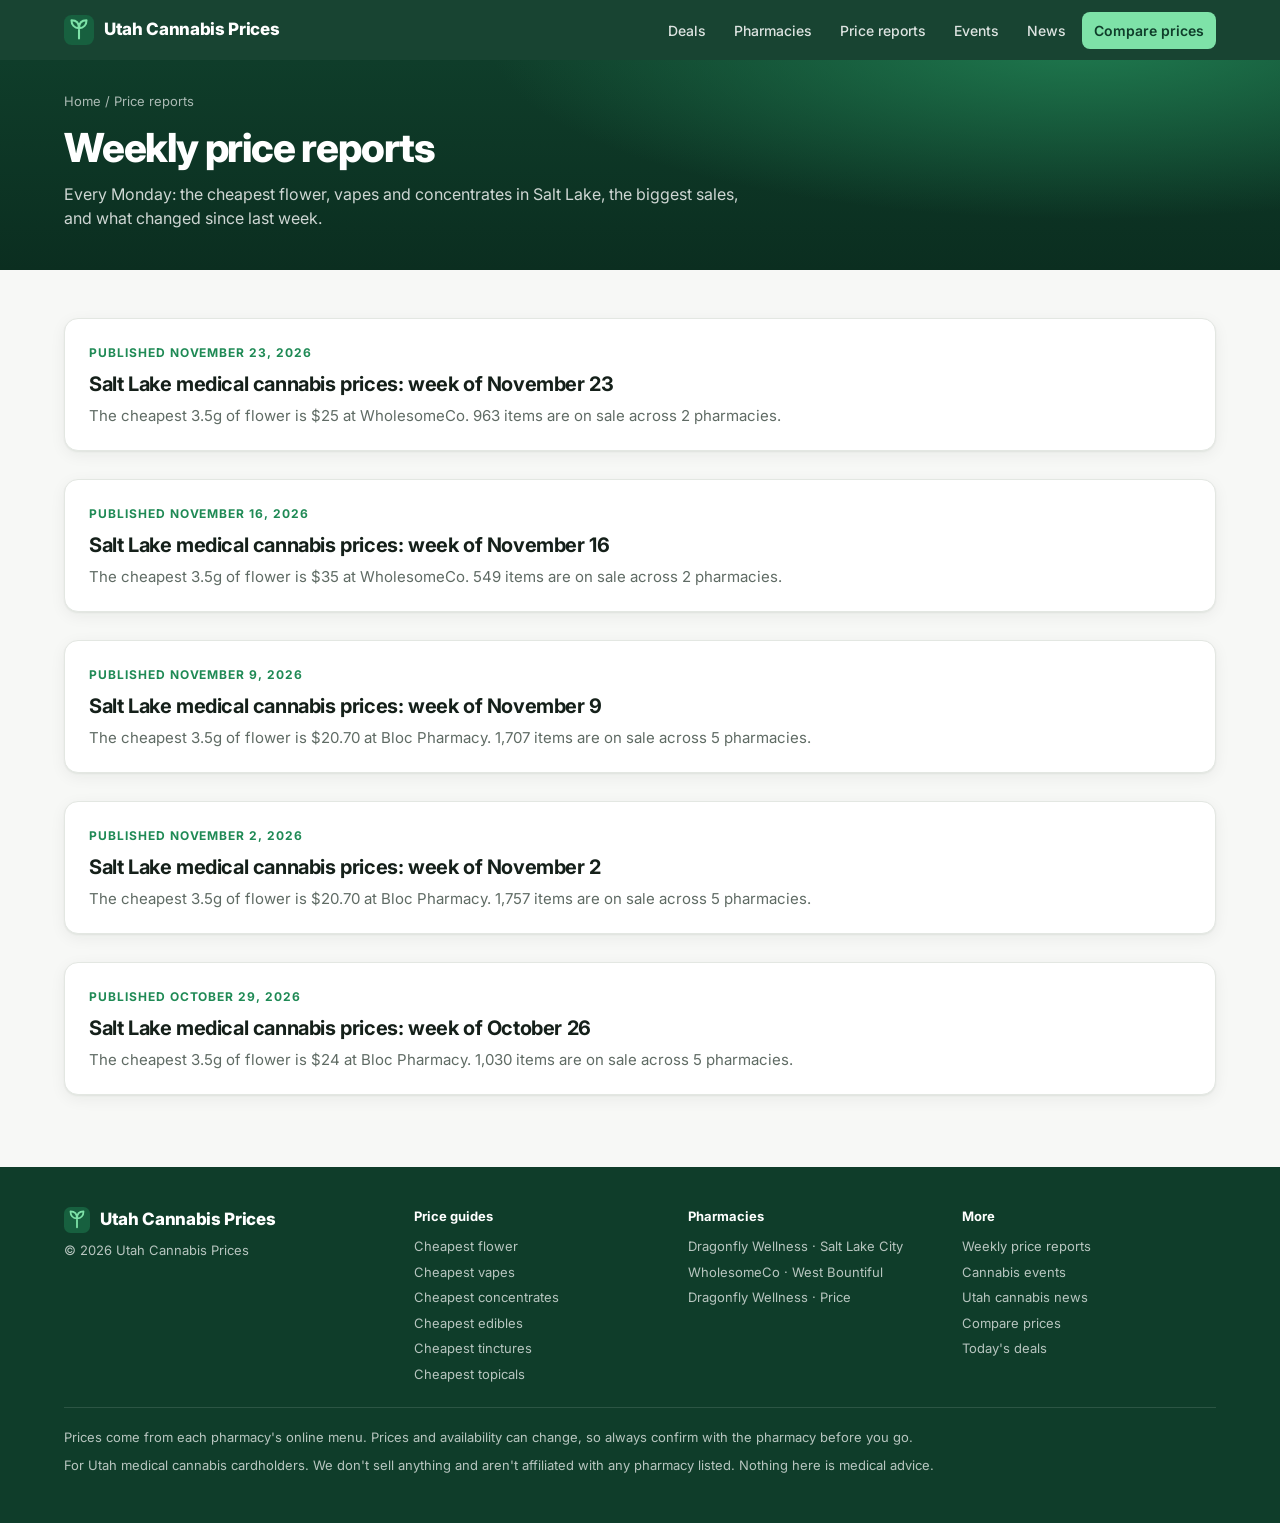
<file: site/reports/index.html>
<!doctype html>
<html lang="en">
<head>
<meta charset="utf-8">
<meta name="viewport" content="width=device-width, initial-scale=1">
<title>Weekly Salt Lake Medical Cannabis Price Reports · Utah Cannabis Prices</title>
<meta name="description" content="Weekly reports on medical cannabis prices and deals at Salt Lake area pharmacies.">
<link rel="canonical" href="https://cann3dc0rn.github.io/slc-pharmacy-prices/reports/">
<meta property="og:title" content="Weekly Salt Lake Medical Cannabis Price Reports · Utah Cannabis Prices">
<meta property="og:description" content="Weekly reports on medical cannabis prices and deals at Salt Lake area pharmacies.">
<meta property="og:type" content="website">
<meta property="og:url" content="https://cann3dc0rn.github.io/slc-pharmacy-prices/reports/">
<meta property="og:site_name" content="Utah Cannabis Prices">
<meta name="theme-color" content="#0f3d2a">
<link rel="icon" href="data:image/svg+xml,%3Csvg xmlns='http://www.w3.org/2000/svg' viewBox='0 0 32 32'%3E%3Crect width='32' height='32' rx='8' fill='%230f3d2a'/%3E%3Cpath d='M16 25V14M16 14c-5 0-8-3.5-8-8.5 5 0 8 3 8 8.5zm0 0c5 0 8-3.5 8-8.5-5 0-8 3-8 8.5z' stroke='%237ee2a8' stroke-width='2.2' fill='none' stroke-linecap='round' stroke-linejoin='round'/%3E%3C/svg%3E">
<link rel="preconnect" href="https://fonts.googleapis.com">
<link rel="preconnect" href="https://fonts.gstatic.com" crossorigin>
<link href="https://fonts.googleapis.com/css2?family=Inter:wght@400;500;600;700;800&display=swap" rel="stylesheet">
<link rel="stylesheet" href="../style.css">
</head>
<body>
<header class="nav">
  <div class="wrap">
    <a class="logo" href="../" aria-label="Utah Cannabis Prices home"><svg width="30" height="30" viewBox="0 0 32 32" aria-hidden="true"><rect width="32" height="32" rx="8" fill="#17603f"/><path d="M16 25V14M16 14c-5 0-8-3.5-8-8.5 5 0 8 3 8 8.5zm0 0c5 0 8-3.5 8-8.5-5 0-8 3-8 8.5z" stroke="#7ee2a8" stroke-width="2.2" fill="none" stroke-linecap="round" stroke-linejoin="round"/></svg> Utah Cannabis Prices</a>
    <nav aria-label="Main">
      <a href="../#deals">Deals</a>
      <a href="../#pharmacies">Pharmacies</a>
      <a href="../reports/">Price reports</a>
      <a href="../events/">Events</a>
      <a href="../news/">News</a>
      <a class="primary" href="../#compare">Compare prices</a>
    </nav>
  </div>
</header>
<main>
<div class="phero"><div class="wrap">
  <div class="crumbs"><a href="../">Home</a> / Price reports</div>
  <h1>Weekly price reports</h1>
  <p>Every Monday: the cheapest flower, vapes and concentrates in Salt Lake, the biggest sales, and what changed since last week.</p>
  
</div></div><div class="wrap"><section><div class="rlist"><a class="latest" href="2026-11-23.html"><span class="eyebrow">Published November 23, 2026</span>
<h3>Salt Lake medical cannabis prices: week of November 23</h3><p>The cheapest 3.5g of flower is $25 at WholesomeCo. 963 items are on sale across 2 pharmacies.</p></a><a class="latest" href="2026-11-16.html"><span class="eyebrow">Published November 16, 2026</span>
<h3>Salt Lake medical cannabis prices: week of November 16</h3><p>The cheapest 3.5g of flower is $35 at WholesomeCo. 549 items are on sale across 2 pharmacies.</p></a><a class="latest" href="2026-11-09.html"><span class="eyebrow">Published November 9, 2026</span>
<h3>Salt Lake medical cannabis prices: week of November 9</h3><p>The cheapest 3.5g of flower is $20.70 at Bloc Pharmacy. 1,707 items are on sale across 5 pharmacies.</p></a><a class="latest" href="2026-11-02.html"><span class="eyebrow">Published November 2, 2026</span>
<h3>Salt Lake medical cannabis prices: week of November 2</h3><p>The cheapest 3.5g of flower is $20.70 at Bloc Pharmacy. 1,757 items are on sale across 5 pharmacies.</p></a><a class="latest" href="2026-10-26.html"><span class="eyebrow">Published October 29, 2026</span>
<h3>Salt Lake medical cannabis prices: week of October 26</h3><p>The cheapest 3.5g of flower is $24 at Bloc Pharmacy. 1,030 items are on sale across 5 pharmacies.</p></a></div></section></div>
</main>
<footer>
  <div class="wrap">
    <div>
      <div class="logo"><svg width="26" height="26" viewBox="0 0 32 32" aria-hidden="true"><rect width="32" height="32" rx="8" fill="#17603f"/><path d="M16 25V14M16 14c-5 0-8-3.5-8-8.5 5 0 8 3 8 8.5zm0 0c5 0 8-3.5 8-8.5-5 0-8 3-8 8.5z" stroke="#7ee2a8" stroke-width="2.2" fill="none" stroke-linecap="round" stroke-linejoin="round"/></svg> Utah Cannabis Prices</div>
      <p>© 2026 Utah Cannabis Prices</p>
    </div>
    <div class="flinks"><h4>Price guides</h4><a href="../prices/flower.html">Cheapest flower</a><a href="../prices/vapes.html">Cheapest vapes</a><a href="../prices/concentrates.html">Cheapest concentrates</a><a href="../prices/edibles.html">Cheapest edibles</a><a href="../prices/tinctures.html">Cheapest tinctures</a><a href="../prices/topicals.html">Cheapest topicals</a></div>
    <div class="flinks"><h4>Pharmacies</h4><a href="../pharmacy/dragonfly-slc.html">Dragonfly Wellness · Salt Lake City</a><a href="../pharmacy/wholesomeco.html">WholesomeCo · West Bountiful</a><a href="../pharmacy/dragonfly-price.html">Dragonfly Wellness · Price</a></div>
    <div class="flinks"><h4>More</h4><a href="../reports/">Weekly price reports</a><a href="../events/">Cannabis events</a><a href="../news/">Utah cannabis news</a><a href="../#compare">Compare prices</a><a href="../#deals">Today's deals</a></div>
    <div class="about">
      <p>Prices come from each pharmacy's online menu. Prices and availability can change, so always confirm with the pharmacy before you go.</p>
      <p>For Utah medical cannabis cardholders. We don't sell anything and aren't affiliated with any pharmacy listed. Nothing here is medical advice.</p>
    </div>
  </div>
</footer>
</body>
</html>
</file>
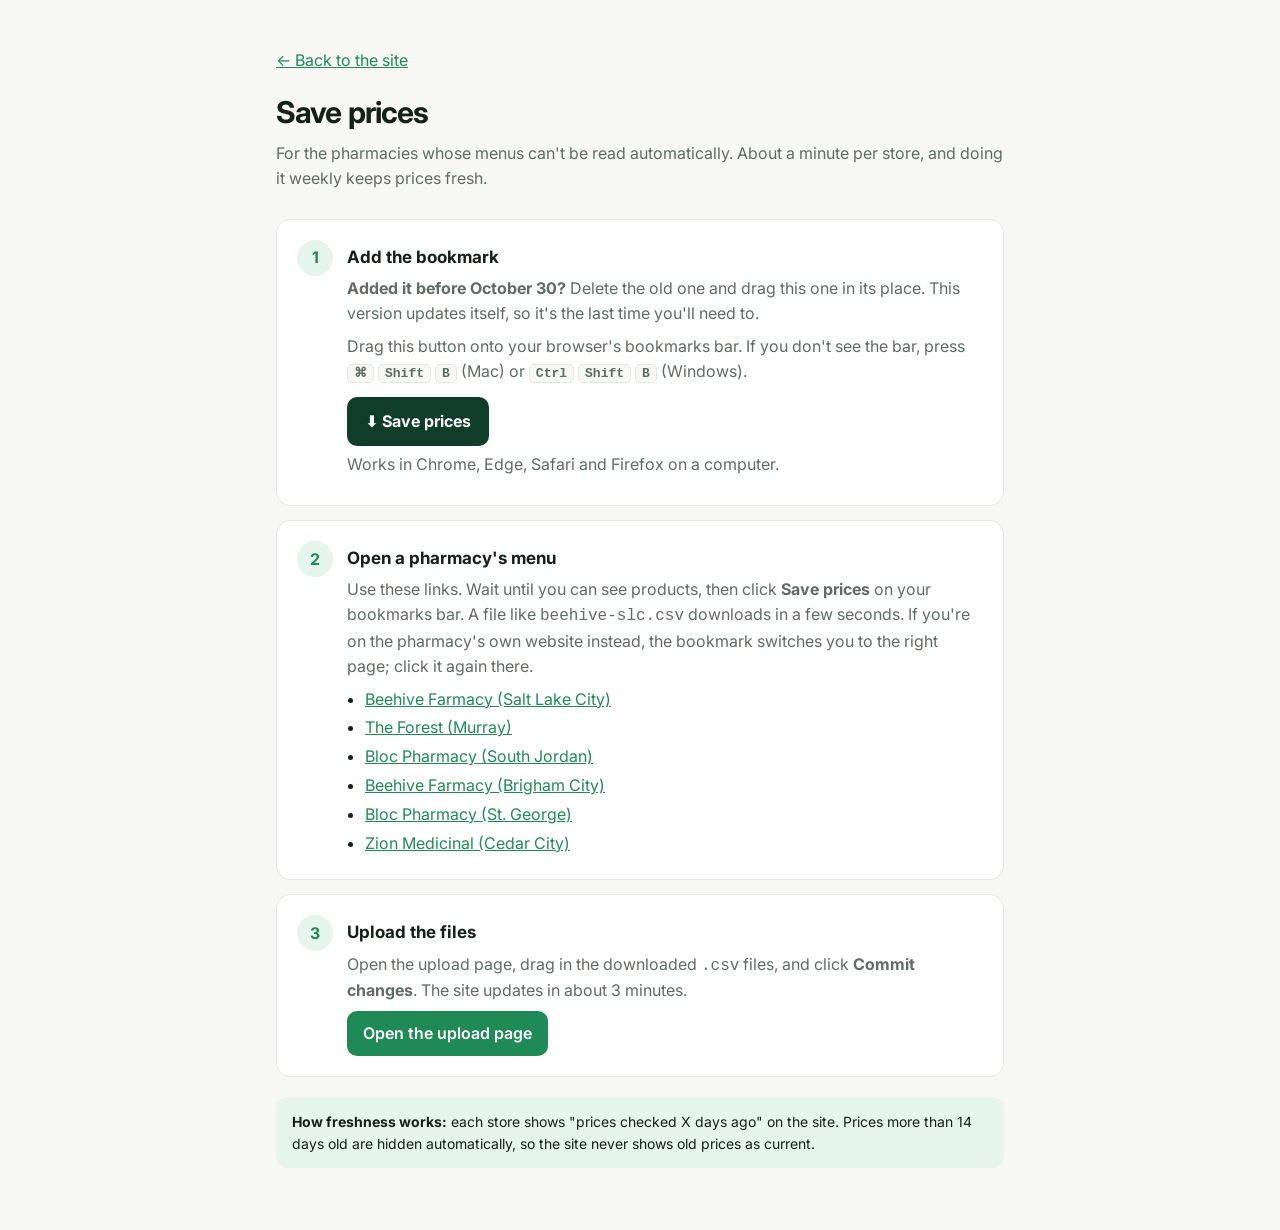
<file: site/save-prices.html>
<!doctype html>
<html lang="en">
<head>
<meta charset="utf-8">
<meta name="viewport" content="width=device-width, initial-scale=1">
<meta name="robots" content="noindex">
<title>Save Prices · Utah Cannabis Prices</title>
<link rel="preconnect" href="https://fonts.googleapis.com">
<link rel="preconnect" href="https://fonts.gstatic.com" crossorigin>
<link href="https://fonts.googleapis.com/css2?family=Inter:wght@400;500;600;700;800&display=swap" rel="stylesheet">
<style>
:root { --bg: #f7f8f6; --surface: #fff; --text: #15201a; --muted: #5f6b64; --line: #e3e7e2; --brand: #0f3d2a; --accent: #1f8a55; --accent-soft: #e5f4ec; }
@media (prefers-color-scheme: dark) {
  :root { --bg: #0e1411; --surface: #161e1a; --text: #e9eeeb; --muted: #a2ada7; --line: #26322c; --accent: #4cc489; --accent-soft: #183326; }
}
* { box-sizing: border-box; }
body { margin: 0; background: var(--bg); color: var(--text); font: 16px/1.55 Inter, system-ui, sans-serif; }
.wrap { max-width: 760px; margin: 0 auto; padding: 32px 16px 64px; }
a { color: var(--accent); }
h1 { font-size: 30px; letter-spacing: -.03em; margin: 0 0 6px; }
.sub { color: var(--muted); margin: 0 0 28px; }
.step { background: var(--surface); border: 1px solid var(--line); border-radius: 14px; padding: 20px; margin-bottom: 14px; display: grid; grid-template-columns: 36px 1fr; gap: 14px; }
.n { width: 36px; height: 36px; border-radius: 50%; background: var(--accent-soft); color: var(--accent); font-weight: 700; display: grid; place-items: center; }
.step h2 { font-size: 17px; margin: 4px 0 6px; }
.step p { margin: 0 0 8px; color: var(--muted); }
.bm { display: inline-flex; align-items: center; gap: 8px; background: var(--brand); color: #fff; text-decoration: none; font-weight: 700;
  padding: 12px 18px; border-radius: 10px; cursor: grab; margin: 6px 0; }
.bm[aria-disabled=true] { opacity: .5; }
kbd { font: 600 13px ui-monospace, monospace; background: var(--bg); border: 1px solid var(--line); border-radius: 5px; padding: 1px 6px; }
ul { margin: 6px 0 0; padding-left: 18px; }
li { margin: 4px 0; }
.note { background: var(--accent-soft); border-radius: 12px; padding: 14px 16px; font-size: 14px; margin-top: 20px; }
.btn { display: inline-block; background: var(--accent); color: #fff; text-decoration: none; font-weight: 600; padding: 10px 16px; border-radius: 10px; }
</style>
</head>
<body>
<div class="wrap">
  <p><a href="./">← Back to the site</a></p>
  <h1>Save prices</h1>
  <p class="sub">For the pharmacies whose menus can't be read automatically. About a minute per store, and doing it weekly keeps prices fresh.</p>

  <div class="step"><span class="n">1</span><div>
    <h2>Add the bookmark</h2>
    <p><b>Added it before October 30?</b> Delete the old one and drag this one in its place. This version updates itself, so it's the last time you'll need to.</p>
    <p>Drag this button onto your browser's bookmarks bar. If you don't see the bar, press <kbd>⌘</kbd> <kbd>Shift</kbd> <kbd>B</kbd> (Mac) or <kbd>Ctrl</kbd> <kbd>Shift</kbd> <kbd>B</kbd> (Windows).</p>
    <a class="bm" id="bm" href="#" aria-disabled="true" onclick="alert('Drag this onto your bookmarks bar instead of clicking it.'); return false;">⬇ Save prices</a>
    <p>Works in Chrome, Edge, Safari and Firefox on a computer.</p>
  </div></div>

  <div class="step"><span class="n">2</span><div>
    <h2>Open a pharmacy's menu</h2>
    <p>Use these links. Wait until you can see products, then click <b>Save prices</b> on your bookmarks bar. A file like <code>beehive-slc.csv</code> downloads in a few seconds. If you're on the pharmacy's own website instead, the bookmark switches you to the right page; click it again there.</p>
    <ul>
      <li><a href="https://shop.beehivefarmacy.com/stores/beehives-farmacy" target="_blank" rel="noopener">Beehive Farmacy (Salt Lake City)</a></li>
      <li><a href="https://dutchie.com/stores/the-forest-murray" target="_blank" rel="noopener">The Forest (Murray)</a></li>
      <li><a href="https://dutchie.com/embedded-menu/6035916f516b4e34776f4dc5" target="_blank" rel="noopener">Bloc Pharmacy (South Jordan)</a></li>
      <li><a href="https://shop.beehivefarmacy.com/stores/beehive-farmacy-brigham-city" target="_blank" rel="noopener">Beehive Farmacy (Brigham City)</a></li>
      <li><a href="https://dutchie.com/embedded-menu/60359153c590f500e234ba43" target="_blank" rel="noopener">Bloc Pharmacy (St. George)</a></li>
      <li><a href="https://dutchie.com/embedded-menu/60b0455896ed3f00b4e88396" target="_blank" rel="noopener">Zion Medicinal (Cedar City)</a></li>
    </ul>
  </div></div>

  <div class="step"><span class="n">3</span><div>
    <h2>Upload the files</h2>
    <p>Open the upload page, drag in the downloaded <code>.csv</code> files, and click <b>Commit changes</b>. The site updates in about 3 minutes.</p>
    <a class="btn" href="https://github.com/CANN3DC0RN/slc-pharmacy-prices/upload/main/partners" target="_blank" rel="noopener">Open the upload page</a>
  </div></div>

  <div class="note">
    <b>How freshness works:</b> each store shows "prices checked X days ago" on the site. Prices more than 14 days old are hidden automatically, so the site never shows old prices as current.
  </div>
</div>
<script>
// The bookmark is a small loader: each click fetches the latest export.js from this site,
// so fixes and new pharmacies reach it without dragging it again. If a pharmacy's site
// won't load outside scripts, the fallback still sends them to the readable menu page.
const src = new URL("export.js", location.href).href;
const loader = `(() => {
  const s = document.createElement("script");
  s.src = ${JSON.stringify(src)} + "?" + Date.now();
  s.onerror = () => {
    const m = document.documentElement.innerHTML.match(/embedded-menu\\/([a-f0-9]{24})/);
    if (m) location.href = "https://dutchie.com/embedded-menu/" + m[1];
    else alert("Save prices couldn't start on this page. Open the menu from the Save prices page and try again.");
  };
  document.body.appendChild(s);
})();`;
const bm = document.getElementById("bm");
bm.href = "javascript:" + encodeURIComponent(loader);
bm.removeAttribute("aria-disabled");
</script>
</body>
</html>
</file>
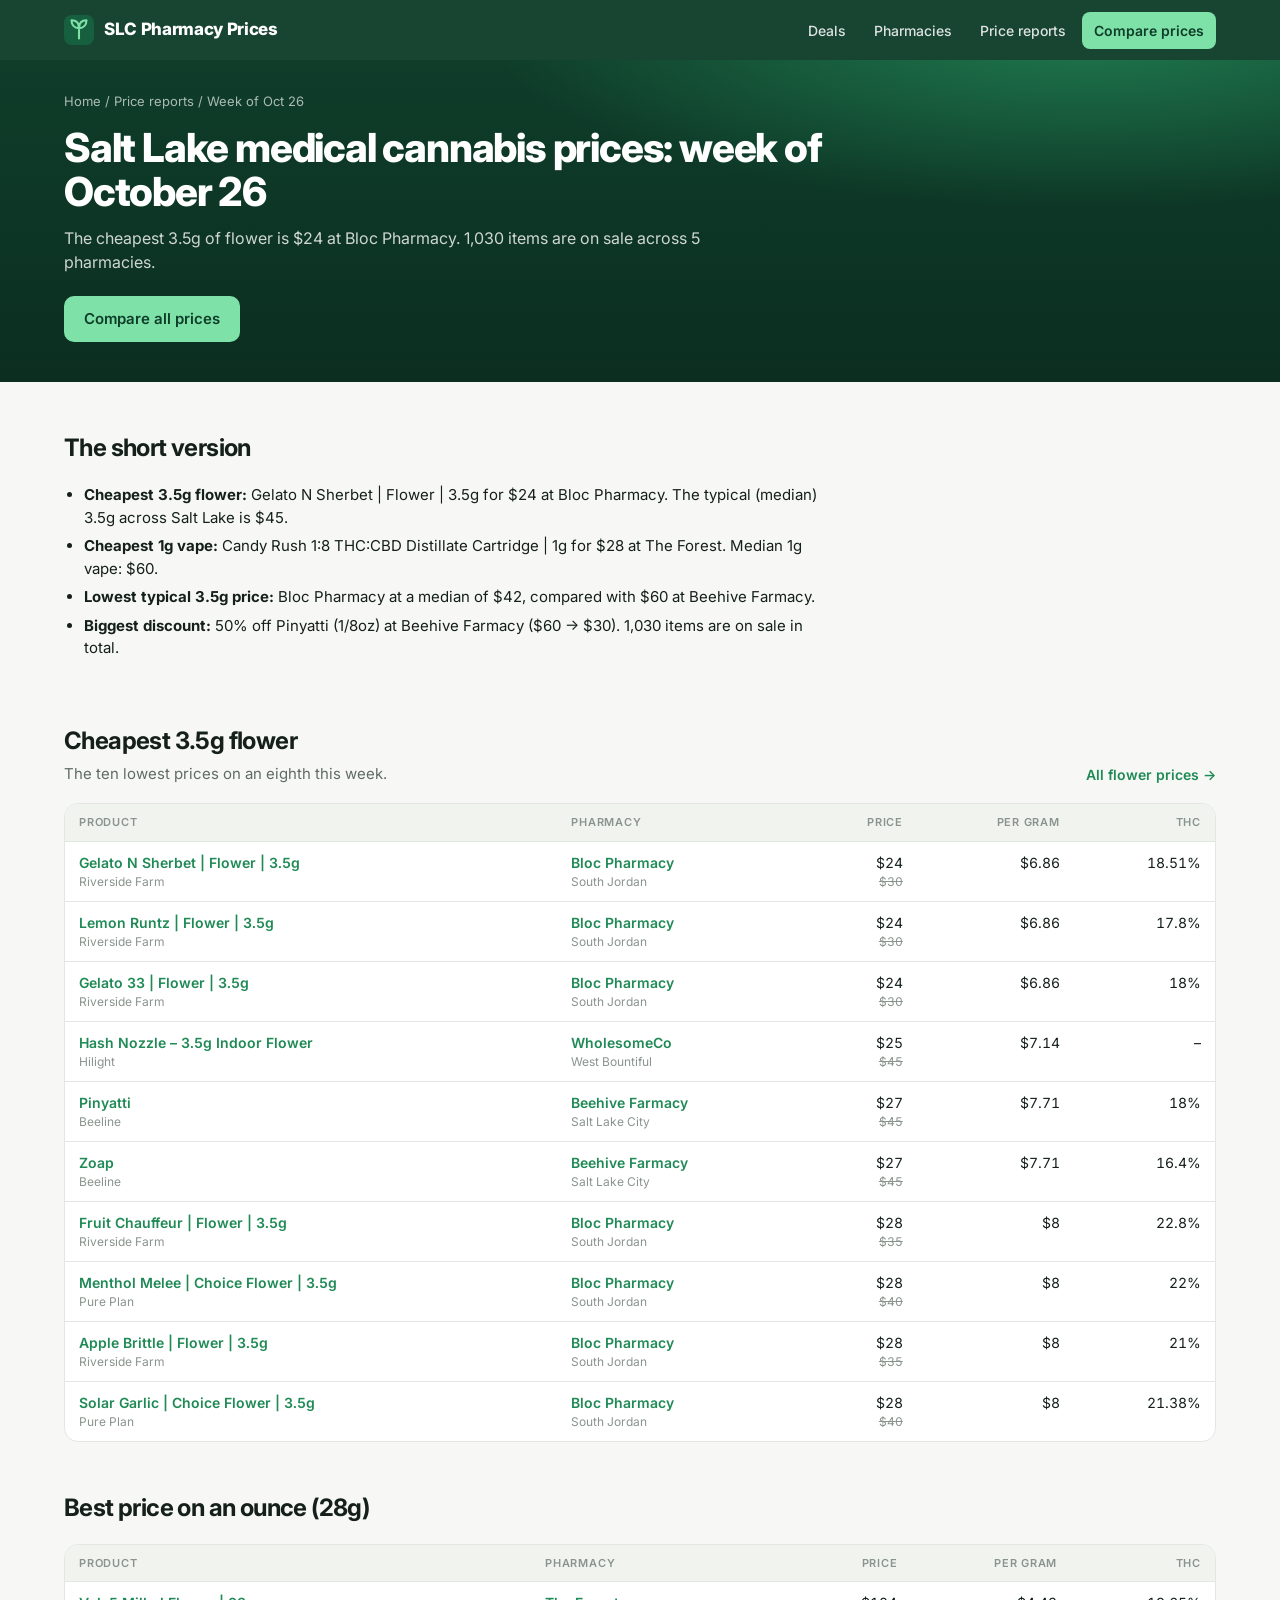
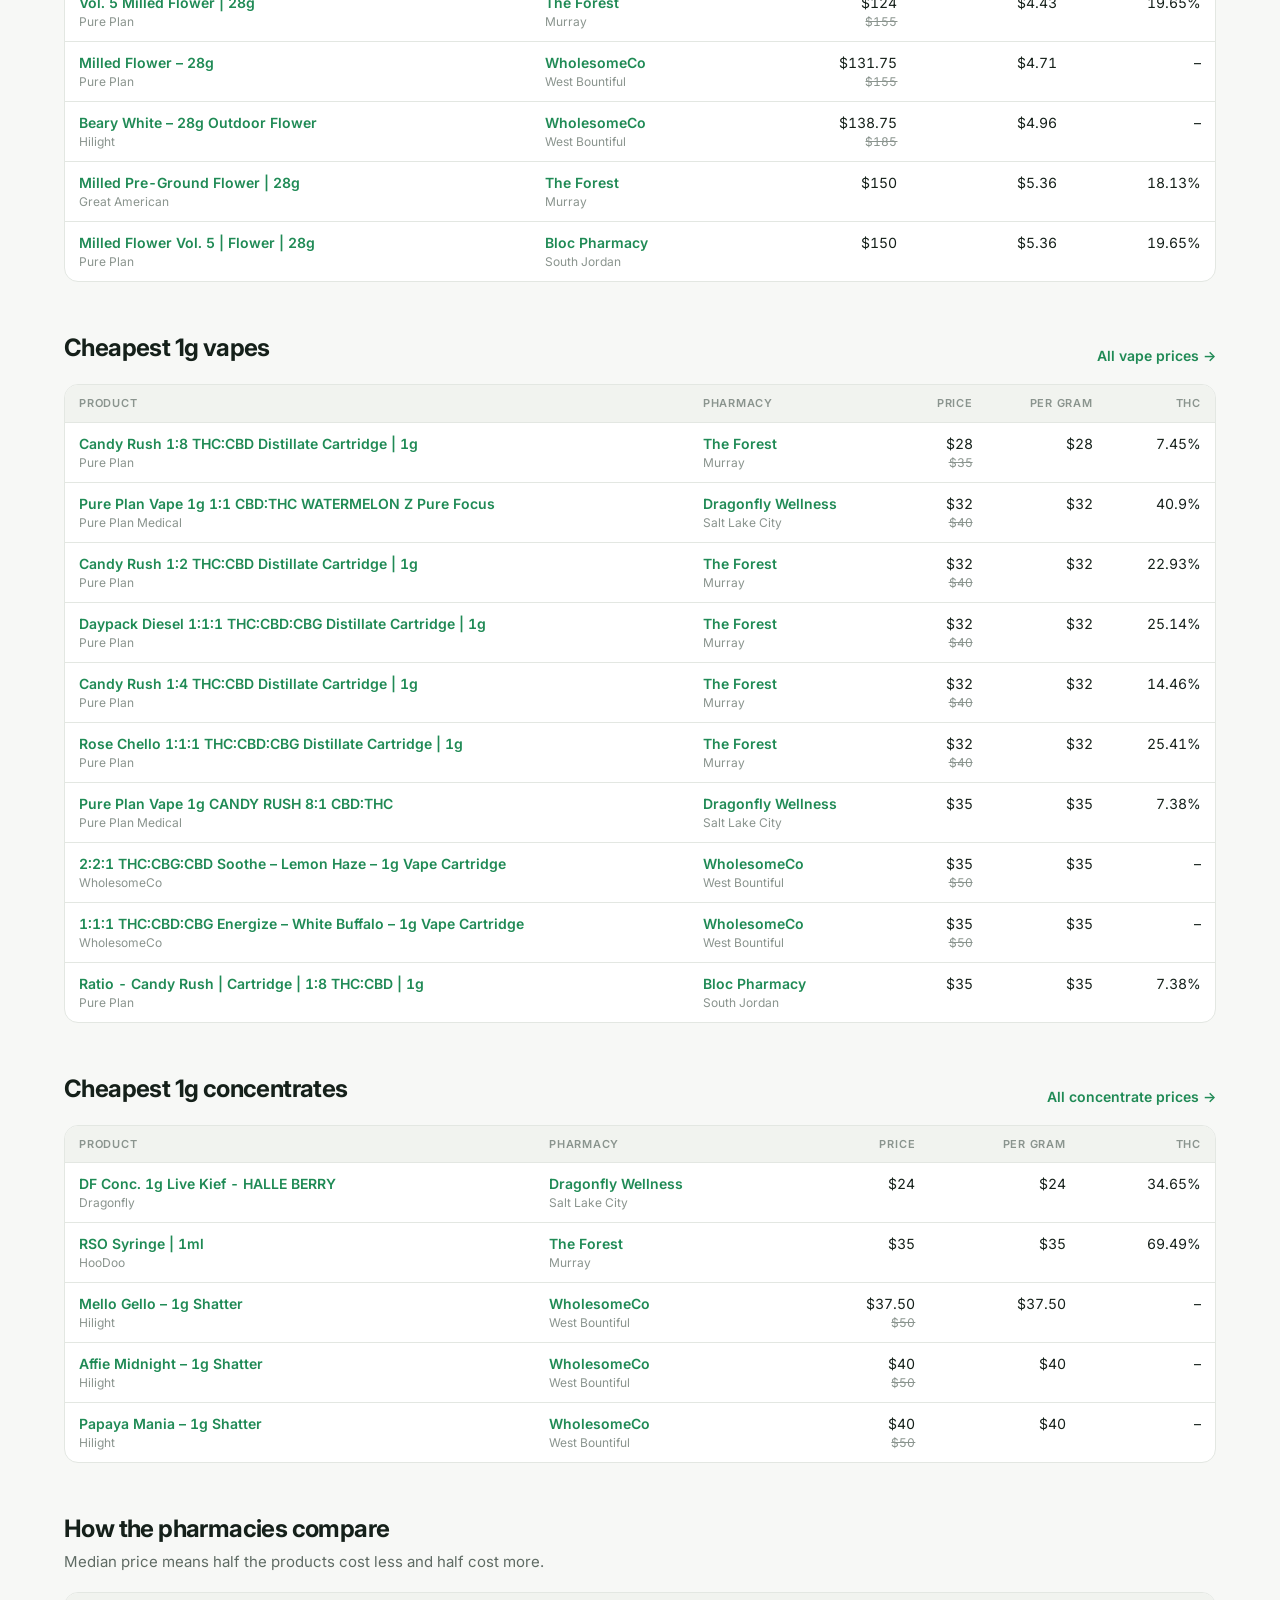
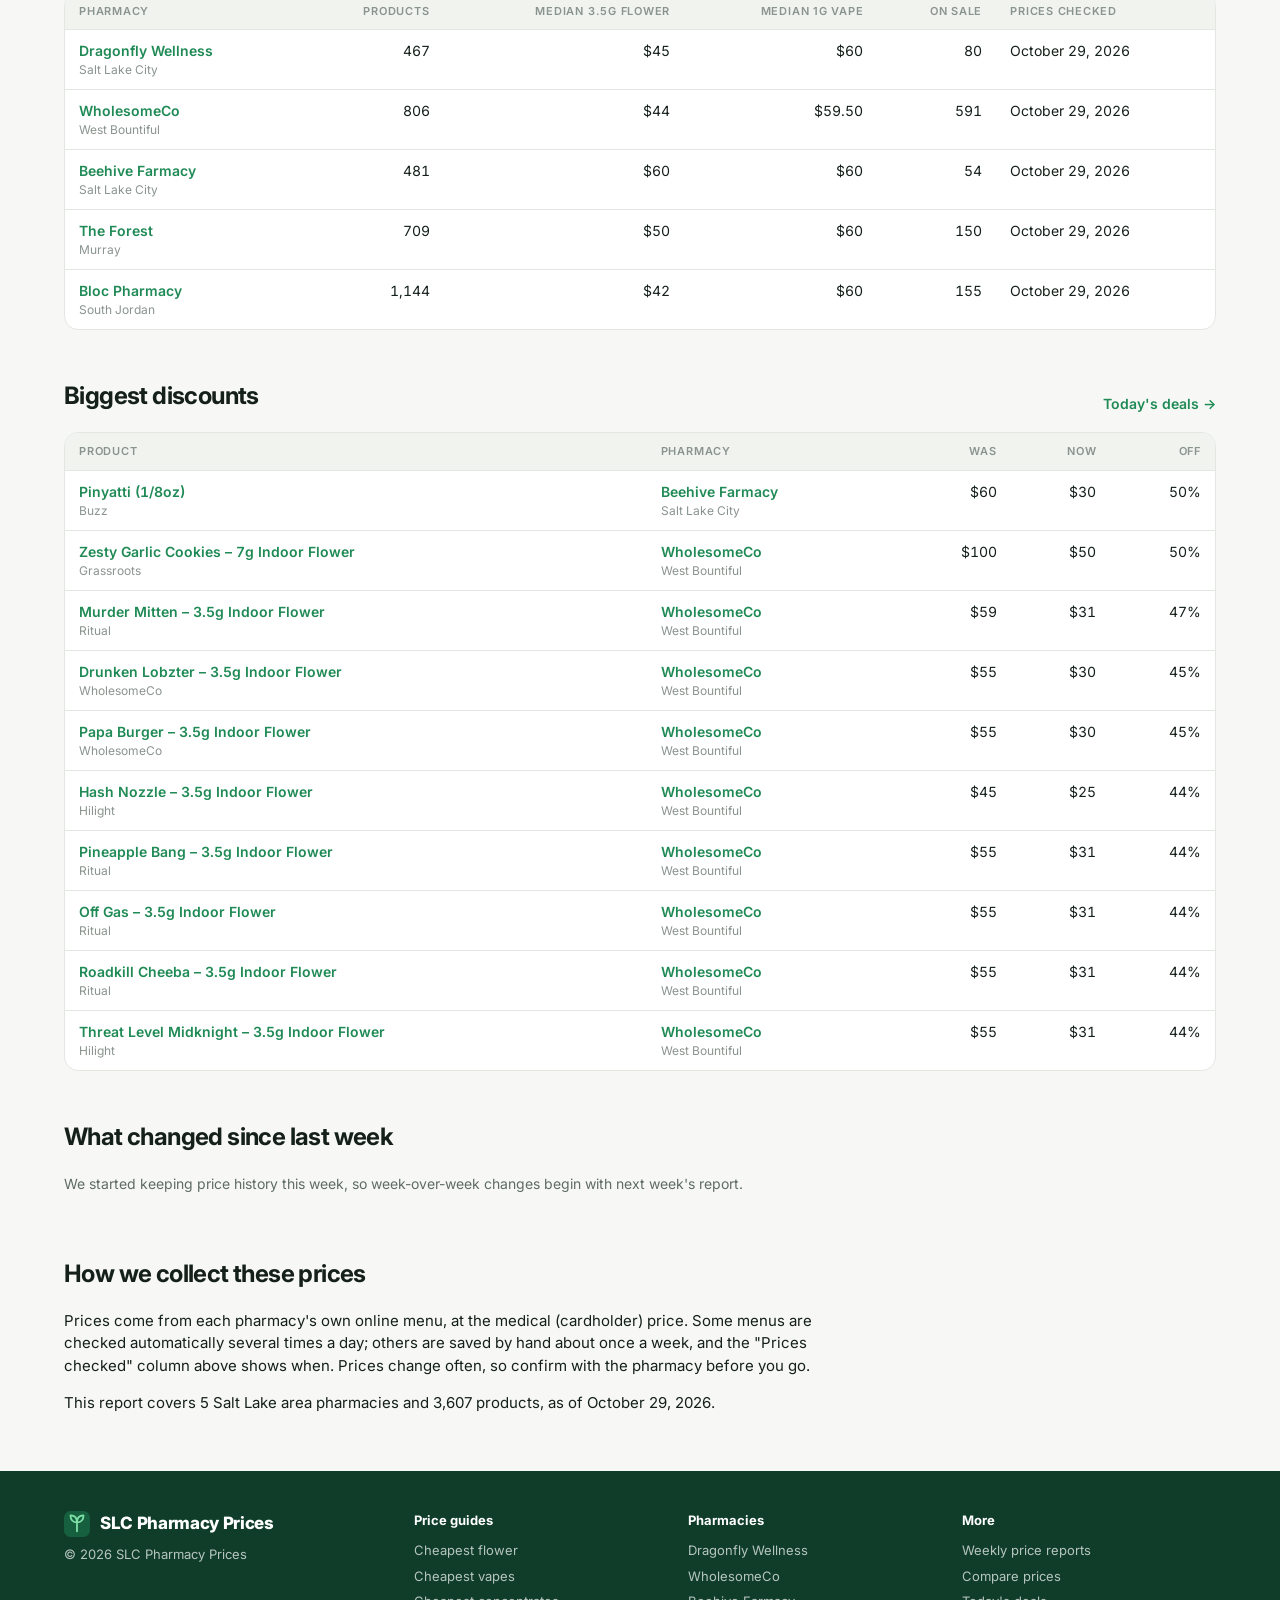
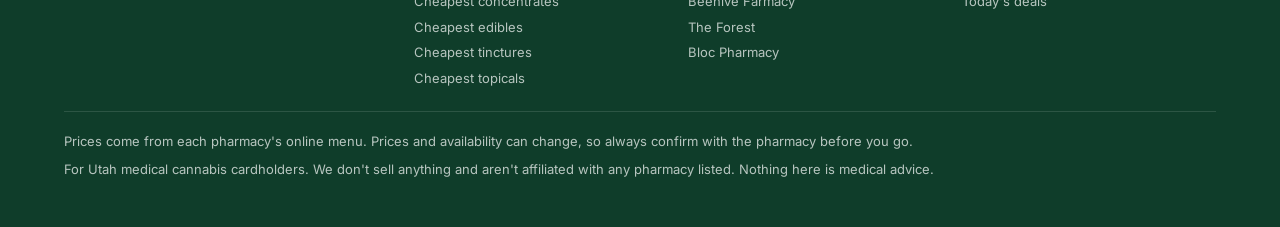
<file: site/reports/2026-10-26.html>
<!doctype html>
<html lang="en">
<head>
<meta charset="utf-8">
<meta name="viewport" content="width=device-width, initial-scale=1">
<title>Salt Lake medical cannabis prices: week of October 26 · SLC Pharmacy Prices</title>
<meta name="description" content="The cheapest 3.5g of flower is $24 at Bloc Pharmacy. 1,030 items are on sale across 5 pharmacies.">
<link rel="canonical" href="https://cann3dc0rn.github.io/slc-pharmacy-prices/reports/2026-10-26.html">
<meta property="og:title" content="Salt Lake medical cannabis prices: week of October 26 · SLC Pharmacy Prices">
<meta property="og:description" content="The cheapest 3.5g of flower is $24 at Bloc Pharmacy. 1,030 items are on sale across 5 pharmacies.">
<meta property="og:type" content="website">
<meta property="og:url" content="https://cann3dc0rn.github.io/slc-pharmacy-prices/reports/2026-10-26.html">
<meta property="og:site_name" content="SLC Pharmacy Prices">
<meta name="theme-color" content="#0f3d2a">
<link rel="icon" href="data:image/svg+xml,%3Csvg xmlns='http://www.w3.org/2000/svg' viewBox='0 0 32 32'%3E%3Crect width='32' height='32' rx='8' fill='%230f3d2a'/%3E%3Cpath d='M16 25V14M16 14c-5 0-8-3.5-8-8.5 5 0 8 3 8 8.5zm0 0c5 0 8-3.5 8-8.5-5 0-8 3-8 8.5z' stroke='%237ee2a8' stroke-width='2.2' fill='none' stroke-linecap='round' stroke-linejoin='round'/%3E%3C/svg%3E">
<link rel="preconnect" href="https://fonts.googleapis.com">
<link rel="preconnect" href="https://fonts.gstatic.com" crossorigin>
<link href="https://fonts.googleapis.com/css2?family=Inter:wght@400;500;600;700;800&display=swap" rel="stylesheet">
<link rel="stylesheet" href="../style.css">
<script type="application/ld+json">{"@context": "https://schema.org", "@type": "Article", "headline": "Salt Lake medical cannabis prices: week of October 26", "description": "The cheapest 3.5g of flower is $24 at Bloc Pharmacy. 1,030 items are on sale across 5 pharmacies.", "datePublished": "2026-10-29", "author": {"@type": "Organization", "name": "SLC Pharmacy Prices"}, "publisher": {"@type": "Organization", "name": "SLC Pharmacy Prices"}}</script>
</head>
<body>
<header class="nav">
  <div class="wrap">
    <a class="logo" href="../" aria-label="SLC Pharmacy Prices home"><svg width="30" height="30" viewBox="0 0 32 32" aria-hidden="true"><rect width="32" height="32" rx="8" fill="#17603f"/><path d="M16 25V14M16 14c-5 0-8-3.5-8-8.5 5 0 8 3 8 8.5zm0 0c5 0 8-3.5 8-8.5-5 0-8 3-8 8.5z" stroke="#7ee2a8" stroke-width="2.2" fill="none" stroke-linecap="round" stroke-linejoin="round"/></svg> SLC Pharmacy Prices</a>
    <nav aria-label="Main">
      <a href="../#deals">Deals</a>
      <a href="../#pharmacies">Pharmacies</a>
      <a href="../reports/">Price reports</a>
      <a class="primary" href="../#compare">Compare prices</a>
    </nav>
  </div>
</header>
<main>
<div class="phero"><div class="wrap">
  <div class="crumbs"><a href="../">Home</a> / <a href="./">Price reports</a> / Week of Oct 26</div>
  <h1>Salt Lake medical cannabis prices: week of October 26</h1>
  <p>The cheapest 3.5g of flower is $24 at Bloc Pharmacy. 1,030 items are on sale across 5 pharmacies.</p>
  <div class="btn-row"><a class="btn light" href="../#compare">Compare all prices</a></div>
</div></div><div class="wrap"><section><div class="head"><div><h2>The short version</h2></div></div>
<div class="prose"><ul><li><b>Cheapest 3.5g flower:</b> Gelato N Sherbet | Flower | 3.5g for $24 at Bloc Pharmacy. The typical (median) 3.5g across Salt Lake is $45.</li><li><b>Cheapest 1g vape:</b> Candy Rush 1:8 THC:CBD Distillate Cartridge | 1g for $28 at The Forest. Median 1g vape: $60.</li><li><b>Lowest typical 3.5g price:</b> Bloc Pharmacy at a median of $42, compared with $60 at Beehive Farmacy.</li><li><b>Biggest discount:</b> 50% off Pinyatti (1/8oz) at Beehive Farmacy ($60 → $30). 1,030 items are on sale in total.</li></ul></div></section><section><div class="head"><div><h2>Cheapest 3.5g flower</h2><p>The ten lowest prices on an eighth this week.</p></div><a class="link" href="../prices/flower.html">All flower prices →</a></div>
<div class="tbl"><table class="t"><thead><tr><th>Product</th><th>Pharmacy</th><th class="num">Price</th><th class="num">Per gram</th><th class="num">THC</th></tr></thead><tbody><tr><td><a href="https://dutchie.com/embedded-menu/6035916f516b4e34776f4dc5/product/gelato-n-sherbet-flower-3-5g" target="_blank" rel="noopener">Gelato N Sherbet | Flower | 3.5g</a><span class="sub">Riverside Farm</span></td><td><a href="../pharmacy/bloc-south-jordan.html">Bloc Pharmacy</a><span class="sub">South Jordan</span></td><td class="num">$24<span class="sub"><s>$30</s></span></td><td class="num">$6.86</td><td class="num">18.51%</td></tr><tr><td><a href="https://dutchie.com/embedded-menu/6035916f516b4e34776f4dc5/product/lemon-runtz-flower-3-5g" target="_blank" rel="noopener">Lemon Runtz | Flower | 3.5g</a><span class="sub">Riverside Farm</span></td><td><a href="../pharmacy/bloc-south-jordan.html">Bloc Pharmacy</a><span class="sub">South Jordan</span></td><td class="num">$24<span class="sub"><s>$30</s></span></td><td class="num">$6.86</td><td class="num">17.8%</td></tr><tr><td><a href="https://dutchie.com/embedded-menu/6035916f516b4e34776f4dc5/product/gelato-33-flower-3-5g" target="_blank" rel="noopener">Gelato 33 | Flower | 3.5g</a><span class="sub">Riverside Farm</span></td><td><a href="../pharmacy/bloc-south-jordan.html">Bloc Pharmacy</a><span class="sub">South Jordan</span></td><td class="num">$24<span class="sub"><s>$30</s></span></td><td class="num">$6.86</td><td class="num">18%</td></tr><tr><td><a href="https://www.wholesome.co/shop/flower/hilight-hash-nozzle-3-5g-indoor-flower" target="_blank" rel="noopener">Hash Nozzle – 3.5g Indoor Flower</a><span class="sub">Hilight</span></td><td><a href="../pharmacy/wholesomeco.html">WholesomeCo</a><span class="sub">West Bountiful</span></td><td class="num">$25<span class="sub"><s>$45</s></span></td><td class="num">$7.14</td><td class="num">–</td></tr><tr><td><a href="https://shop.beehivefarmacy.com/stores/beehives-farmacy/product/pinyatti-75415" target="_blank" rel="noopener">Pinyatti</a><span class="sub">Beeline</span></td><td><a href="../pharmacy/beehive-slc.html">Beehive Farmacy</a><span class="sub">Salt Lake City</span></td><td class="num">$27<span class="sub"><s>$45</s></span></td><td class="num">$7.71</td><td class="num">18%</td></tr><tr><td><a href="https://shop.beehivefarmacy.com/stores/beehives-farmacy/product/zoap-33831" target="_blank" rel="noopener">Zoap</a><span class="sub">Beeline</span></td><td><a href="../pharmacy/beehive-slc.html">Beehive Farmacy</a><span class="sub">Salt Lake City</span></td><td class="num">$27<span class="sub"><s>$45</s></span></td><td class="num">$7.71</td><td class="num">16.4%</td></tr><tr><td><a href="https://dutchie.com/embedded-menu/6035916f516b4e34776f4dc5/product/fruit-chauffeur-flower-3-5g" target="_blank" rel="noopener">Fruit Chauffeur | Flower | 3.5g</a><span class="sub">Riverside Farm</span></td><td><a href="../pharmacy/bloc-south-jordan.html">Bloc Pharmacy</a><span class="sub">South Jordan</span></td><td class="num">$28<span class="sub"><s>$35</s></span></td><td class="num">$8</td><td class="num">22.8%</td></tr><tr><td><a href="https://dutchie.com/embedded-menu/6035916f516b4e34776f4dc5/product/menthol-melee-choice-flower-3-5g" target="_blank" rel="noopener">Menthol Melee | Choice Flower | 3.5g</a><span class="sub">Pure Plan</span></td><td><a href="../pharmacy/bloc-south-jordan.html">Bloc Pharmacy</a><span class="sub">South Jordan</span></td><td class="num">$28<span class="sub"><s>$40</s></span></td><td class="num">$8</td><td class="num">22%</td></tr><tr><td><a href="https://dutchie.com/embedded-menu/6035916f516b4e34776f4dc5/product/apple-brittle-flower-3-5g" target="_blank" rel="noopener">Apple Brittle | Flower | 3.5g</a><span class="sub">Riverside Farm</span></td><td><a href="../pharmacy/bloc-south-jordan.html">Bloc Pharmacy</a><span class="sub">South Jordan</span></td><td class="num">$28<span class="sub"><s>$35</s></span></td><td class="num">$8</td><td class="num">21%</td></tr><tr><td><a href="https://dutchie.com/embedded-menu/6035916f516b4e34776f4dc5/product/solar-garlic-choice-flower-3-5g" target="_blank" rel="noopener">Solar Garlic | Choice Flower | 3.5g</a><span class="sub">Pure Plan</span></td><td><a href="../pharmacy/bloc-south-jordan.html">Bloc Pharmacy</a><span class="sub">South Jordan</span></td><td class="num">$28<span class="sub"><s>$40</s></span></td><td class="num">$8</td><td class="num">21.38%</td></tr></tbody></table></div></section><section><div class="head"><div><h2>Best price on an ounce (28g)</h2></div></div>
<div class="tbl"><table class="t"><thead><tr><th>Product</th><th>Pharmacy</th><th class="num">Price</th><th class="num">Per gram</th><th class="num">THC</th></tr></thead><tbody><tr><td><a href="https://dutchie.com/stores/the-forest-murray/product/vol-5-milled-flower-28g" target="_blank" rel="noopener">Vol. 5 Milled Flower | 28g</a><span class="sub">Pure Plan</span></td><td><a href="../pharmacy/the-forest-murray.html">The Forest</a><span class="sub">Murray</span></td><td class="num">$124<span class="sub"><s>$155</s></span></td><td class="num">$4.43</td><td class="num">19.65%</td></tr><tr><td><a href="https://www.wholesome.co/shop/flower/pure-plan-milled-flower-28g" target="_blank" rel="noopener">Milled Flower – 28g</a><span class="sub">Pure Plan</span></td><td><a href="../pharmacy/wholesomeco.html">WholesomeCo</a><span class="sub">West Bountiful</span></td><td class="num">$131.75<span class="sub"><s>$155</s></span></td><td class="num">$4.71</td><td class="num">–</td></tr><tr><td><a href="https://www.wholesome.co/shop/flower/hilight-beary-white-28g-outdoor-flower" target="_blank" rel="noopener">Beary White – 28g Outdoor Flower</a><span class="sub">Hilight</span></td><td><a href="../pharmacy/wholesomeco.html">WholesomeCo</a><span class="sub">West Bountiful</span></td><td class="num">$138.75<span class="sub"><s>$185</s></span></td><td class="num">$4.96</td><td class="num">–</td></tr><tr><td><a href="https://dutchie.com/stores/the-forest-murray/product/milled-pre-ground-flower-28g" target="_blank" rel="noopener">Milled Pre-Ground Flower | 28g</a><span class="sub">Great American</span></td><td><a href="../pharmacy/the-forest-murray.html">The Forest</a><span class="sub">Murray</span></td><td class="num">$150</td><td class="num">$5.36</td><td class="num">18.13%</td></tr><tr><td><a href="https://dutchie.com/embedded-menu/6035916f516b4e34776f4dc5/product/milled-flower-vol-5-flower-28g" target="_blank" rel="noopener">Milled Flower Vol. 5 | Flower | 28g</a><span class="sub">Pure Plan</span></td><td><a href="../pharmacy/bloc-south-jordan.html">Bloc Pharmacy</a><span class="sub">South Jordan</span></td><td class="num">$150</td><td class="num">$5.36</td><td class="num">19.65%</td></tr></tbody></table></div></section><section><div class="head"><div><h2>Cheapest 1g vapes</h2></div><a class="link" href="../prices/vapes.html">All vape prices →</a></div>
<div class="tbl"><table class="t"><thead><tr><th>Product</th><th>Pharmacy</th><th class="num">Price</th><th class="num">Per gram</th><th class="num">THC</th></tr></thead><tbody><tr><td><a href="https://dutchie.com/stores/the-forest-murray/product/candy-rush-1-8-thc-cbd-distillate-cartridge-1g" target="_blank" rel="noopener">Candy Rush 1:8 THC:CBD Distillate Cartridge | 1g</a><span class="sub">Pure Plan</span></td><td><a href="../pharmacy/the-forest-murray.html">The Forest</a><span class="sub">Murray</span></td><td class="num">$28<span class="sub"><s>$35</s></span></td><td class="num">$28</td><td class="num">7.45%</td></tr><tr><td><a href="https://dragonflywellness.com/products/pure-plan-vape-1g-1-1-cbd-thc-watermelon-z-pure-focus" target="_blank" rel="noopener">Pure Plan Vape 1g 1:1 CBD:THC WATERMELON Z Pure Focus</a><span class="sub">Pure Plan Medical</span></td><td><a href="../pharmacy/dragonfly-slc.html">Dragonfly Wellness</a><span class="sub">Salt Lake City</span></td><td class="num">$32<span class="sub"><s>$40</s></span></td><td class="num">$32</td><td class="num">40.9%</td></tr><tr><td><a href="https://dutchie.com/stores/the-forest-murray/product/candy-rush-1-2-thc-cbd-distillate-cartridge-1g" target="_blank" rel="noopener">Candy Rush 1:2 THC:CBD Distillate Cartridge | 1g</a><span class="sub">Pure Plan</span></td><td><a href="../pharmacy/the-forest-murray.html">The Forest</a><span class="sub">Murray</span></td><td class="num">$32<span class="sub"><s>$40</s></span></td><td class="num">$32</td><td class="num">22.93%</td></tr><tr><td><a href="https://dutchie.com/stores/the-forest-murray/product/daypack-diesel-1-1-1-thc-cbd-cbg-distillate-cartridge-1g" target="_blank" rel="noopener">Daypack Diesel 1:1:1 THC:CBD:CBG Distillate Cartridge | 1g</a><span class="sub">Pure Plan</span></td><td><a href="../pharmacy/the-forest-murray.html">The Forest</a><span class="sub">Murray</span></td><td class="num">$32<span class="sub"><s>$40</s></span></td><td class="num">$32</td><td class="num">25.14%</td></tr><tr><td><a href="https://dutchie.com/stores/the-forest-murray/product/candy-rush-1-4-thc-cbd-distillate-cartridge-1g" target="_blank" rel="noopener">Candy Rush 1:4 THC:CBD Distillate Cartridge | 1g</a><span class="sub">Pure Plan</span></td><td><a href="../pharmacy/the-forest-murray.html">The Forest</a><span class="sub">Murray</span></td><td class="num">$32<span class="sub"><s>$40</s></span></td><td class="num">$32</td><td class="num">14.46%</td></tr><tr><td><a href="https://dutchie.com/stores/the-forest-murray/product/rose-chello-1-1-1-thc-cbd-cbg-distillate-cartridge-1g" target="_blank" rel="noopener">Rose Chello 1:1:1 THC:CBD:CBG Distillate Cartridge | 1g</a><span class="sub">Pure Plan</span></td><td><a href="../pharmacy/the-forest-murray.html">The Forest</a><span class="sub">Murray</span></td><td class="num">$32<span class="sub"><s>$40</s></span></td><td class="num">$32</td><td class="num">25.41%</td></tr><tr><td><a href="https://dragonflywellness.com/products/pure-plan-vape-1g-candy-rush-8-1-cbd-thc" target="_blank" rel="noopener">Pure Plan Vape 1g CANDY RUSH 8:1 CBD:THC</a><span class="sub">Pure Plan Medical</span></td><td><a href="../pharmacy/dragonfly-slc.html">Dragonfly Wellness</a><span class="sub">Salt Lake City</span></td><td class="num">$35</td><td class="num">$35</td><td class="num">7.38%</td></tr><tr><td><a href="https://www.wholesome.co/shop/vape-cartridges/wholesomeco-2-2-1-thc-cbg-cbd-soothe-lemon-haze-1g-vape-cartridge" target="_blank" rel="noopener">2:2:1 THC:CBG:CBD Soothe – Lemon Haze – 1g Vape Cartridge</a><span class="sub">WholesomeCo</span></td><td><a href="../pharmacy/wholesomeco.html">WholesomeCo</a><span class="sub">West Bountiful</span></td><td class="num">$35<span class="sub"><s>$50</s></span></td><td class="num">$35</td><td class="num">–</td></tr><tr><td><a href="https://www.wholesome.co/shop/vape-cartridges/wholesomeco-1-1-1-thc-cbd-cbg-energize-white-buffalo-1g-vape-cartridge" target="_blank" rel="noopener">1:1:1 THC:CBD:CBG Energize – White Buffalo – 1g Vape Cartridge</a><span class="sub">WholesomeCo</span></td><td><a href="../pharmacy/wholesomeco.html">WholesomeCo</a><span class="sub">West Bountiful</span></td><td class="num">$35<span class="sub"><s>$50</s></span></td><td class="num">$35</td><td class="num">–</td></tr><tr><td><a href="https://dutchie.com/embedded-menu/6035916f516b4e34776f4dc5/product/ratio-candy-rush-cartridge-1-8-thc-cbd-1g" target="_blank" rel="noopener">Ratio - Candy Rush | Cartridge | 1:8 THC:CBD | 1g</a><span class="sub">Pure Plan</span></td><td><a href="../pharmacy/bloc-south-jordan.html">Bloc Pharmacy</a><span class="sub">South Jordan</span></td><td class="num">$35</td><td class="num">$35</td><td class="num">7.38%</td></tr></tbody></table></div></section><section><div class="head"><div><h2>Cheapest 1g concentrates</h2></div><a class="link" href="../prices/concentrates.html">All concentrate prices →</a></div>
<div class="tbl"><table class="t"><thead><tr><th>Product</th><th>Pharmacy</th><th class="num">Price</th><th class="num">Per gram</th><th class="num">THC</th></tr></thead><tbody><tr><td><a href="https://dragonflywellness.com/products/df-conc-1g-live-kief-halle-berry" target="_blank" rel="noopener">DF Conc. 1g Live Kief - HALLE BERRY</a><span class="sub">Dragonfly</span></td><td><a href="../pharmacy/dragonfly-slc.html">Dragonfly Wellness</a><span class="sub">Salt Lake City</span></td><td class="num">$24</td><td class="num">$24</td><td class="num">34.65%</td></tr><tr><td><a href="https://dutchie.com/stores/the-forest-murray/product/rso-syringe-1ml" target="_blank" rel="noopener">RSO Syringe | 1ml</a><span class="sub">HooDoo</span></td><td><a href="../pharmacy/the-forest-murray.html">The Forest</a><span class="sub">Murray</span></td><td class="num">$35</td><td class="num">$35</td><td class="num">69.49%</td></tr><tr><td><a href="https://www.wholesome.co/shop/concentrates/hilight-mello-gello-1g-shatter" target="_blank" rel="noopener">Mello Gello – 1g Shatter</a><span class="sub">Hilight</span></td><td><a href="../pharmacy/wholesomeco.html">WholesomeCo</a><span class="sub">West Bountiful</span></td><td class="num">$37.50<span class="sub"><s>$50</s></span></td><td class="num">$37.50</td><td class="num">–</td></tr><tr><td><a href="https://www.wholesome.co/shop/concentrates/hilight-affie-midnight-1g-shatter" target="_blank" rel="noopener">Affie Midnight – 1g Shatter</a><span class="sub">Hilight</span></td><td><a href="../pharmacy/wholesomeco.html">WholesomeCo</a><span class="sub">West Bountiful</span></td><td class="num">$40<span class="sub"><s>$50</s></span></td><td class="num">$40</td><td class="num">–</td></tr><tr><td><a href="https://www.wholesome.co/shop/concentrates/hilight-papaya-mania-1g-shatter" target="_blank" rel="noopener">Papaya Mania – 1g Shatter</a><span class="sub">Hilight</span></td><td><a href="../pharmacy/wholesomeco.html">WholesomeCo</a><span class="sub">West Bountiful</span></td><td class="num">$40<span class="sub"><s>$50</s></span></td><td class="num">$40</td><td class="num">–</td></tr></tbody></table></div></section><section><div class="head"><div><h2>How the pharmacies compare</h2><p>Median price means half the products cost less and half cost more.</p></div></div>
<div class="tbl"><table class="t"><thead><tr><th>Pharmacy</th><th class="num">Products</th><th class="num">Median 3.5g flower</th><th class="num">Median 1g vape</th><th class="num">On sale</th><th>Prices checked</th></tr></thead><tbody><tr><td><a href="../pharmacy/dragonfly-slc.html">Dragonfly Wellness</a><span class="sub">Salt Lake City</span></td><td class="num">467</td><td class="num">$45</td><td class="num">$60</td><td class="num">80</td><td>October 29, 2026</td></tr><tr><td><a href="../pharmacy/wholesomeco.html">WholesomeCo</a><span class="sub">West Bountiful</span></td><td class="num">806</td><td class="num">$44</td><td class="num">$59.50</td><td class="num">591</td><td>October 29, 2026</td></tr><tr><td><a href="../pharmacy/beehive-slc.html">Beehive Farmacy</a><span class="sub">Salt Lake City</span></td><td class="num">481</td><td class="num">$60</td><td class="num">$60</td><td class="num">54</td><td>October 29, 2026</td></tr><tr><td><a href="../pharmacy/the-forest-murray.html">The Forest</a><span class="sub">Murray</span></td><td class="num">709</td><td class="num">$50</td><td class="num">$60</td><td class="num">150</td><td>October 29, 2026</td></tr><tr><td><a href="../pharmacy/bloc-south-jordan.html">Bloc Pharmacy</a><span class="sub">South Jordan</span></td><td class="num">1,144</td><td class="num">$42</td><td class="num">$60</td><td class="num">155</td><td>October 29, 2026</td></tr></tbody></table></div></section><section><div class="head"><div><h2>Biggest discounts</h2></div><a class="link" href="../#deals">Today's deals →</a></div>
<div class="tbl"><table class="t"><thead><tr><th>Product</th><th>Pharmacy</th><th class="num">Was</th><th class="num">Now</th><th class="num">Off</th></tr></thead><tbody><tr><td><a href="https://shop.beehivefarmacy.com/stores/beehives-farmacy/product/pinyatti" target="_blank" rel="noopener">Pinyatti (1/8oz)</a><span class="sub">Buzz</span></td><td><a href="../pharmacy/beehive-slc.html">Beehive Farmacy</a><span class="sub">Salt Lake City</span></td><td class="num">$60</td><td class="num">$30</td><td class="num">50%</td></tr><tr><td><a href="https://www.wholesome.co/shop/flower/grassroots-zesty-garlic-cookies-7g-indoor-flower" target="_blank" rel="noopener">Zesty Garlic Cookies – 7g Indoor Flower</a><span class="sub">Grassroots</span></td><td><a href="../pharmacy/wholesomeco.html">WholesomeCo</a><span class="sub">West Bountiful</span></td><td class="num">$100</td><td class="num">$50</td><td class="num">50%</td></tr><tr><td><a href="https://www.wholesome.co/shop/flower/ritual-murder-mitten-3-5g-indoor-flower" target="_blank" rel="noopener">Murder Mitten – 3.5g Indoor Flower</a><span class="sub">Ritual</span></td><td><a href="../pharmacy/wholesomeco.html">WholesomeCo</a><span class="sub">West Bountiful</span></td><td class="num">$59</td><td class="num">$31</td><td class="num">47%</td></tr><tr><td><a href="https://www.wholesome.co/shop/flower/wholesomeco-drunken-lobzter-3-5g-indoor-flower" target="_blank" rel="noopener">Drunken Lobzter – 3.5g Indoor Flower</a><span class="sub">WholesomeCo</span></td><td><a href="../pharmacy/wholesomeco.html">WholesomeCo</a><span class="sub">West Bountiful</span></td><td class="num">$55</td><td class="num">$30</td><td class="num">45%</td></tr><tr><td><a href="https://www.wholesome.co/shop/flower/wholesomeco-papa-burger-3-5g-indoor-flower" target="_blank" rel="noopener">Papa Burger – 3.5g Indoor Flower</a><span class="sub">WholesomeCo</span></td><td><a href="../pharmacy/wholesomeco.html">WholesomeCo</a><span class="sub">West Bountiful</span></td><td class="num">$55</td><td class="num">$30</td><td class="num">45%</td></tr><tr><td><a href="https://www.wholesome.co/shop/flower/hilight-hash-nozzle-3-5g-indoor-flower" target="_blank" rel="noopener">Hash Nozzle – 3.5g Indoor Flower</a><span class="sub">Hilight</span></td><td><a href="../pharmacy/wholesomeco.html">WholesomeCo</a><span class="sub">West Bountiful</span></td><td class="num">$45</td><td class="num">$25</td><td class="num">44%</td></tr><tr><td><a href="https://www.wholesome.co/shop/flower/ritual-pineapple-bang-3-5g-indoor-flower" target="_blank" rel="noopener">Pineapple Bang – 3.5g Indoor Flower</a><span class="sub">Ritual</span></td><td><a href="../pharmacy/wholesomeco.html">WholesomeCo</a><span class="sub">West Bountiful</span></td><td class="num">$55</td><td class="num">$31</td><td class="num">44%</td></tr><tr><td><a href="https://www.wholesome.co/shop/flower/ritual-off-gas-3-5g-indoor-flower" target="_blank" rel="noopener">Off Gas – 3.5g Indoor Flower</a><span class="sub">Ritual</span></td><td><a href="../pharmacy/wholesomeco.html">WholesomeCo</a><span class="sub">West Bountiful</span></td><td class="num">$55</td><td class="num">$31</td><td class="num">44%</td></tr><tr><td><a href="https://www.wholesome.co/shop/flower/ritual-roadkill-cheeba-3-5g-indoor-flower" target="_blank" rel="noopener">Roadkill Cheeba – 3.5g Indoor Flower</a><span class="sub">Ritual</span></td><td><a href="../pharmacy/wholesomeco.html">WholesomeCo</a><span class="sub">West Bountiful</span></td><td class="num">$55</td><td class="num">$31</td><td class="num">44%</td></tr><tr><td><a href="https://www.wholesome.co/shop/flower/hilight-threat-level-midknight-3-5g-indoor-flower" target="_blank" rel="noopener">Threat Level Midknight – 3.5g Indoor Flower</a><span class="sub">Hilight</span></td><td><a href="../pharmacy/wholesomeco.html">WholesomeCo</a><span class="sub">West Bountiful</span></td><td class="num">$55</td><td class="num">$31</td><td class="num">44%</td></tr></tbody></table></div></section><section><div class="head"><div><h2>What changed since last week</h2></div></div>
<p class="note">We started keeping price history this week, so week-over-week changes begin with next week's report.</p></section><section><div class="head"><div><h2>How we collect these prices</h2></div></div>
<div class="prose">
<p>Prices come from each pharmacy's own online menu, at the medical (cardholder) price. Some menus are checked automatically
several times a day; others are saved by hand about once a week, and the "Prices checked" column above shows when.
Prices change often, so confirm with the pharmacy before you go.</p>
<p>This report covers 5 Salt Lake area pharmacies and 3,607 products, as of October 29, 2026.</p>
</div></section></div>
</main>
<footer>
  <div class="wrap">
    <div>
      <div class="logo"><svg width="26" height="26" viewBox="0 0 32 32" aria-hidden="true"><rect width="32" height="32" rx="8" fill="#17603f"/><path d="M16 25V14M16 14c-5 0-8-3.5-8-8.5 5 0 8 3 8 8.5zm0 0c5 0 8-3.5 8-8.5-5 0-8 3-8 8.5z" stroke="#7ee2a8" stroke-width="2.2" fill="none" stroke-linecap="round" stroke-linejoin="round"/></svg> SLC Pharmacy Prices</div>
      <p>© 2026 SLC Pharmacy Prices</p>
    </div>
    <div class="flinks"><h4>Price guides</h4><a href="../prices/flower.html">Cheapest flower</a><a href="../prices/vapes.html">Cheapest vapes</a><a href="../prices/concentrates.html">Cheapest concentrates</a><a href="../prices/edibles.html">Cheapest edibles</a><a href="../prices/tinctures.html">Cheapest tinctures</a><a href="../prices/topicals.html">Cheapest topicals</a></div>
    <div class="flinks"><h4>Pharmacies</h4><a href="../pharmacy/dragonfly-slc.html">Dragonfly Wellness</a><a href="../pharmacy/wholesomeco.html">WholesomeCo</a><a href="../pharmacy/beehive-slc.html">Beehive Farmacy</a><a href="../pharmacy/the-forest-murray.html">The Forest</a><a href="../pharmacy/bloc-south-jordan.html">Bloc Pharmacy</a></div>
    <div class="flinks"><h4>More</h4><a href="../reports/">Weekly price reports</a><a href="../#compare">Compare prices</a><a href="../#deals">Today's deals</a></div>
    <div class="about">
      <p>Prices come from each pharmacy's online menu. Prices and availability can change, so always confirm with the pharmacy before you go.</p>
      <p>For Utah medical cannabis cardholders. We don't sell anything and aren't affiliated with any pharmacy listed. Nothing here is medical advice.</p>
    </div>
  </div>
</footer>
</body>
</html>
</file>
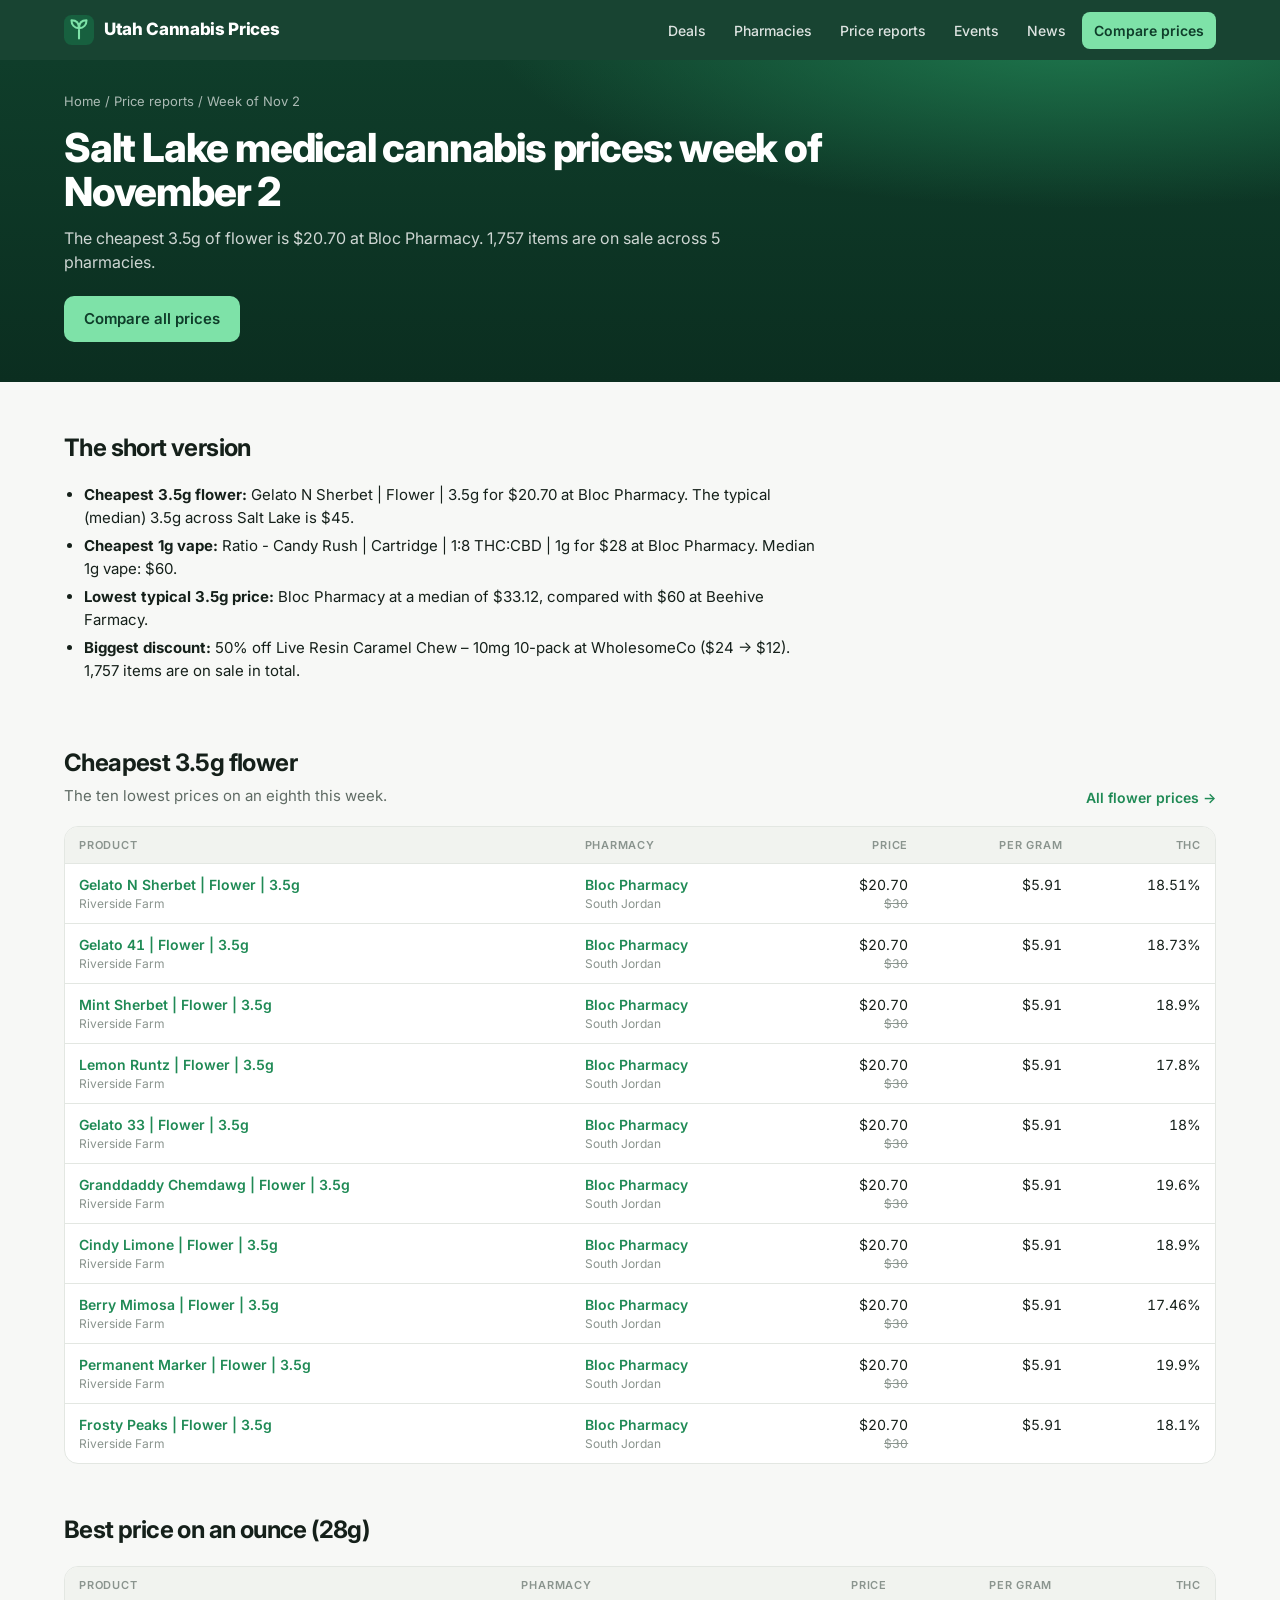
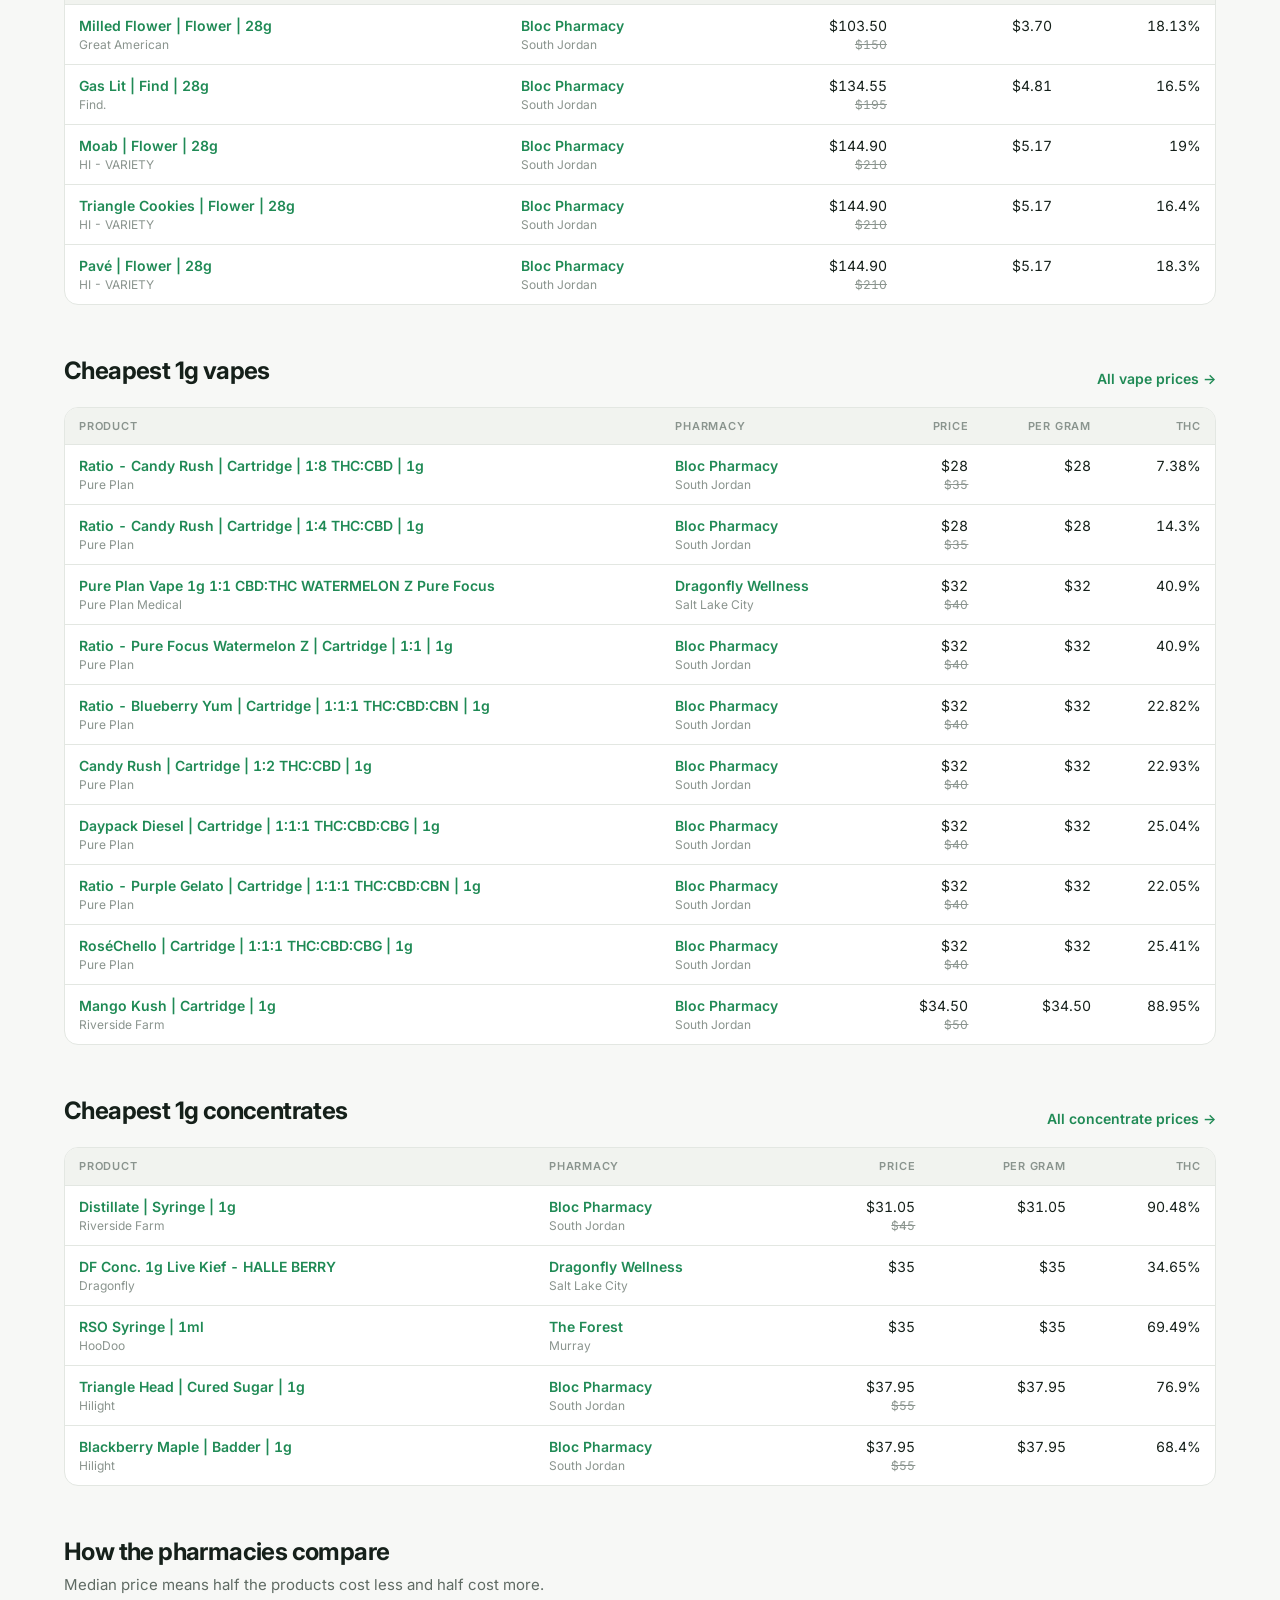
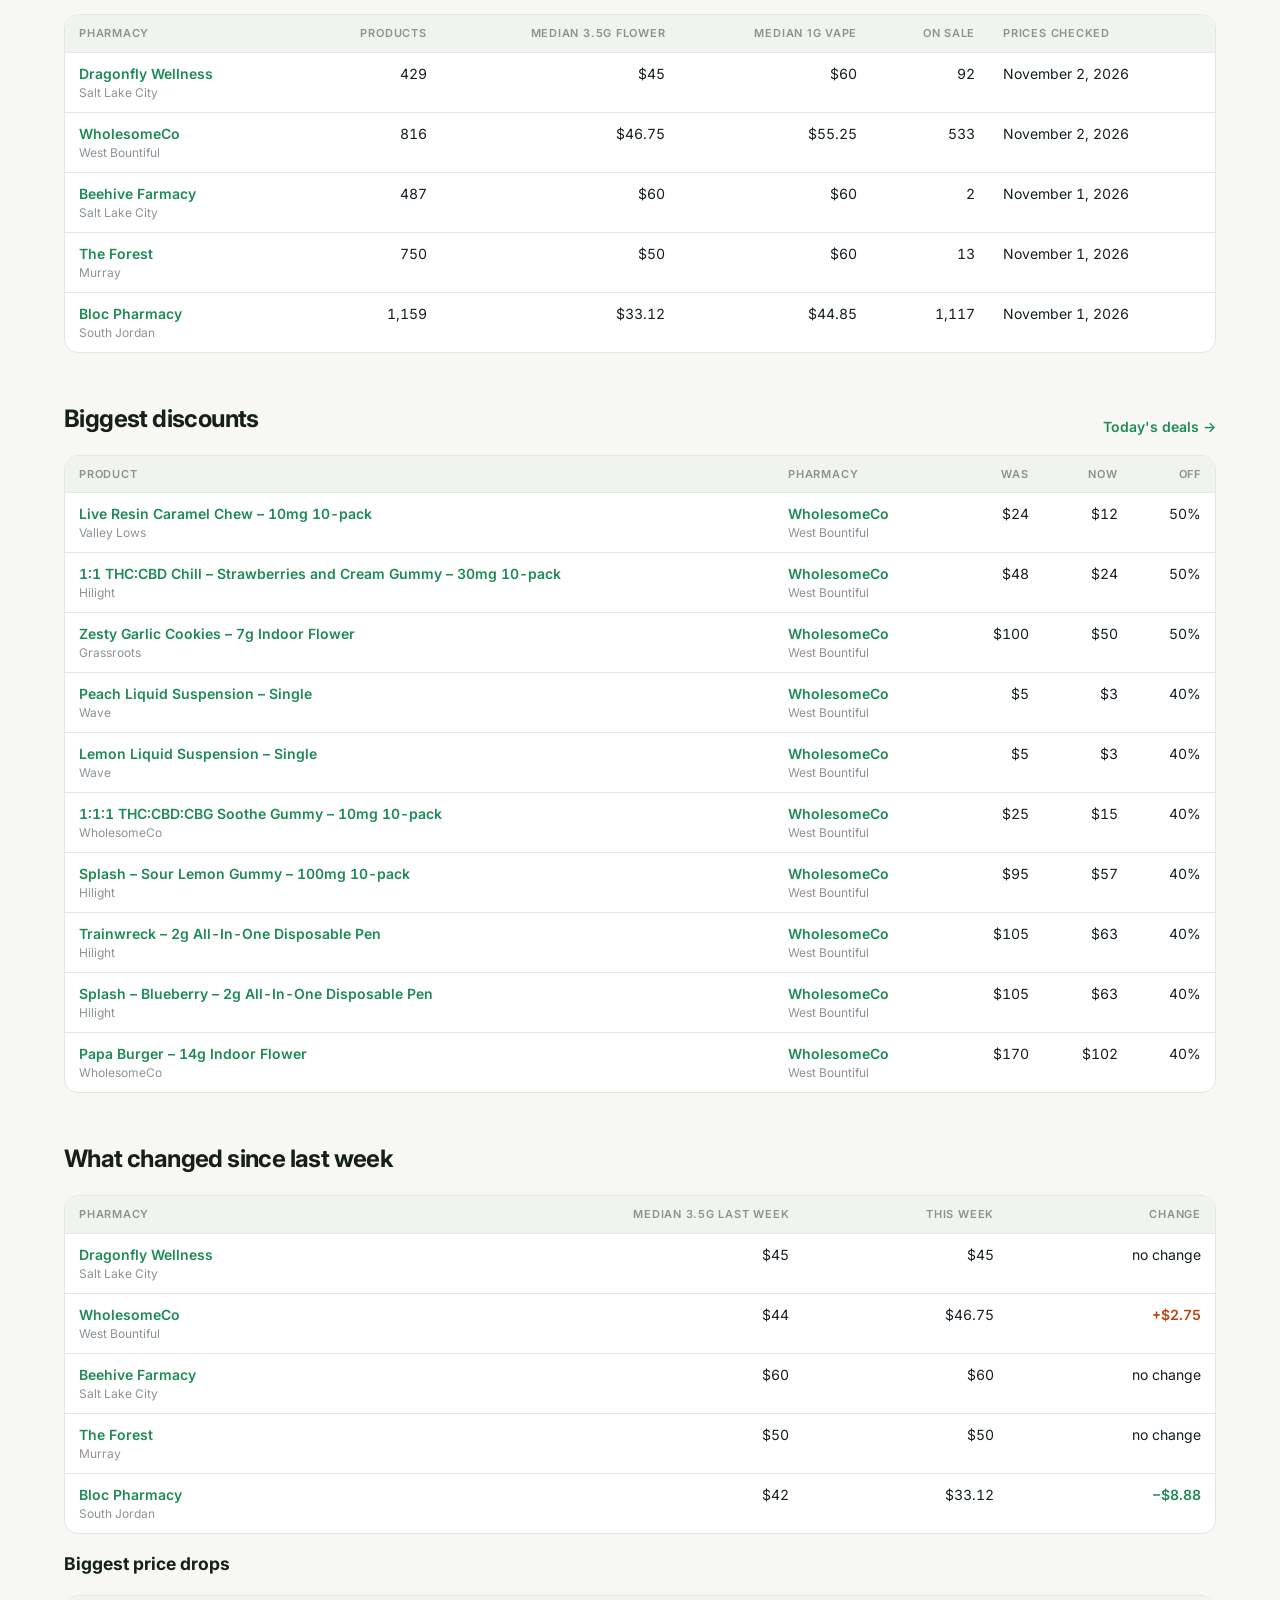
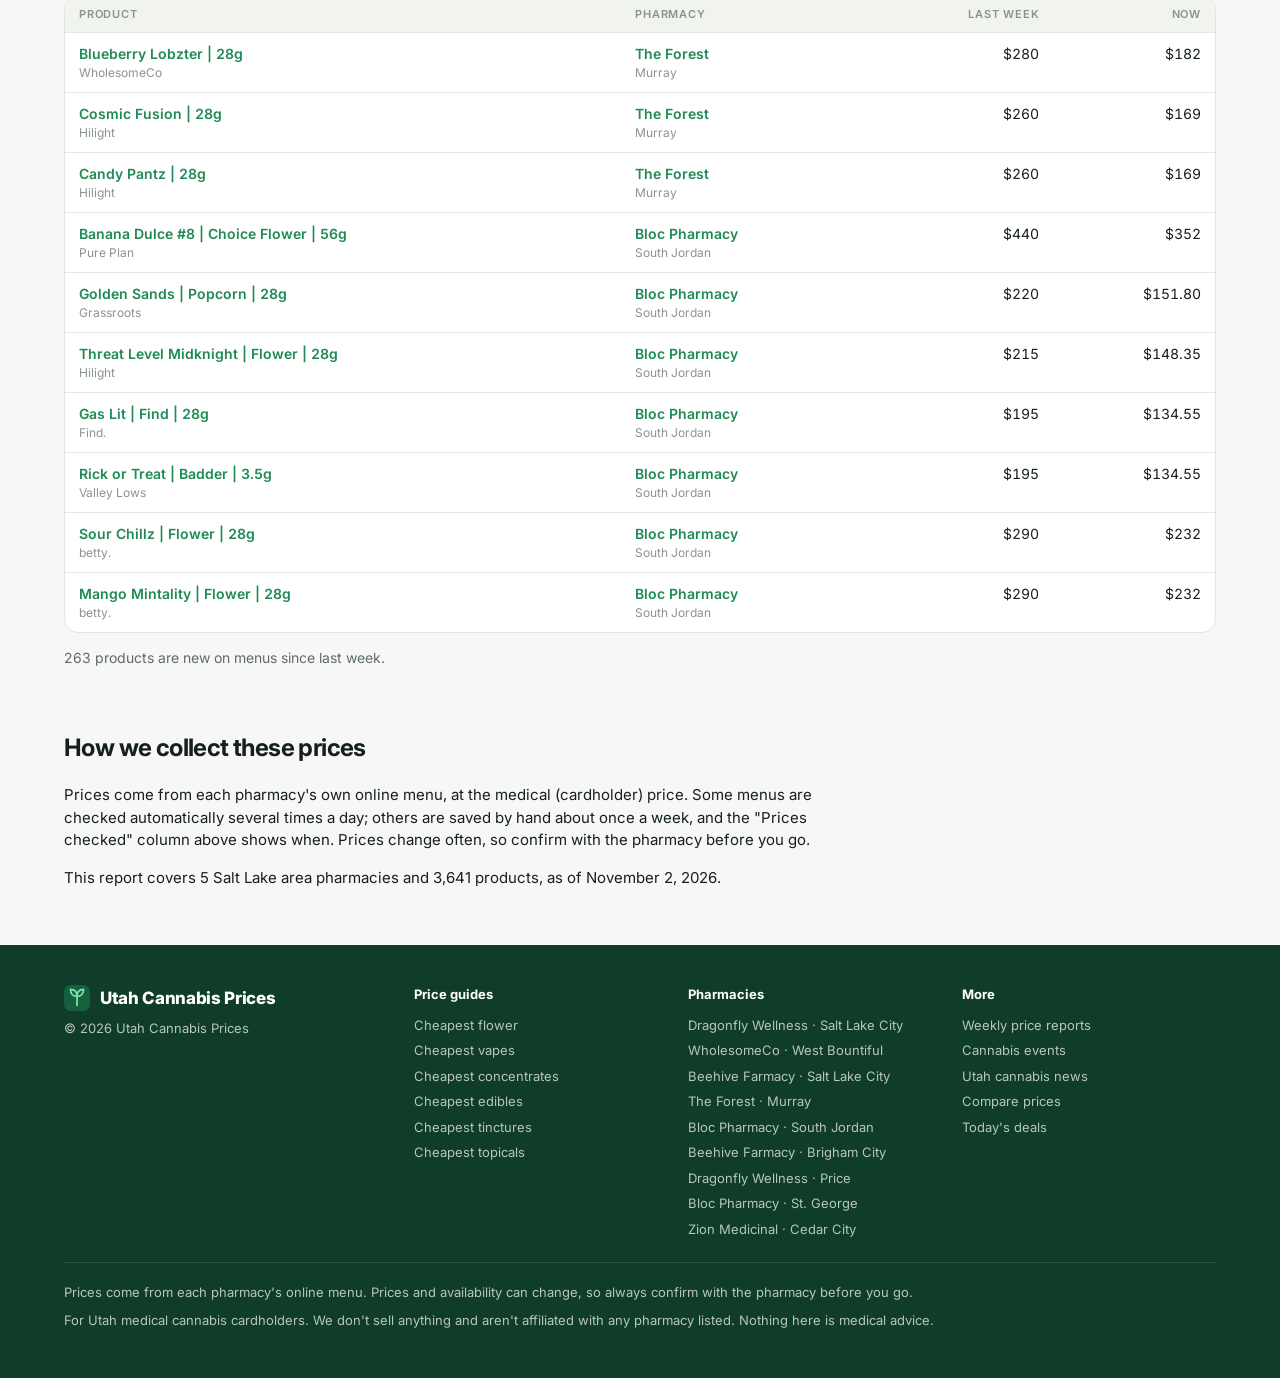
<file: site/reports/2026-11-02.html>
<!doctype html>
<html lang="en">
<head>
<meta charset="utf-8">
<meta name="viewport" content="width=device-width, initial-scale=1">
<title>Salt Lake medical cannabis prices: week of November 2 · Utah Cannabis Prices</title>
<meta name="description" content="The cheapest 3.5g of flower is $20.70 at Bloc Pharmacy. 1,757 items are on sale across 5 pharmacies.">
<link rel="canonical" href="https://cann3dc0rn.github.io/slc-pharmacy-prices/reports/2026-11-02.html">
<meta property="og:title" content="Salt Lake medical cannabis prices: week of November 2 · Utah Cannabis Prices">
<meta property="og:description" content="The cheapest 3.5g of flower is $20.70 at Bloc Pharmacy. 1,757 items are on sale across 5 pharmacies.">
<meta property="og:type" content="website">
<meta property="og:url" content="https://cann3dc0rn.github.io/slc-pharmacy-prices/reports/2026-11-02.html">
<meta property="og:site_name" content="Utah Cannabis Prices">
<meta name="theme-color" content="#0f3d2a">
<link rel="icon" href="data:image/svg+xml,%3Csvg xmlns='http://www.w3.org/2000/svg' viewBox='0 0 32 32'%3E%3Crect width='32' height='32' rx='8' fill='%230f3d2a'/%3E%3Cpath d='M16 25V14M16 14c-5 0-8-3.5-8-8.5 5 0 8 3 8 8.5zm0 0c5 0 8-3.5 8-8.5-5 0-8 3-8 8.5z' stroke='%237ee2a8' stroke-width='2.2' fill='none' stroke-linecap='round' stroke-linejoin='round'/%3E%3C/svg%3E">
<link rel="preconnect" href="https://fonts.googleapis.com">
<link rel="preconnect" href="https://fonts.gstatic.com" crossorigin>
<link href="https://fonts.googleapis.com/css2?family=Inter:wght@400;500;600;700;800&display=swap" rel="stylesheet">
<link rel="stylesheet" href="../style.css">
<script type="application/ld+json">{"@context": "https://schema.org", "@type": "Article", "headline": "Salt Lake medical cannabis prices: week of November 2", "description": "The cheapest 3.5g of flower is $20.70 at Bloc Pharmacy. 1,757 items are on sale across 5 pharmacies.", "datePublished": "2026-11-02", "author": {"@type": "Organization", "name": "Utah Cannabis Prices"}, "publisher": {"@type": "Organization", "name": "Utah Cannabis Prices"}}</script>
</head>
<body>
<header class="nav">
  <div class="wrap">
    <a class="logo" href="../" aria-label="Utah Cannabis Prices home"><svg width="30" height="30" viewBox="0 0 32 32" aria-hidden="true"><rect width="32" height="32" rx="8" fill="#17603f"/><path d="M16 25V14M16 14c-5 0-8-3.5-8-8.5 5 0 8 3 8 8.5zm0 0c5 0 8-3.5 8-8.5-5 0-8 3-8 8.5z" stroke="#7ee2a8" stroke-width="2.2" fill="none" stroke-linecap="round" stroke-linejoin="round"/></svg> Utah Cannabis Prices</a>
    <nav aria-label="Main">
      <a href="../#deals">Deals</a>
      <a href="../#pharmacies">Pharmacies</a>
      <a href="../reports/">Price reports</a>
      <a href="../events/">Events</a>
      <a href="../news/">News</a>
      <a class="primary" href="../#compare">Compare prices</a>
    </nav>
  </div>
</header>
<main>
<div class="phero"><div class="wrap">
  <div class="crumbs"><a href="../">Home</a> / <a href="./">Price reports</a> / Week of Nov 2</div>
  <h1>Salt Lake medical cannabis prices: week of November 2</h1>
  <p>The cheapest 3.5g of flower is $20.70 at Bloc Pharmacy. 1,757 items are on sale across 5 pharmacies.</p>
  <div class="btn-row"><a class="btn light" href="../#compare">Compare all prices</a></div>
</div></div><div class="wrap"><section><div class="head"><div><h2>The short version</h2></div></div>
<div class="prose"><ul><li><b>Cheapest 3.5g flower:</b> Gelato N Sherbet | Flower | 3.5g for $20.70 at Bloc Pharmacy. The typical (median) 3.5g across Salt Lake is $45.</li><li><b>Cheapest 1g vape:</b> Ratio - Candy Rush | Cartridge | 1:8 THC:CBD | 1g for $28 at Bloc Pharmacy. Median 1g vape: $60.</li><li><b>Lowest typical 3.5g price:</b> Bloc Pharmacy at a median of $33.12, compared with $60 at Beehive Farmacy.</li><li><b>Biggest discount:</b> 50% off Live Resin Caramel Chew – 10mg 10-pack at WholesomeCo ($24 → $12). 1,757 items are on sale in total.</li></ul></div></section><section><div class="head"><div><h2>Cheapest 3.5g flower</h2><p>The ten lowest prices on an eighth this week.</p></div><a class="link" href="../prices/flower.html">All flower prices →</a></div>
<div class="tbl"><table class="t"><thead><tr><th>Product</th><th>Pharmacy</th><th class="num">Price</th><th class="num">Per gram</th><th class="num">THC</th></tr></thead><tbody><tr><td><a href="https://dutchie.com/embedded-menu/6035916f516b4e34776f4dc5/product/gelato-n-sherbet-flower-3-5g" target="_blank" rel="noopener">Gelato N Sherbet | Flower | 3.5g</a><span class="sub">Riverside Farm</span></td><td><a href="../pharmacy/bloc-south-jordan.html">Bloc Pharmacy</a><span class="sub">South Jordan</span></td><td class="num">$20.70<span class="sub"><s>$30</s></span></td><td class="num">$5.91</td><td class="num">18.51%</td></tr><tr><td><a href="https://dutchie.com/embedded-menu/6035916f516b4e34776f4dc5/product/gelato-41-flower-3-5g" target="_blank" rel="noopener">Gelato 41 | Flower | 3.5g</a><span class="sub">Riverside Farm</span></td><td><a href="../pharmacy/bloc-south-jordan.html">Bloc Pharmacy</a><span class="sub">South Jordan</span></td><td class="num">$20.70<span class="sub"><s>$30</s></span></td><td class="num">$5.91</td><td class="num">18.73%</td></tr><tr><td><a href="https://dutchie.com/embedded-menu/6035916f516b4e34776f4dc5/product/mint-sherbet-flower-3-5g" target="_blank" rel="noopener">Mint Sherbet | Flower | 3.5g</a><span class="sub">Riverside Farm</span></td><td><a href="../pharmacy/bloc-south-jordan.html">Bloc Pharmacy</a><span class="sub">South Jordan</span></td><td class="num">$20.70<span class="sub"><s>$30</s></span></td><td class="num">$5.91</td><td class="num">18.9%</td></tr><tr><td><a href="https://dutchie.com/embedded-menu/6035916f516b4e34776f4dc5/product/lemon-runtz-flower-3-5g" target="_blank" rel="noopener">Lemon Runtz | Flower | 3.5g</a><span class="sub">Riverside Farm</span></td><td><a href="../pharmacy/bloc-south-jordan.html">Bloc Pharmacy</a><span class="sub">South Jordan</span></td><td class="num">$20.70<span class="sub"><s>$30</s></span></td><td class="num">$5.91</td><td class="num">17.8%</td></tr><tr><td><a href="https://dutchie.com/embedded-menu/6035916f516b4e34776f4dc5/product/gelato-33-flower-3-5g" target="_blank" rel="noopener">Gelato 33 | Flower | 3.5g</a><span class="sub">Riverside Farm</span></td><td><a href="../pharmacy/bloc-south-jordan.html">Bloc Pharmacy</a><span class="sub">South Jordan</span></td><td class="num">$20.70<span class="sub"><s>$30</s></span></td><td class="num">$5.91</td><td class="num">18%</td></tr><tr><td><a href="https://dutchie.com/embedded-menu/6035916f516b4e34776f4dc5/product/granddaddy-chemdawg-flower-3-5g" target="_blank" rel="noopener">Granddaddy Chemdawg | Flower | 3.5g</a><span class="sub">Riverside Farm</span></td><td><a href="../pharmacy/bloc-south-jordan.html">Bloc Pharmacy</a><span class="sub">South Jordan</span></td><td class="num">$20.70<span class="sub"><s>$30</s></span></td><td class="num">$5.91</td><td class="num">19.6%</td></tr><tr><td><a href="https://dutchie.com/embedded-menu/6035916f516b4e34776f4dc5/product/cindy-limone-flower-3-5g" target="_blank" rel="noopener">Cindy Limone | Flower | 3.5g</a><span class="sub">Riverside Farm</span></td><td><a href="../pharmacy/bloc-south-jordan.html">Bloc Pharmacy</a><span class="sub">South Jordan</span></td><td class="num">$20.70<span class="sub"><s>$30</s></span></td><td class="num">$5.91</td><td class="num">18.9%</td></tr><tr><td><a href="https://dutchie.com/embedded-menu/6035916f516b4e34776f4dc5/product/berry-mimosa-flower-3-5g" target="_blank" rel="noopener">Berry Mimosa | Flower | 3.5g</a><span class="sub">Riverside Farm</span></td><td><a href="../pharmacy/bloc-south-jordan.html">Bloc Pharmacy</a><span class="sub">South Jordan</span></td><td class="num">$20.70<span class="sub"><s>$30</s></span></td><td class="num">$5.91</td><td class="num">17.46%</td></tr><tr><td><a href="https://dutchie.com/embedded-menu/6035916f516b4e34776f4dc5/product/permanent-marker-flower-3-5g-69600" target="_blank" rel="noopener">Permanent Marker | Flower | 3.5g</a><span class="sub">Riverside Farm</span></td><td><a href="../pharmacy/bloc-south-jordan.html">Bloc Pharmacy</a><span class="sub">South Jordan</span></td><td class="num">$20.70<span class="sub"><s>$30</s></span></td><td class="num">$5.91</td><td class="num">19.9%</td></tr><tr><td><a href="https://dutchie.com/embedded-menu/6035916f516b4e34776f4dc5/product/frosty-peaks-flower-3-5g" target="_blank" rel="noopener">Frosty Peaks | Flower | 3.5g</a><span class="sub">Riverside Farm</span></td><td><a href="../pharmacy/bloc-south-jordan.html">Bloc Pharmacy</a><span class="sub">South Jordan</span></td><td class="num">$20.70<span class="sub"><s>$30</s></span></td><td class="num">$5.91</td><td class="num">18.1%</td></tr></tbody></table></div></section><section><div class="head"><div><h2>Best price on an ounce (28g)</h2></div></div>
<div class="tbl"><table class="t"><thead><tr><th>Product</th><th>Pharmacy</th><th class="num">Price</th><th class="num">Per gram</th><th class="num">THC</th></tr></thead><tbody><tr><td><a href="https://dutchie.com/embedded-menu/6035916f516b4e34776f4dc5/product/milled-flower-flower-28g" target="_blank" rel="noopener">Milled Flower | Flower | 28g</a><span class="sub">Great American</span></td><td><a href="../pharmacy/bloc-south-jordan.html">Bloc Pharmacy</a><span class="sub">South Jordan</span></td><td class="num">$103.50<span class="sub"><s>$150</s></span></td><td class="num">$3.70</td><td class="num">18.13%</td></tr><tr><td><a href="https://dutchie.com/embedded-menu/6035916f516b4e34776f4dc5/product/gas-lit-find-28g" target="_blank" rel="noopener">Gas Lit | Find | 28g</a><span class="sub">Find.</span></td><td><a href="../pharmacy/bloc-south-jordan.html">Bloc Pharmacy</a><span class="sub">South Jordan</span></td><td class="num">$134.55<span class="sub"><s>$195</s></span></td><td class="num">$4.81</td><td class="num">16.5%</td></tr><tr><td><a href="https://dutchie.com/embedded-menu/6035916f516b4e34776f4dc5/product/moab-flower-28g" target="_blank" rel="noopener">Moab | Flower | 28g</a><span class="sub">HI - VARIETY</span></td><td><a href="../pharmacy/bloc-south-jordan.html">Bloc Pharmacy</a><span class="sub">South Jordan</span></td><td class="num">$144.90<span class="sub"><s>$210</s></span></td><td class="num">$5.17</td><td class="num">19%</td></tr><tr><td><a href="https://dutchie.com/embedded-menu/6035916f516b4e34776f4dc5/product/triangle-cookies-flower-28g" target="_blank" rel="noopener">Triangle Cookies | Flower | 28g</a><span class="sub">HI - VARIETY</span></td><td><a href="../pharmacy/bloc-south-jordan.html">Bloc Pharmacy</a><span class="sub">South Jordan</span></td><td class="num">$144.90<span class="sub"><s>$210</s></span></td><td class="num">$5.17</td><td class="num">16.4%</td></tr><tr><td><a href="https://dutchie.com/embedded-menu/6035916f516b4e34776f4dc5/product/pav-flower-28g" target="_blank" rel="noopener">Pavé | Flower | 28g</a><span class="sub">HI - VARIETY</span></td><td><a href="../pharmacy/bloc-south-jordan.html">Bloc Pharmacy</a><span class="sub">South Jordan</span></td><td class="num">$144.90<span class="sub"><s>$210</s></span></td><td class="num">$5.17</td><td class="num">18.3%</td></tr></tbody></table></div></section><section><div class="head"><div><h2>Cheapest 1g vapes</h2></div><a class="link" href="../prices/vapes.html">All vape prices →</a></div>
<div class="tbl"><table class="t"><thead><tr><th>Product</th><th>Pharmacy</th><th class="num">Price</th><th class="num">Per gram</th><th class="num">THC</th></tr></thead><tbody><tr><td><a href="https://dutchie.com/embedded-menu/6035916f516b4e34776f4dc5/product/ratio-candy-rush-cartridge-1-8-thc-cbd-1g" target="_blank" rel="noopener">Ratio - Candy Rush | Cartridge | 1:8 THC:CBD | 1g</a><span class="sub">Pure Plan</span></td><td><a href="../pharmacy/bloc-south-jordan.html">Bloc Pharmacy</a><span class="sub">South Jordan</span></td><td class="num">$28<span class="sub"><s>$35</s></span></td><td class="num">$28</td><td class="num">7.38%</td></tr><tr><td><a href="https://dutchie.com/embedded-menu/6035916f516b4e34776f4dc5/product/ratio-candy-rush-cartridge-1-4-thc-cbd-1g" target="_blank" rel="noopener">Ratio - Candy Rush | Cartridge | 1:4 THC:CBD | 1g</a><span class="sub">Pure Plan</span></td><td><a href="../pharmacy/bloc-south-jordan.html">Bloc Pharmacy</a><span class="sub">South Jordan</span></td><td class="num">$28<span class="sub"><s>$35</s></span></td><td class="num">$28</td><td class="num">14.3%</td></tr><tr><td><a href="https://dragonflywellness.com/products/pure-plan-vape-1g-1-1-cbd-thc-watermelon-z-pure-focus" target="_blank" rel="noopener">Pure Plan Vape 1g 1:1 CBD:THC WATERMELON Z Pure Focus</a><span class="sub">Pure Plan Medical</span></td><td><a href="../pharmacy/dragonfly-slc.html">Dragonfly Wellness</a><span class="sub">Salt Lake City</span></td><td class="num">$32<span class="sub"><s>$40</s></span></td><td class="num">$32</td><td class="num">40.9%</td></tr><tr><td><a href="https://dutchie.com/embedded-menu/6035916f516b4e34776f4dc5/product/ratio-pure-focus-watermelon-z-cartridge-1-1-1g" target="_blank" rel="noopener">Ratio - Pure Focus Watermelon Z | Cartridge | 1:1 | 1g</a><span class="sub">Pure Plan</span></td><td><a href="../pharmacy/bloc-south-jordan.html">Bloc Pharmacy</a><span class="sub">South Jordan</span></td><td class="num">$32<span class="sub"><s>$40</s></span></td><td class="num">$32</td><td class="num">40.9%</td></tr><tr><td><a href="https://dutchie.com/embedded-menu/6035916f516b4e34776f4dc5/product/ratio-blueberry-yum-cartridge-1-1-1-thc-cbd-cbn-1g" target="_blank" rel="noopener">Ratio - Blueberry Yum | Cartridge | 1:1:1 THC:CBD:CBN | 1g</a><span class="sub">Pure Plan</span></td><td><a href="../pharmacy/bloc-south-jordan.html">Bloc Pharmacy</a><span class="sub">South Jordan</span></td><td class="num">$32<span class="sub"><s>$40</s></span></td><td class="num">$32</td><td class="num">22.82%</td></tr><tr><td><a href="https://dutchie.com/embedded-menu/6035916f516b4e34776f4dc5/product/candy-rush-cartridge-1-2-thc-cbd-1g" target="_blank" rel="noopener">Candy Rush | Cartridge | 1:2 THC:CBD | 1g</a><span class="sub">Pure Plan</span></td><td><a href="../pharmacy/bloc-south-jordan.html">Bloc Pharmacy</a><span class="sub">South Jordan</span></td><td class="num">$32<span class="sub"><s>$40</s></span></td><td class="num">$32</td><td class="num">22.93%</td></tr><tr><td><a href="https://dutchie.com/embedded-menu/6035916f516b4e34776f4dc5/product/daypack-diesel-cartridge-1-1-1-thc-cbd-cbg-1g" target="_blank" rel="noopener">Daypack Diesel | Cartridge | 1:1:1 THC:CBD:CBG | 1g</a><span class="sub">Pure Plan</span></td><td><a href="../pharmacy/bloc-south-jordan.html">Bloc Pharmacy</a><span class="sub">South Jordan</span></td><td class="num">$32<span class="sub"><s>$40</s></span></td><td class="num">$32</td><td class="num">25.04%</td></tr><tr><td><a href="https://dutchie.com/embedded-menu/6035916f516b4e34776f4dc5/product/ratio-purple-gelato-cartridge-1-1-1-thc-cbd-cbn-1g" target="_blank" rel="noopener">Ratio - Purple Gelato | Cartridge | 1:1:1 THC:CBD:CBN | 1g</a><span class="sub">Pure Plan</span></td><td><a href="../pharmacy/bloc-south-jordan.html">Bloc Pharmacy</a><span class="sub">South Jordan</span></td><td class="num">$32<span class="sub"><s>$40</s></span></td><td class="num">$32</td><td class="num">22.05%</td></tr><tr><td><a href="https://dutchie.com/embedded-menu/6035916f516b4e34776f4dc5/product/ros-chello-cartridge-1-1-1-thc-cbd-cbg-1g" target="_blank" rel="noopener">RoséChello | Cartridge | 1:1:1 THC:CBD:CBG | 1g</a><span class="sub">Pure Plan</span></td><td><a href="../pharmacy/bloc-south-jordan.html">Bloc Pharmacy</a><span class="sub">South Jordan</span></td><td class="num">$32<span class="sub"><s>$40</s></span></td><td class="num">$32</td><td class="num">25.41%</td></tr><tr><td><a href="https://dutchie.com/embedded-menu/6035916f516b4e34776f4dc5/product/mango-kush-cartridge-1g-37913" target="_blank" rel="noopener">Mango Kush | Cartridge | 1g</a><span class="sub">Riverside Farm</span></td><td><a href="../pharmacy/bloc-south-jordan.html">Bloc Pharmacy</a><span class="sub">South Jordan</span></td><td class="num">$34.50<span class="sub"><s>$50</s></span></td><td class="num">$34.50</td><td class="num">88.95%</td></tr></tbody></table></div></section><section><div class="head"><div><h2>Cheapest 1g concentrates</h2></div><a class="link" href="../prices/concentrates.html">All concentrate prices →</a></div>
<div class="tbl"><table class="t"><thead><tr><th>Product</th><th>Pharmacy</th><th class="num">Price</th><th class="num">Per gram</th><th class="num">THC</th></tr></thead><tbody><tr><td><a href="https://dutchie.com/embedded-menu/6035916f516b4e34776f4dc5/product/distillate-syringe-1g" target="_blank" rel="noopener">Distillate | Syringe | 1g</a><span class="sub">Riverside Farm</span></td><td><a href="../pharmacy/bloc-south-jordan.html">Bloc Pharmacy</a><span class="sub">South Jordan</span></td><td class="num">$31.05<span class="sub"><s>$45</s></span></td><td class="num">$31.05</td><td class="num">90.48%</td></tr><tr><td><a href="https://dragonflywellness.com/products/df-conc-1g-live-kief-halle-berry" target="_blank" rel="noopener">DF Conc. 1g Live Kief - HALLE BERRY</a><span class="sub">Dragonfly</span></td><td><a href="../pharmacy/dragonfly-slc.html">Dragonfly Wellness</a><span class="sub">Salt Lake City</span></td><td class="num">$35</td><td class="num">$35</td><td class="num">34.65%</td></tr><tr><td><a href="https://dutchie.com/stores/the-forest-murray/product/rso-syringe-1ml" target="_blank" rel="noopener">RSO Syringe | 1ml</a><span class="sub">HooDoo</span></td><td><a href="../pharmacy/the-forest-murray.html">The Forest</a><span class="sub">Murray</span></td><td class="num">$35</td><td class="num">$35</td><td class="num">69.49%</td></tr><tr><td><a href="https://dutchie.com/embedded-menu/6035916f516b4e34776f4dc5/product/triangle-head-cured-sugar-1g" target="_blank" rel="noopener">Triangle Head | Cured Sugar | 1g</a><span class="sub">Hilight</span></td><td><a href="../pharmacy/bloc-south-jordan.html">Bloc Pharmacy</a><span class="sub">South Jordan</span></td><td class="num">$37.95<span class="sub"><s>$55</s></span></td><td class="num">$37.95</td><td class="num">76.9%</td></tr><tr><td><a href="https://dutchie.com/embedded-menu/6035916f516b4e34776f4dc5/product/blackberry-maple-badder-1g" target="_blank" rel="noopener">Blackberry Maple | Badder | 1g</a><span class="sub">Hilight</span></td><td><a href="../pharmacy/bloc-south-jordan.html">Bloc Pharmacy</a><span class="sub">South Jordan</span></td><td class="num">$37.95<span class="sub"><s>$55</s></span></td><td class="num">$37.95</td><td class="num">68.4%</td></tr></tbody></table></div></section><section><div class="head"><div><h2>How the pharmacies compare</h2><p>Median price means half the products cost less and half cost more.</p></div></div>
<div class="tbl"><table class="t"><thead><tr><th>Pharmacy</th><th class="num">Products</th><th class="num">Median 3.5g flower</th><th class="num">Median 1g vape</th><th class="num">On sale</th><th>Prices checked</th></tr></thead><tbody><tr><td><a href="../pharmacy/dragonfly-slc.html">Dragonfly Wellness</a><span class="sub">Salt Lake City</span></td><td class="num">429</td><td class="num">$45</td><td class="num">$60</td><td class="num">92</td><td>November 2, 2026</td></tr><tr><td><a href="../pharmacy/wholesomeco.html">WholesomeCo</a><span class="sub">West Bountiful</span></td><td class="num">816</td><td class="num">$46.75</td><td class="num">$55.25</td><td class="num">533</td><td>November 2, 2026</td></tr><tr><td><a href="../pharmacy/beehive-slc.html">Beehive Farmacy</a><span class="sub">Salt Lake City</span></td><td class="num">487</td><td class="num">$60</td><td class="num">$60</td><td class="num">2</td><td>November 1, 2026</td></tr><tr><td><a href="../pharmacy/the-forest-murray.html">The Forest</a><span class="sub">Murray</span></td><td class="num">750</td><td class="num">$50</td><td class="num">$60</td><td class="num">13</td><td>November 1, 2026</td></tr><tr><td><a href="../pharmacy/bloc-south-jordan.html">Bloc Pharmacy</a><span class="sub">South Jordan</span></td><td class="num">1,159</td><td class="num">$33.12</td><td class="num">$44.85</td><td class="num">1,117</td><td>November 1, 2026</td></tr></tbody></table></div></section><section><div class="head"><div><h2>Biggest discounts</h2></div><a class="link" href="../#deals">Today's deals →</a></div>
<div class="tbl"><table class="t"><thead><tr><th>Product</th><th>Pharmacy</th><th class="num">Was</th><th class="num">Now</th><th class="num">Off</th></tr></thead><tbody><tr><td><a href="https://www.wholesome.co/shop/edibles/valley-lows-live-resin-caramel-chew-10mg-10-pack" target="_blank" rel="noopener">Live Resin Caramel Chew – 10mg 10-pack</a><span class="sub">Valley Lows</span></td><td><a href="../pharmacy/wholesomeco.html">WholesomeCo</a><span class="sub">West Bountiful</span></td><td class="num">$24</td><td class="num">$12</td><td class="num">50%</td></tr><tr><td><a href="https://www.wholesome.co/shop/edibles/hilight-1-1-thc-cbd-chill-strawberries-and-cream-gummy-30mg-10-pack" target="_blank" rel="noopener">1:1 THC:CBD Chill – Strawberries and Cream Gummy – 30mg 10-pack</a><span class="sub">Hilight</span></td><td><a href="../pharmacy/wholesomeco.html">WholesomeCo</a><span class="sub">West Bountiful</span></td><td class="num">$48</td><td class="num">$24</td><td class="num">50%</td></tr><tr><td><a href="https://www.wholesome.co/shop/flower/grassroots-zesty-garlic-cookies-7g-indoor-flower" target="_blank" rel="noopener">Zesty Garlic Cookies – 7g Indoor Flower</a><span class="sub">Grassroots</span></td><td><a href="../pharmacy/wholesomeco.html">WholesomeCo</a><span class="sub">West Bountiful</span></td><td class="num">$100</td><td class="num">$50</td><td class="num">50%</td></tr><tr><td><a href="https://www.wholesome.co/shop/beverages/wave-peach-liquid-suspension-single" target="_blank" rel="noopener">Peach Liquid Suspension – Single</a><span class="sub">Wave</span></td><td><a href="../pharmacy/wholesomeco.html">WholesomeCo</a><span class="sub">West Bountiful</span></td><td class="num">$5</td><td class="num">$3</td><td class="num">40%</td></tr><tr><td><a href="https://www.wholesome.co/shop/beverages/wave-lemon-liquid-suspension-single" target="_blank" rel="noopener">Lemon Liquid Suspension – Single</a><span class="sub">Wave</span></td><td><a href="../pharmacy/wholesomeco.html">WholesomeCo</a><span class="sub">West Bountiful</span></td><td class="num">$5</td><td class="num">$3</td><td class="num">40%</td></tr><tr><td><a href="https://www.wholesome.co/shop/edibles/wholesomeco-1-1-1-thc-cbd-cbg-soothe-gummy-10mg-10-pack" target="_blank" rel="noopener">1:1:1 THC:CBD:CBG Soothe Gummy – 10mg 10-pack</a><span class="sub">WholesomeCo</span></td><td><a href="../pharmacy/wholesomeco.html">WholesomeCo</a><span class="sub">West Bountiful</span></td><td class="num">$25</td><td class="num">$15</td><td class="num">40%</td></tr><tr><td><a href="https://www.wholesome.co/shop/edibles/hilight-splash-sour-lemon-gummy-100mg-10-pack" target="_blank" rel="noopener">Splash – Sour Lemon Gummy – 100mg 10-pack</a><span class="sub">Hilight</span></td><td><a href="../pharmacy/wholesomeco.html">WholesomeCo</a><span class="sub">West Bountiful</span></td><td class="num">$95</td><td class="num">$57</td><td class="num">40%</td></tr><tr><td><a href="https://www.wholesome.co/shop/vape-cartridges/hilight-trainwreck-2g-all-in-one-disposable-pen" target="_blank" rel="noopener">Trainwreck – 2g All-In-One Disposable Pen</a><span class="sub">Hilight</span></td><td><a href="../pharmacy/wholesomeco.html">WholesomeCo</a><span class="sub">West Bountiful</span></td><td class="num">$105</td><td class="num">$63</td><td class="num">40%</td></tr><tr><td><a href="https://www.wholesome.co/shop/vape-cartridges/hilight-splash-blueberry-2g-all-in-one-disposable-pen" target="_blank" rel="noopener">Splash – Blueberry – 2g All-In-One Disposable Pen</a><span class="sub">Hilight</span></td><td><a href="../pharmacy/wholesomeco.html">WholesomeCo</a><span class="sub">West Bountiful</span></td><td class="num">$105</td><td class="num">$63</td><td class="num">40%</td></tr><tr><td><a href="https://www.wholesome.co/shop/flower/wholesomeco-papa-burger-14g-indoor-flower" target="_blank" rel="noopener">Papa Burger – 14g Indoor Flower</a><span class="sub">WholesomeCo</span></td><td><a href="../pharmacy/wholesomeco.html">WholesomeCo</a><span class="sub">West Bountiful</span></td><td class="num">$170</td><td class="num">$102</td><td class="num">40%</td></tr></tbody></table></div></section><section><div class="head"><div><h2>What changed since last week</h2></div></div>
<div class="tbl"><table class="t"><thead><tr><th>Pharmacy</th><th class="num">Median 3.5g last week</th><th class="num">This week</th><th class="num">Change</th></tr></thead><tbody><tr><td><a href="../pharmacy/dragonfly-slc.html">Dragonfly Wellness</a><span class="sub">Salt Lake City</span></td><td class="num">$45</td><td class="num">$45</td><td class="num">no change</td></tr><tr><td><a href="../pharmacy/wholesomeco.html">WholesomeCo</a><span class="sub">West Bountiful</span></td><td class="num">$44</td><td class="num">$46.75</td><td class="num"><span class="up">+$2.75</span></td></tr><tr><td><a href="../pharmacy/beehive-slc.html">Beehive Farmacy</a><span class="sub">Salt Lake City</span></td><td class="num">$60</td><td class="num">$60</td><td class="num">no change</td></tr><tr><td><a href="../pharmacy/the-forest-murray.html">The Forest</a><span class="sub">Murray</span></td><td class="num">$50</td><td class="num">$50</td><td class="num">no change</td></tr><tr><td><a href="../pharmacy/bloc-south-jordan.html">Bloc Pharmacy</a><span class="sub">South Jordan</span></td><td class="num">$42</td><td class="num">$33.12</td><td class="num"><span class="down">−$8.88</span></td></tr></tbody></table></div><h3>Biggest price drops</h3><div class="tbl"><table class="t"><thead><tr><th>Product</th><th>Pharmacy</th><th class="num">Last week</th><th class="num">Now</th></tr></thead><tbody><tr><td><a href="https://dutchie.com/stores/the-forest-murray/product/blueberry-lobzter-28g" target="_blank" rel="noopener">Blueberry Lobzter | 28g</a><span class="sub">WholesomeCo</span></td><td><a href="../pharmacy/the-forest-murray.html">The Forest</a><span class="sub">Murray</span></td><td class="num">$280</td><td class="num">$182</td></tr><tr><td><a href="https://dutchie.com/stores/the-forest-murray/product/cosmic-fusion-28g" target="_blank" rel="noopener">Cosmic Fusion | 28g</a><span class="sub">Hilight</span></td><td><a href="../pharmacy/the-forest-murray.html">The Forest</a><span class="sub">Murray</span></td><td class="num">$260</td><td class="num">$169</td></tr><tr><td><a href="https://dutchie.com/stores/the-forest-murray/product/candy-pantz-28g" target="_blank" rel="noopener">Candy Pantz | 28g</a><span class="sub">Hilight</span></td><td><a href="../pharmacy/the-forest-murray.html">The Forest</a><span class="sub">Murray</span></td><td class="num">$260</td><td class="num">$169</td></tr><tr><td><a href="https://dutchie.com/embedded-menu/6035916f516b4e34776f4dc5/product/banana-dulce-8-choice-flower-56g" target="_blank" rel="noopener">Banana Dulce #8 | Choice Flower | 56g</a><span class="sub">Pure Plan</span></td><td><a href="../pharmacy/bloc-south-jordan.html">Bloc Pharmacy</a><span class="sub">South Jordan</span></td><td class="num">$440</td><td class="num">$352</td></tr><tr><td><a href="https://dutchie.com/embedded-menu/6035916f516b4e34776f4dc5/product/golden-sands-popcorn-28g" target="_blank" rel="noopener">Golden Sands | Popcorn | 28g</a><span class="sub">Grassroots</span></td><td><a href="../pharmacy/bloc-south-jordan.html">Bloc Pharmacy</a><span class="sub">South Jordan</span></td><td class="num">$220</td><td class="num">$151.80</td></tr><tr><td><a href="https://dutchie.com/embedded-menu/6035916f516b4e34776f4dc5/product/threat-level-midknight-flower-28g" target="_blank" rel="noopener">Threat Level Midknight | Flower | 28g</a><span class="sub">Hilight</span></td><td><a href="../pharmacy/bloc-south-jordan.html">Bloc Pharmacy</a><span class="sub">South Jordan</span></td><td class="num">$215</td><td class="num">$148.35</td></tr><tr><td><a href="https://dutchie.com/embedded-menu/6035916f516b4e34776f4dc5/product/gas-lit-find-28g" target="_blank" rel="noopener">Gas Lit | Find | 28g</a><span class="sub">Find.</span></td><td><a href="../pharmacy/bloc-south-jordan.html">Bloc Pharmacy</a><span class="sub">South Jordan</span></td><td class="num">$195</td><td class="num">$134.55</td></tr><tr><td><a href="https://dutchie.com/embedded-menu/6035916f516b4e34776f4dc5/product/rick-or-treat-badder-3-5g" target="_blank" rel="noopener">Rick or Treat | Badder | 3.5g</a><span class="sub">Valley Lows</span></td><td><a href="../pharmacy/bloc-south-jordan.html">Bloc Pharmacy</a><span class="sub">South Jordan</span></td><td class="num">$195</td><td class="num">$134.55</td></tr><tr><td><a href="https://dutchie.com/embedded-menu/6035916f516b4e34776f4dc5/product/sour-chillz-flower-28g-42814" target="_blank" rel="noopener">Sour Chillz | Flower | 28g</a><span class="sub">betty.</span></td><td><a href="../pharmacy/bloc-south-jordan.html">Bloc Pharmacy</a><span class="sub">South Jordan</span></td><td class="num">$290</td><td class="num">$232</td></tr><tr><td><a href="https://dutchie.com/embedded-menu/6035916f516b4e34776f4dc5/product/mango-mintality-flower-28g" target="_blank" rel="noopener">Mango Mintality | Flower | 28g</a><span class="sub">betty.</span></td><td><a href="../pharmacy/bloc-south-jordan.html">Bloc Pharmacy</a><span class="sub">South Jordan</span></td><td class="num">$290</td><td class="num">$232</td></tr></tbody></table></div><p class="note">263 products are new on menus since last week.</p></section><section><div class="head"><div><h2>How we collect these prices</h2></div></div>
<div class="prose">
<p>Prices come from each pharmacy's own online menu, at the medical (cardholder) price. Some menus are checked automatically
several times a day; others are saved by hand about once a week, and the "Prices checked" column above shows when.
Prices change often, so confirm with the pharmacy before you go.</p>
<p>This report covers 5 Salt Lake area pharmacies and 3,641 products, as of November 2, 2026.</p>
</div></section></div>
</main>
<footer>
  <div class="wrap">
    <div>
      <div class="logo"><svg width="26" height="26" viewBox="0 0 32 32" aria-hidden="true"><rect width="32" height="32" rx="8" fill="#17603f"/><path d="M16 25V14M16 14c-5 0-8-3.5-8-8.5 5 0 8 3 8 8.5zm0 0c5 0 8-3.5 8-8.5-5 0-8 3-8 8.5z" stroke="#7ee2a8" stroke-width="2.2" fill="none" stroke-linecap="round" stroke-linejoin="round"/></svg> Utah Cannabis Prices</div>
      <p>© 2026 Utah Cannabis Prices</p>
    </div>
    <div class="flinks"><h4>Price guides</h4><a href="../prices/flower.html">Cheapest flower</a><a href="../prices/vapes.html">Cheapest vapes</a><a href="../prices/concentrates.html">Cheapest concentrates</a><a href="../prices/edibles.html">Cheapest edibles</a><a href="../prices/tinctures.html">Cheapest tinctures</a><a href="../prices/topicals.html">Cheapest topicals</a></div>
    <div class="flinks"><h4>Pharmacies</h4><a href="../pharmacy/dragonfly-slc.html">Dragonfly Wellness · Salt Lake City</a><a href="../pharmacy/wholesomeco.html">WholesomeCo · West Bountiful</a><a href="../pharmacy/beehive-slc.html">Beehive Farmacy · Salt Lake City</a><a href="../pharmacy/the-forest-murray.html">The Forest · Murray</a><a href="../pharmacy/bloc-south-jordan.html">Bloc Pharmacy · South Jordan</a><a href="../pharmacy/beehive-brigham-city.html">Beehive Farmacy · Brigham City</a><a href="../pharmacy/dragonfly-price.html">Dragonfly Wellness · Price</a><a href="../pharmacy/bloc-st-george.html">Bloc Pharmacy · St. George</a><a href="../pharmacy/zion-cedar-city.html">Zion Medicinal · Cedar City</a></div>
    <div class="flinks"><h4>More</h4><a href="../reports/">Weekly price reports</a><a href="../events/">Cannabis events</a><a href="../news/">Utah cannabis news</a><a href="../#compare">Compare prices</a><a href="../#deals">Today's deals</a></div>
    <div class="about">
      <p>Prices come from each pharmacy's online menu. Prices and availability can change, so always confirm with the pharmacy before you go.</p>
      <p>For Utah medical cannabis cardholders. We don't sell anything and aren't affiliated with any pharmacy listed. Nothing here is medical advice.</p>
    </div>
  </div>
</footer>
</body>
</html>
</file>
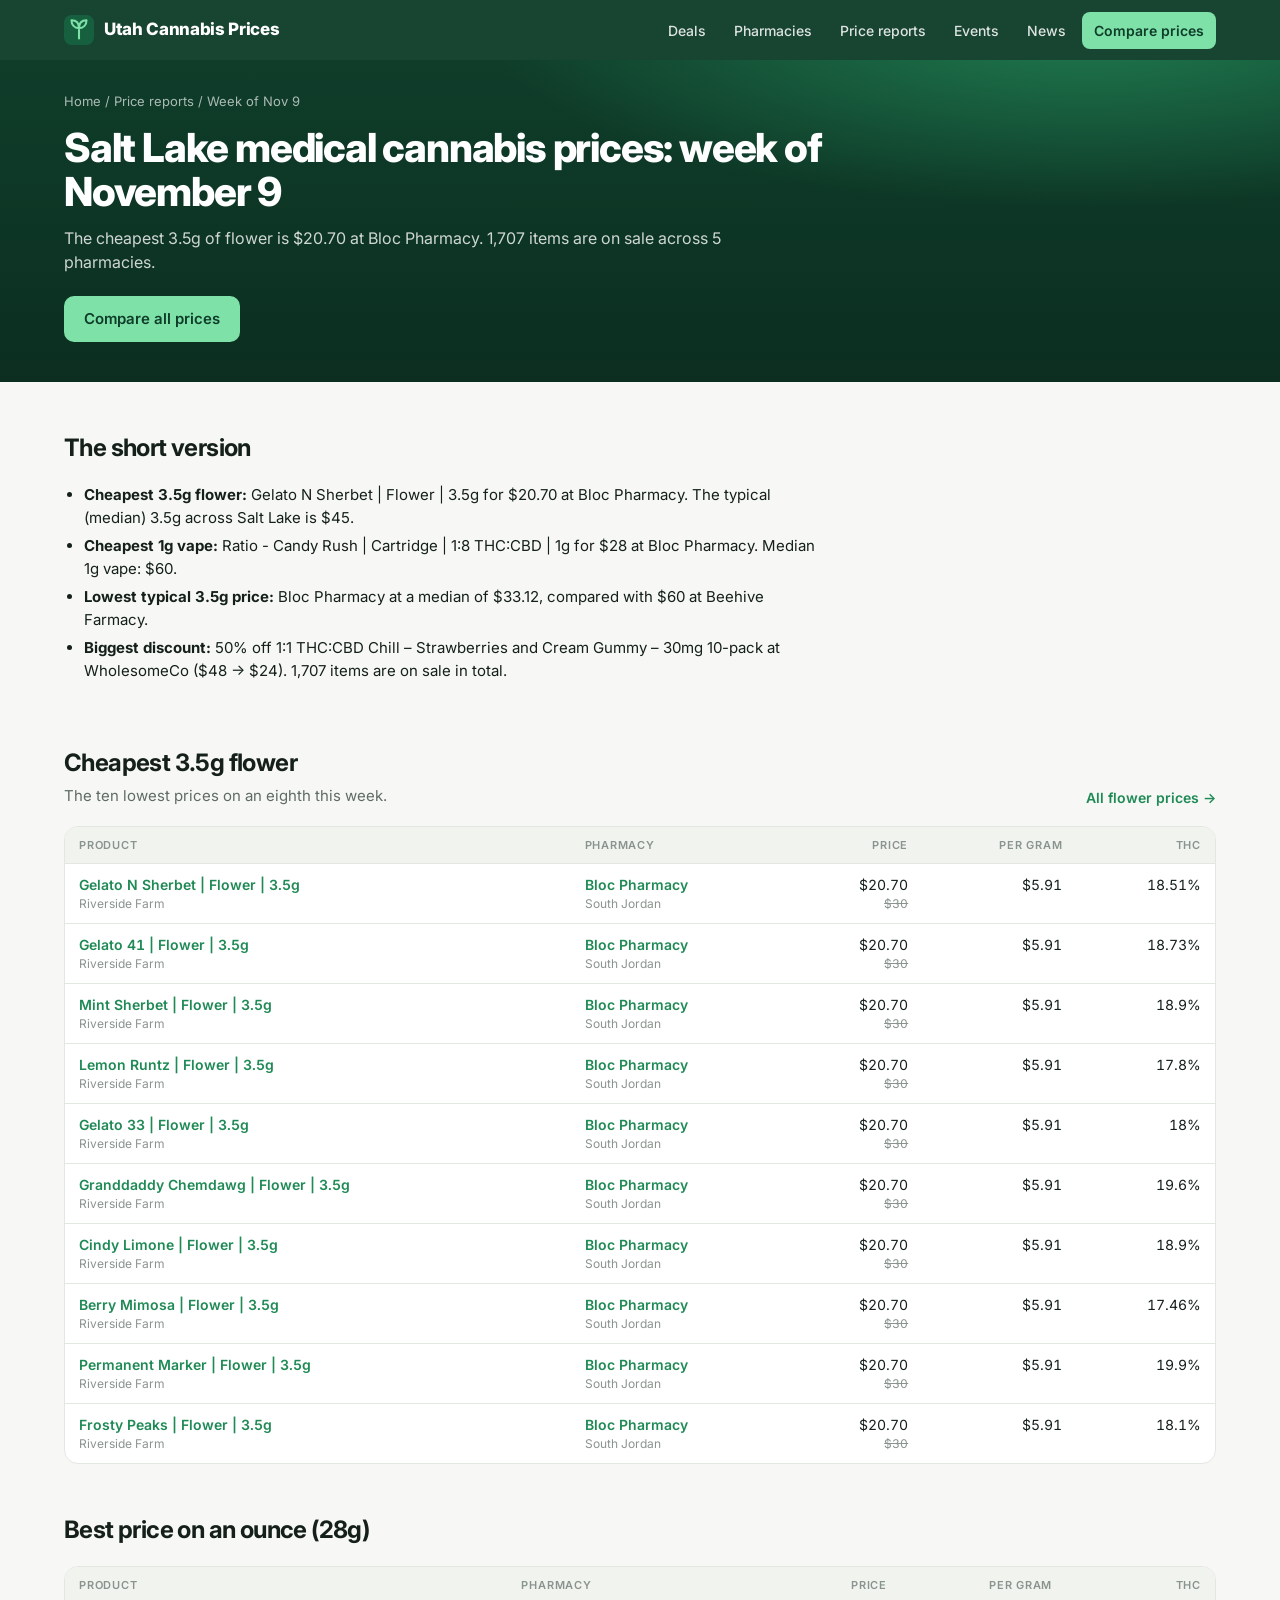
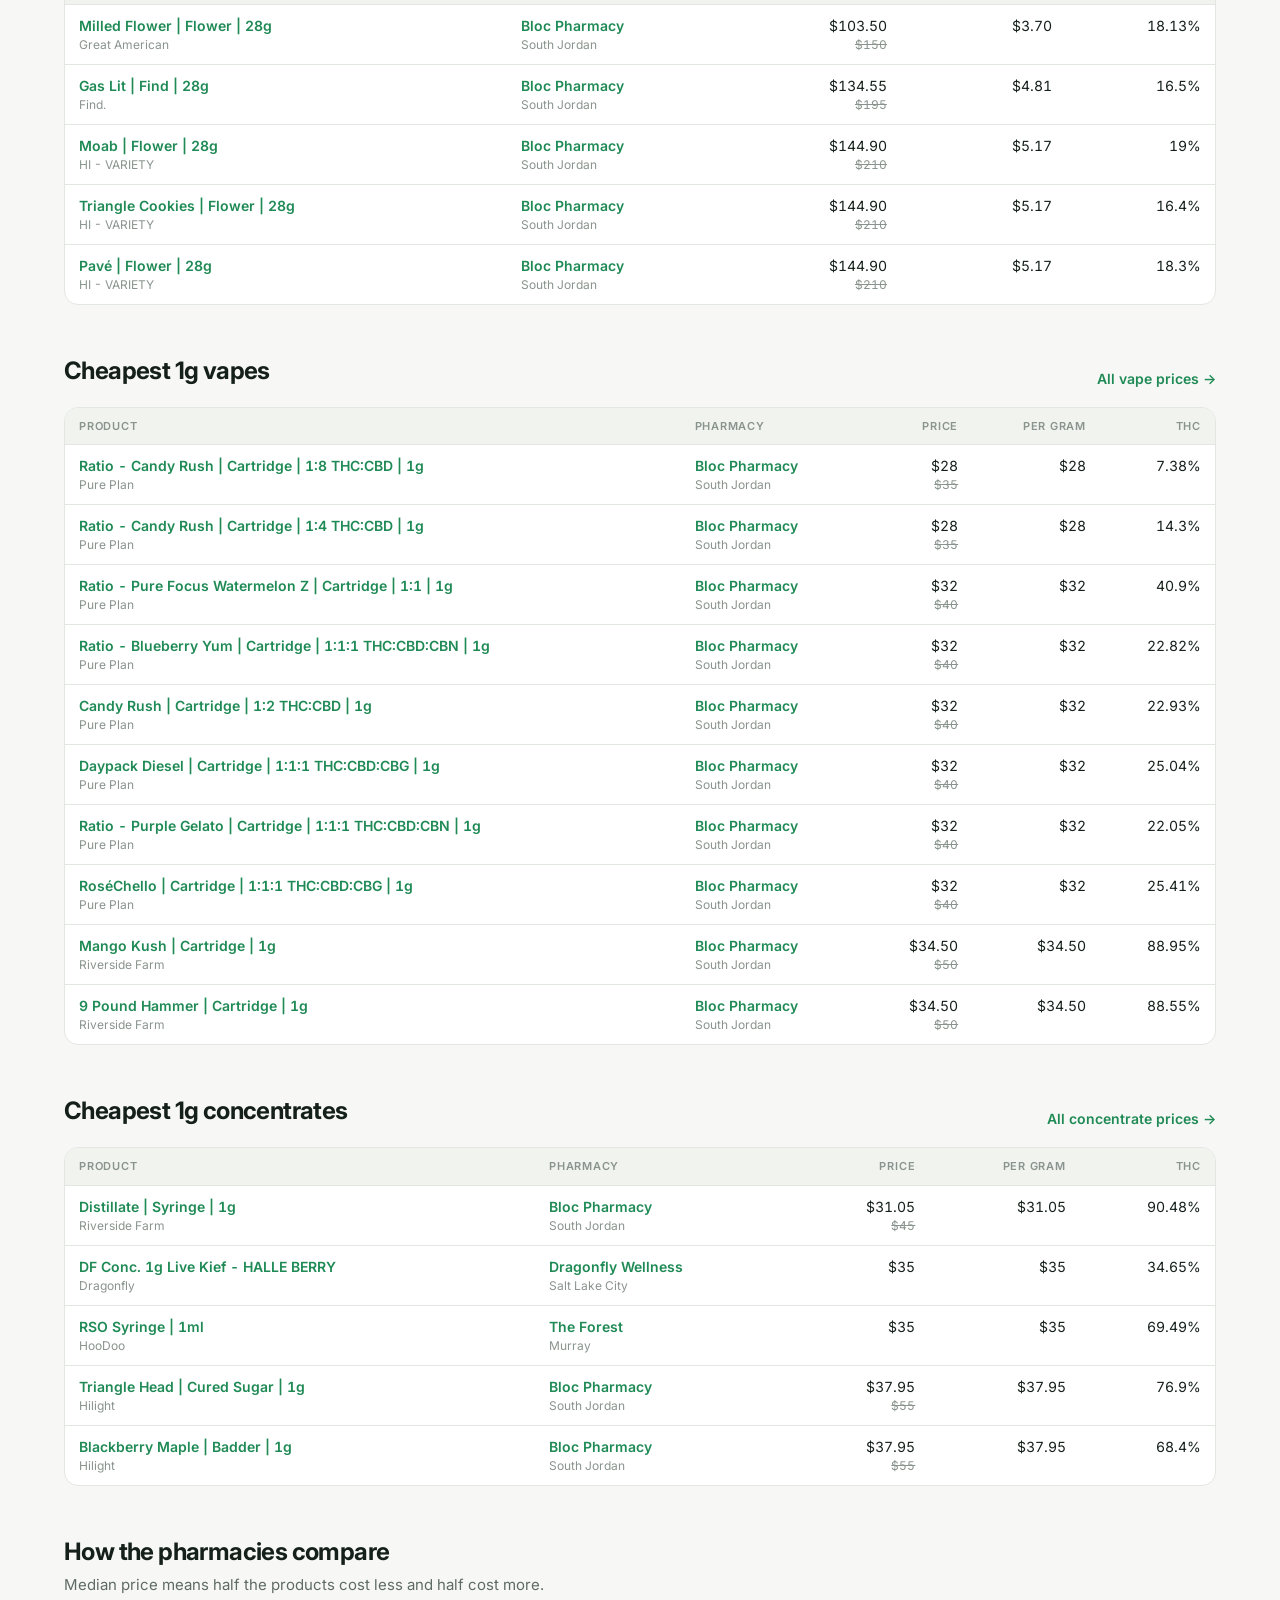
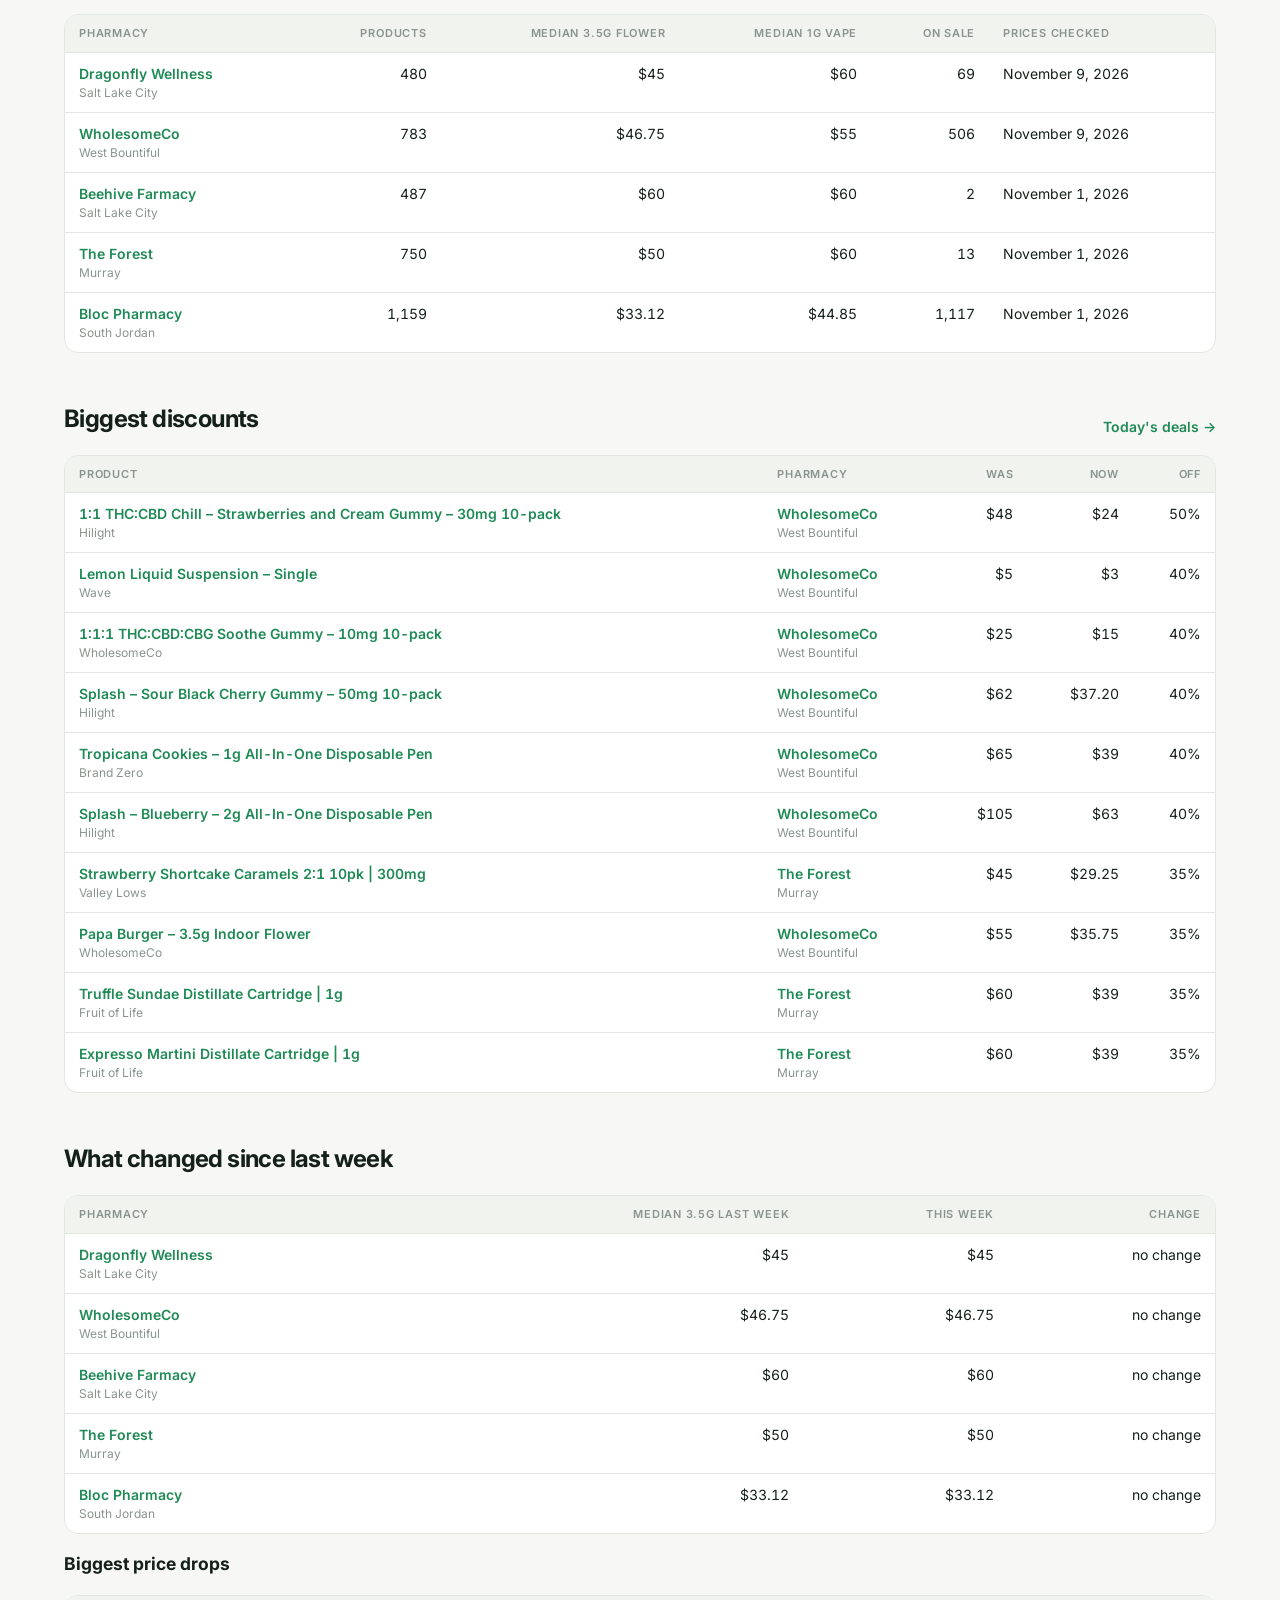
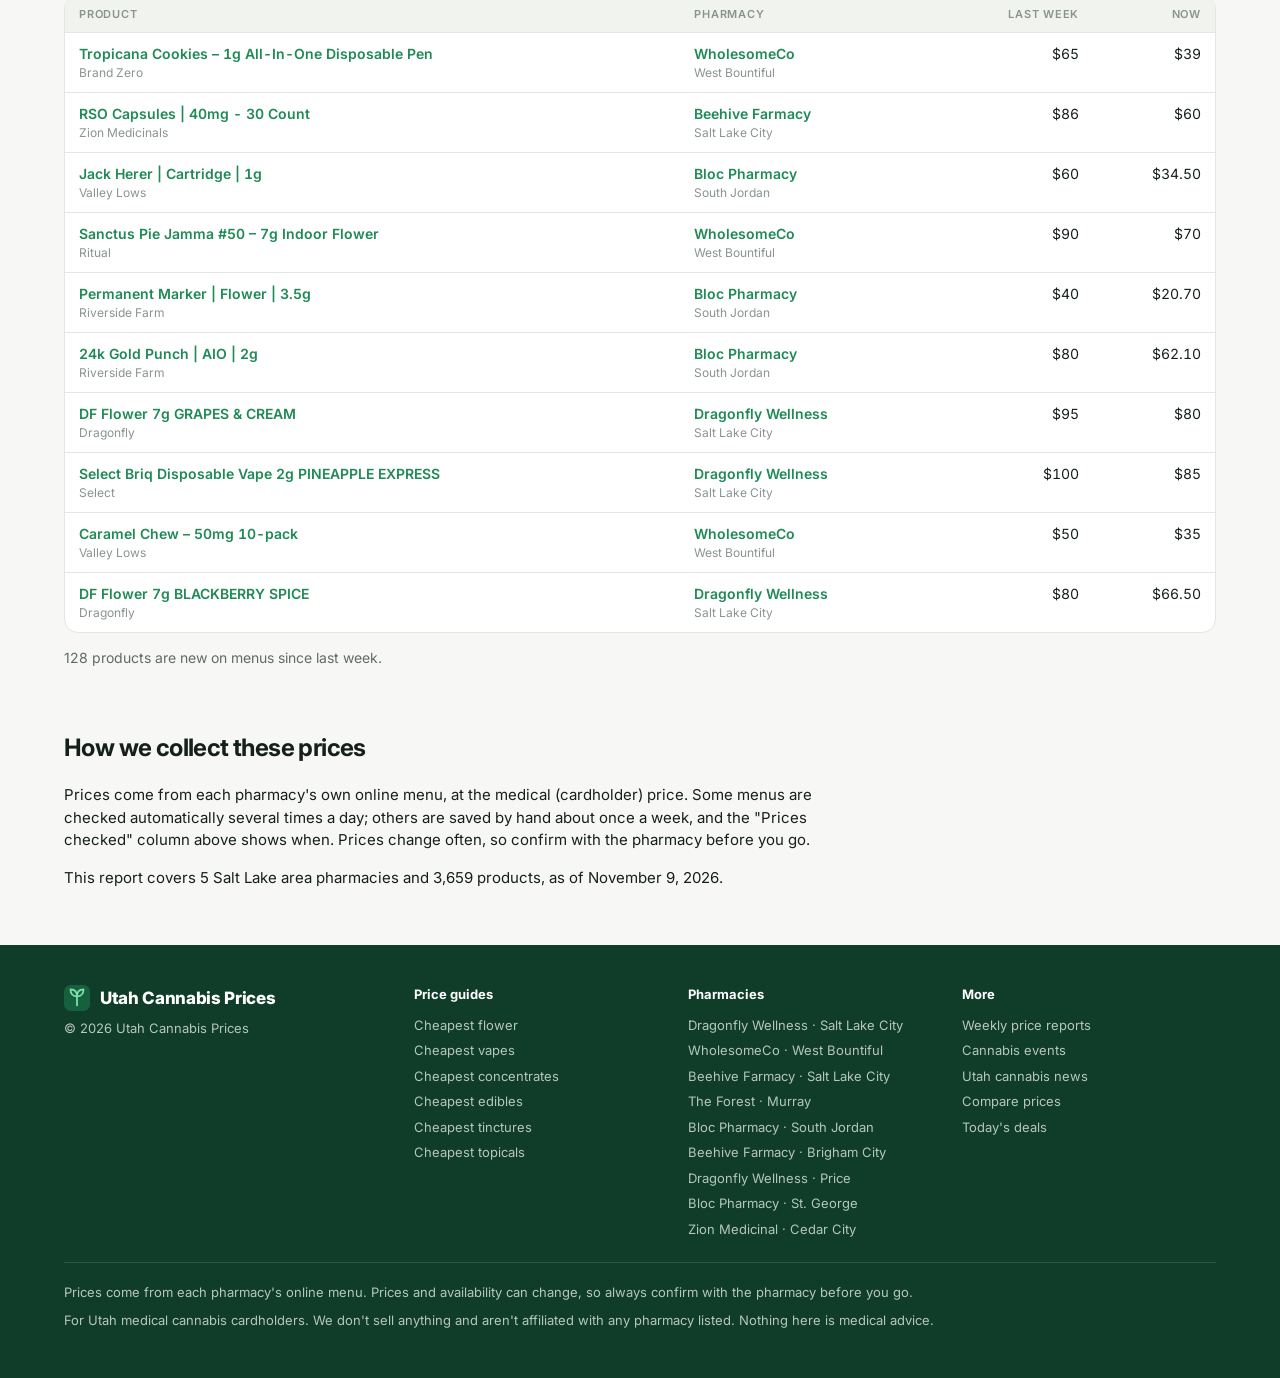
<file: site/reports/2026-11-09.html>
<!doctype html>
<html lang="en">
<head>
<meta charset="utf-8">
<meta name="viewport" content="width=device-width, initial-scale=1">
<title>Salt Lake medical cannabis prices: week of November 9 · Utah Cannabis Prices</title>
<meta name="description" content="The cheapest 3.5g of flower is $20.70 at Bloc Pharmacy. 1,707 items are on sale across 5 pharmacies.">
<link rel="canonical" href="https://cann3dc0rn.github.io/slc-pharmacy-prices/reports/2026-11-09.html">
<meta property="og:title" content="Salt Lake medical cannabis prices: week of November 9 · Utah Cannabis Prices">
<meta property="og:description" content="The cheapest 3.5g of flower is $20.70 at Bloc Pharmacy. 1,707 items are on sale across 5 pharmacies.">
<meta property="og:type" content="website">
<meta property="og:url" content="https://cann3dc0rn.github.io/slc-pharmacy-prices/reports/2026-11-09.html">
<meta property="og:site_name" content="Utah Cannabis Prices">
<meta name="theme-color" content="#0f3d2a">
<link rel="icon" href="data:image/svg+xml,%3Csvg xmlns='http://www.w3.org/2000/svg' viewBox='0 0 32 32'%3E%3Crect width='32' height='32' rx='8' fill='%230f3d2a'/%3E%3Cpath d='M16 25V14M16 14c-5 0-8-3.5-8-8.5 5 0 8 3 8 8.5zm0 0c5 0 8-3.5 8-8.5-5 0-8 3-8 8.5z' stroke='%237ee2a8' stroke-width='2.2' fill='none' stroke-linecap='round' stroke-linejoin='round'/%3E%3C/svg%3E">
<link rel="preconnect" href="https://fonts.googleapis.com">
<link rel="preconnect" href="https://fonts.gstatic.com" crossorigin>
<link href="https://fonts.googleapis.com/css2?family=Inter:wght@400;500;600;700;800&display=swap" rel="stylesheet">
<link rel="stylesheet" href="../style.css">
<script type="application/ld+json">{"@context": "https://schema.org", "@type": "Article", "headline": "Salt Lake medical cannabis prices: week of November 9", "description": "The cheapest 3.5g of flower is $20.70 at Bloc Pharmacy. 1,707 items are on sale across 5 pharmacies.", "datePublished": "2026-11-09", "author": {"@type": "Organization", "name": "Utah Cannabis Prices"}, "publisher": {"@type": "Organization", "name": "Utah Cannabis Prices"}}</script>
</head>
<body>
<header class="nav">
  <div class="wrap">
    <a class="logo" href="../" aria-label="Utah Cannabis Prices home"><svg width="30" height="30" viewBox="0 0 32 32" aria-hidden="true"><rect width="32" height="32" rx="8" fill="#17603f"/><path d="M16 25V14M16 14c-5 0-8-3.5-8-8.5 5 0 8 3 8 8.5zm0 0c5 0 8-3.5 8-8.5-5 0-8 3-8 8.5z" stroke="#7ee2a8" stroke-width="2.2" fill="none" stroke-linecap="round" stroke-linejoin="round"/></svg> Utah Cannabis Prices</a>
    <nav aria-label="Main">
      <a href="../#deals">Deals</a>
      <a href="../#pharmacies">Pharmacies</a>
      <a href="../reports/">Price reports</a>
      <a href="../events/">Events</a>
      <a href="../news/">News</a>
      <a class="primary" href="../#compare">Compare prices</a>
    </nav>
  </div>
</header>
<main>
<div class="phero"><div class="wrap">
  <div class="crumbs"><a href="../">Home</a> / <a href="./">Price reports</a> / Week of Nov 9</div>
  <h1>Salt Lake medical cannabis prices: week of November 9</h1>
  <p>The cheapest 3.5g of flower is $20.70 at Bloc Pharmacy. 1,707 items are on sale across 5 pharmacies.</p>
  <div class="btn-row"><a class="btn light" href="../#compare">Compare all prices</a></div>
</div></div><div class="wrap"><section><div class="head"><div><h2>The short version</h2></div></div>
<div class="prose"><ul><li><b>Cheapest 3.5g flower:</b> Gelato N Sherbet | Flower | 3.5g for $20.70 at Bloc Pharmacy. The typical (median) 3.5g across Salt Lake is $45.</li><li><b>Cheapest 1g vape:</b> Ratio - Candy Rush | Cartridge | 1:8 THC:CBD | 1g for $28 at Bloc Pharmacy. Median 1g vape: $60.</li><li><b>Lowest typical 3.5g price:</b> Bloc Pharmacy at a median of $33.12, compared with $60 at Beehive Farmacy.</li><li><b>Biggest discount:</b> 50% off 1:1 THC:CBD Chill – Strawberries and Cream Gummy – 30mg 10-pack at WholesomeCo ($48 → $24). 1,707 items are on sale in total.</li></ul></div></section><section><div class="head"><div><h2>Cheapest 3.5g flower</h2><p>The ten lowest prices on an eighth this week.</p></div><a class="link" href="../prices/flower.html">All flower prices →</a></div>
<div class="tbl"><table class="t"><thead><tr><th>Product</th><th>Pharmacy</th><th class="num">Price</th><th class="num">Per gram</th><th class="num">THC</th></tr></thead><tbody><tr><td><a href="https://dutchie.com/embedded-menu/6035916f516b4e34776f4dc5/product/gelato-n-sherbet-flower-3-5g" target="_blank" rel="noopener">Gelato N Sherbet | Flower | 3.5g</a><span class="sub">Riverside Farm</span></td><td><a href="../pharmacy/bloc-south-jordan.html">Bloc Pharmacy</a><span class="sub">South Jordan</span></td><td class="num">$20.70<span class="sub"><s>$30</s></span></td><td class="num">$5.91</td><td class="num">18.51%</td></tr><tr><td><a href="https://dutchie.com/embedded-menu/6035916f516b4e34776f4dc5/product/gelato-41-flower-3-5g" target="_blank" rel="noopener">Gelato 41 | Flower | 3.5g</a><span class="sub">Riverside Farm</span></td><td><a href="../pharmacy/bloc-south-jordan.html">Bloc Pharmacy</a><span class="sub">South Jordan</span></td><td class="num">$20.70<span class="sub"><s>$30</s></span></td><td class="num">$5.91</td><td class="num">18.73%</td></tr><tr><td><a href="https://dutchie.com/embedded-menu/6035916f516b4e34776f4dc5/product/mint-sherbet-flower-3-5g" target="_blank" rel="noopener">Mint Sherbet | Flower | 3.5g</a><span class="sub">Riverside Farm</span></td><td><a href="../pharmacy/bloc-south-jordan.html">Bloc Pharmacy</a><span class="sub">South Jordan</span></td><td class="num">$20.70<span class="sub"><s>$30</s></span></td><td class="num">$5.91</td><td class="num">18.9%</td></tr><tr><td><a href="https://dutchie.com/embedded-menu/6035916f516b4e34776f4dc5/product/lemon-runtz-flower-3-5g" target="_blank" rel="noopener">Lemon Runtz | Flower | 3.5g</a><span class="sub">Riverside Farm</span></td><td><a href="../pharmacy/bloc-south-jordan.html">Bloc Pharmacy</a><span class="sub">South Jordan</span></td><td class="num">$20.70<span class="sub"><s>$30</s></span></td><td class="num">$5.91</td><td class="num">17.8%</td></tr><tr><td><a href="https://dutchie.com/embedded-menu/6035916f516b4e34776f4dc5/product/gelato-33-flower-3-5g" target="_blank" rel="noopener">Gelato 33 | Flower | 3.5g</a><span class="sub">Riverside Farm</span></td><td><a href="../pharmacy/bloc-south-jordan.html">Bloc Pharmacy</a><span class="sub">South Jordan</span></td><td class="num">$20.70<span class="sub"><s>$30</s></span></td><td class="num">$5.91</td><td class="num">18%</td></tr><tr><td><a href="https://dutchie.com/embedded-menu/6035916f516b4e34776f4dc5/product/granddaddy-chemdawg-flower-3-5g" target="_blank" rel="noopener">Granddaddy Chemdawg | Flower | 3.5g</a><span class="sub">Riverside Farm</span></td><td><a href="../pharmacy/bloc-south-jordan.html">Bloc Pharmacy</a><span class="sub">South Jordan</span></td><td class="num">$20.70<span class="sub"><s>$30</s></span></td><td class="num">$5.91</td><td class="num">19.6%</td></tr><tr><td><a href="https://dutchie.com/embedded-menu/6035916f516b4e34776f4dc5/product/cindy-limone-flower-3-5g" target="_blank" rel="noopener">Cindy Limone | Flower | 3.5g</a><span class="sub">Riverside Farm</span></td><td><a href="../pharmacy/bloc-south-jordan.html">Bloc Pharmacy</a><span class="sub">South Jordan</span></td><td class="num">$20.70<span class="sub"><s>$30</s></span></td><td class="num">$5.91</td><td class="num">18.9%</td></tr><tr><td><a href="https://dutchie.com/embedded-menu/6035916f516b4e34776f4dc5/product/berry-mimosa-flower-3-5g" target="_blank" rel="noopener">Berry Mimosa | Flower | 3.5g</a><span class="sub">Riverside Farm</span></td><td><a href="../pharmacy/bloc-south-jordan.html">Bloc Pharmacy</a><span class="sub">South Jordan</span></td><td class="num">$20.70<span class="sub"><s>$30</s></span></td><td class="num">$5.91</td><td class="num">17.46%</td></tr><tr><td><a href="https://dutchie.com/embedded-menu/6035916f516b4e34776f4dc5/product/permanent-marker-flower-3-5g-69600" target="_blank" rel="noopener">Permanent Marker | Flower | 3.5g</a><span class="sub">Riverside Farm</span></td><td><a href="../pharmacy/bloc-south-jordan.html">Bloc Pharmacy</a><span class="sub">South Jordan</span></td><td class="num">$20.70<span class="sub"><s>$30</s></span></td><td class="num">$5.91</td><td class="num">19.9%</td></tr><tr><td><a href="https://dutchie.com/embedded-menu/6035916f516b4e34776f4dc5/product/frosty-peaks-flower-3-5g" target="_blank" rel="noopener">Frosty Peaks | Flower | 3.5g</a><span class="sub">Riverside Farm</span></td><td><a href="../pharmacy/bloc-south-jordan.html">Bloc Pharmacy</a><span class="sub">South Jordan</span></td><td class="num">$20.70<span class="sub"><s>$30</s></span></td><td class="num">$5.91</td><td class="num">18.1%</td></tr></tbody></table></div></section><section><div class="head"><div><h2>Best price on an ounce (28g)</h2></div></div>
<div class="tbl"><table class="t"><thead><tr><th>Product</th><th>Pharmacy</th><th class="num">Price</th><th class="num">Per gram</th><th class="num">THC</th></tr></thead><tbody><tr><td><a href="https://dutchie.com/embedded-menu/6035916f516b4e34776f4dc5/product/milled-flower-flower-28g" target="_blank" rel="noopener">Milled Flower | Flower | 28g</a><span class="sub">Great American</span></td><td><a href="../pharmacy/bloc-south-jordan.html">Bloc Pharmacy</a><span class="sub">South Jordan</span></td><td class="num">$103.50<span class="sub"><s>$150</s></span></td><td class="num">$3.70</td><td class="num">18.13%</td></tr><tr><td><a href="https://dutchie.com/embedded-menu/6035916f516b4e34776f4dc5/product/gas-lit-find-28g" target="_blank" rel="noopener">Gas Lit | Find | 28g</a><span class="sub">Find.</span></td><td><a href="../pharmacy/bloc-south-jordan.html">Bloc Pharmacy</a><span class="sub">South Jordan</span></td><td class="num">$134.55<span class="sub"><s>$195</s></span></td><td class="num">$4.81</td><td class="num">16.5%</td></tr><tr><td><a href="https://dutchie.com/embedded-menu/6035916f516b4e34776f4dc5/product/moab-flower-28g" target="_blank" rel="noopener">Moab | Flower | 28g</a><span class="sub">HI - VARIETY</span></td><td><a href="../pharmacy/bloc-south-jordan.html">Bloc Pharmacy</a><span class="sub">South Jordan</span></td><td class="num">$144.90<span class="sub"><s>$210</s></span></td><td class="num">$5.17</td><td class="num">19%</td></tr><tr><td><a href="https://dutchie.com/embedded-menu/6035916f516b4e34776f4dc5/product/triangle-cookies-flower-28g" target="_blank" rel="noopener">Triangle Cookies | Flower | 28g</a><span class="sub">HI - VARIETY</span></td><td><a href="../pharmacy/bloc-south-jordan.html">Bloc Pharmacy</a><span class="sub">South Jordan</span></td><td class="num">$144.90<span class="sub"><s>$210</s></span></td><td class="num">$5.17</td><td class="num">16.4%</td></tr><tr><td><a href="https://dutchie.com/embedded-menu/6035916f516b4e34776f4dc5/product/pav-flower-28g" target="_blank" rel="noopener">Pavé | Flower | 28g</a><span class="sub">HI - VARIETY</span></td><td><a href="../pharmacy/bloc-south-jordan.html">Bloc Pharmacy</a><span class="sub">South Jordan</span></td><td class="num">$144.90<span class="sub"><s>$210</s></span></td><td class="num">$5.17</td><td class="num">18.3%</td></tr></tbody></table></div></section><section><div class="head"><div><h2>Cheapest 1g vapes</h2></div><a class="link" href="../prices/vapes.html">All vape prices →</a></div>
<div class="tbl"><table class="t"><thead><tr><th>Product</th><th>Pharmacy</th><th class="num">Price</th><th class="num">Per gram</th><th class="num">THC</th></tr></thead><tbody><tr><td><a href="https://dutchie.com/embedded-menu/6035916f516b4e34776f4dc5/product/ratio-candy-rush-cartridge-1-8-thc-cbd-1g" target="_blank" rel="noopener">Ratio - Candy Rush | Cartridge | 1:8 THC:CBD | 1g</a><span class="sub">Pure Plan</span></td><td><a href="../pharmacy/bloc-south-jordan.html">Bloc Pharmacy</a><span class="sub">South Jordan</span></td><td class="num">$28<span class="sub"><s>$35</s></span></td><td class="num">$28</td><td class="num">7.38%</td></tr><tr><td><a href="https://dutchie.com/embedded-menu/6035916f516b4e34776f4dc5/product/ratio-candy-rush-cartridge-1-4-thc-cbd-1g" target="_blank" rel="noopener">Ratio - Candy Rush | Cartridge | 1:4 THC:CBD | 1g</a><span class="sub">Pure Plan</span></td><td><a href="../pharmacy/bloc-south-jordan.html">Bloc Pharmacy</a><span class="sub">South Jordan</span></td><td class="num">$28<span class="sub"><s>$35</s></span></td><td class="num">$28</td><td class="num">14.3%</td></tr><tr><td><a href="https://dutchie.com/embedded-menu/6035916f516b4e34776f4dc5/product/ratio-pure-focus-watermelon-z-cartridge-1-1-1g" target="_blank" rel="noopener">Ratio - Pure Focus Watermelon Z | Cartridge | 1:1 | 1g</a><span class="sub">Pure Plan</span></td><td><a href="../pharmacy/bloc-south-jordan.html">Bloc Pharmacy</a><span class="sub">South Jordan</span></td><td class="num">$32<span class="sub"><s>$40</s></span></td><td class="num">$32</td><td class="num">40.9%</td></tr><tr><td><a href="https://dutchie.com/embedded-menu/6035916f516b4e34776f4dc5/product/ratio-blueberry-yum-cartridge-1-1-1-thc-cbd-cbn-1g" target="_blank" rel="noopener">Ratio - Blueberry Yum | Cartridge | 1:1:1 THC:CBD:CBN | 1g</a><span class="sub">Pure Plan</span></td><td><a href="../pharmacy/bloc-south-jordan.html">Bloc Pharmacy</a><span class="sub">South Jordan</span></td><td class="num">$32<span class="sub"><s>$40</s></span></td><td class="num">$32</td><td class="num">22.82%</td></tr><tr><td><a href="https://dutchie.com/embedded-menu/6035916f516b4e34776f4dc5/product/candy-rush-cartridge-1-2-thc-cbd-1g" target="_blank" rel="noopener">Candy Rush | Cartridge | 1:2 THC:CBD | 1g</a><span class="sub">Pure Plan</span></td><td><a href="../pharmacy/bloc-south-jordan.html">Bloc Pharmacy</a><span class="sub">South Jordan</span></td><td class="num">$32<span class="sub"><s>$40</s></span></td><td class="num">$32</td><td class="num">22.93%</td></tr><tr><td><a href="https://dutchie.com/embedded-menu/6035916f516b4e34776f4dc5/product/daypack-diesel-cartridge-1-1-1-thc-cbd-cbg-1g" target="_blank" rel="noopener">Daypack Diesel | Cartridge | 1:1:1 THC:CBD:CBG | 1g</a><span class="sub">Pure Plan</span></td><td><a href="../pharmacy/bloc-south-jordan.html">Bloc Pharmacy</a><span class="sub">South Jordan</span></td><td class="num">$32<span class="sub"><s>$40</s></span></td><td class="num">$32</td><td class="num">25.04%</td></tr><tr><td><a href="https://dutchie.com/embedded-menu/6035916f516b4e34776f4dc5/product/ratio-purple-gelato-cartridge-1-1-1-thc-cbd-cbn-1g" target="_blank" rel="noopener">Ratio - Purple Gelato | Cartridge | 1:1:1 THC:CBD:CBN | 1g</a><span class="sub">Pure Plan</span></td><td><a href="../pharmacy/bloc-south-jordan.html">Bloc Pharmacy</a><span class="sub">South Jordan</span></td><td class="num">$32<span class="sub"><s>$40</s></span></td><td class="num">$32</td><td class="num">22.05%</td></tr><tr><td><a href="https://dutchie.com/embedded-menu/6035916f516b4e34776f4dc5/product/ros-chello-cartridge-1-1-1-thc-cbd-cbg-1g" target="_blank" rel="noopener">RoséChello | Cartridge | 1:1:1 THC:CBD:CBG | 1g</a><span class="sub">Pure Plan</span></td><td><a href="../pharmacy/bloc-south-jordan.html">Bloc Pharmacy</a><span class="sub">South Jordan</span></td><td class="num">$32<span class="sub"><s>$40</s></span></td><td class="num">$32</td><td class="num">25.41%</td></tr><tr><td><a href="https://dutchie.com/embedded-menu/6035916f516b4e34776f4dc5/product/mango-kush-cartridge-1g-37913" target="_blank" rel="noopener">Mango Kush | Cartridge | 1g</a><span class="sub">Riverside Farm</span></td><td><a href="../pharmacy/bloc-south-jordan.html">Bloc Pharmacy</a><span class="sub">South Jordan</span></td><td class="num">$34.50<span class="sub"><s>$50</s></span></td><td class="num">$34.50</td><td class="num">88.95%</td></tr><tr><td><a href="https://dutchie.com/embedded-menu/6035916f516b4e34776f4dc5/product/9-pound-hammer-cartridge-1g" target="_blank" rel="noopener">9 Pound Hammer | Cartridge | 1g</a><span class="sub">Riverside Farm</span></td><td><a href="../pharmacy/bloc-south-jordan.html">Bloc Pharmacy</a><span class="sub">South Jordan</span></td><td class="num">$34.50<span class="sub"><s>$50</s></span></td><td class="num">$34.50</td><td class="num">88.55%</td></tr></tbody></table></div></section><section><div class="head"><div><h2>Cheapest 1g concentrates</h2></div><a class="link" href="../prices/concentrates.html">All concentrate prices →</a></div>
<div class="tbl"><table class="t"><thead><tr><th>Product</th><th>Pharmacy</th><th class="num">Price</th><th class="num">Per gram</th><th class="num">THC</th></tr></thead><tbody><tr><td><a href="https://dutchie.com/embedded-menu/6035916f516b4e34776f4dc5/product/distillate-syringe-1g" target="_blank" rel="noopener">Distillate | Syringe | 1g</a><span class="sub">Riverside Farm</span></td><td><a href="../pharmacy/bloc-south-jordan.html">Bloc Pharmacy</a><span class="sub">South Jordan</span></td><td class="num">$31.05<span class="sub"><s>$45</s></span></td><td class="num">$31.05</td><td class="num">90.48%</td></tr><tr><td><a href="https://dragonflywellness.com/products/df-conc-1g-live-kief-halle-berry" target="_blank" rel="noopener">DF Conc. 1g Live Kief - HALLE BERRY</a><span class="sub">Dragonfly</span></td><td><a href="../pharmacy/dragonfly-slc.html">Dragonfly Wellness</a><span class="sub">Salt Lake City</span></td><td class="num">$35</td><td class="num">$35</td><td class="num">34.65%</td></tr><tr><td><a href="https://dutchie.com/stores/the-forest-murray/product/rso-syringe-1ml" target="_blank" rel="noopener">RSO Syringe | 1ml</a><span class="sub">HooDoo</span></td><td><a href="../pharmacy/the-forest-murray.html">The Forest</a><span class="sub">Murray</span></td><td class="num">$35</td><td class="num">$35</td><td class="num">69.49%</td></tr><tr><td><a href="https://dutchie.com/embedded-menu/6035916f516b4e34776f4dc5/product/triangle-head-cured-sugar-1g" target="_blank" rel="noopener">Triangle Head | Cured Sugar | 1g</a><span class="sub">Hilight</span></td><td><a href="../pharmacy/bloc-south-jordan.html">Bloc Pharmacy</a><span class="sub">South Jordan</span></td><td class="num">$37.95<span class="sub"><s>$55</s></span></td><td class="num">$37.95</td><td class="num">76.9%</td></tr><tr><td><a href="https://dutchie.com/embedded-menu/6035916f516b4e34776f4dc5/product/blackberry-maple-badder-1g" target="_blank" rel="noopener">Blackberry Maple | Badder | 1g</a><span class="sub">Hilight</span></td><td><a href="../pharmacy/bloc-south-jordan.html">Bloc Pharmacy</a><span class="sub">South Jordan</span></td><td class="num">$37.95<span class="sub"><s>$55</s></span></td><td class="num">$37.95</td><td class="num">68.4%</td></tr></tbody></table></div></section><section><div class="head"><div><h2>How the pharmacies compare</h2><p>Median price means half the products cost less and half cost more.</p></div></div>
<div class="tbl"><table class="t"><thead><tr><th>Pharmacy</th><th class="num">Products</th><th class="num">Median 3.5g flower</th><th class="num">Median 1g vape</th><th class="num">On sale</th><th>Prices checked</th></tr></thead><tbody><tr><td><a href="../pharmacy/dragonfly-slc.html">Dragonfly Wellness</a><span class="sub">Salt Lake City</span></td><td class="num">480</td><td class="num">$45</td><td class="num">$60</td><td class="num">69</td><td>November 9, 2026</td></tr><tr><td><a href="../pharmacy/wholesomeco.html">WholesomeCo</a><span class="sub">West Bountiful</span></td><td class="num">783</td><td class="num">$46.75</td><td class="num">$55</td><td class="num">506</td><td>November 9, 2026</td></tr><tr><td><a href="../pharmacy/beehive-slc.html">Beehive Farmacy</a><span class="sub">Salt Lake City</span></td><td class="num">487</td><td class="num">$60</td><td class="num">$60</td><td class="num">2</td><td>November 1, 2026</td></tr><tr><td><a href="../pharmacy/the-forest-murray.html">The Forest</a><span class="sub">Murray</span></td><td class="num">750</td><td class="num">$50</td><td class="num">$60</td><td class="num">13</td><td>November 1, 2026</td></tr><tr><td><a href="../pharmacy/bloc-south-jordan.html">Bloc Pharmacy</a><span class="sub">South Jordan</span></td><td class="num">1,159</td><td class="num">$33.12</td><td class="num">$44.85</td><td class="num">1,117</td><td>November 1, 2026</td></tr></tbody></table></div></section><section><div class="head"><div><h2>Biggest discounts</h2></div><a class="link" href="../#deals">Today's deals →</a></div>
<div class="tbl"><table class="t"><thead><tr><th>Product</th><th>Pharmacy</th><th class="num">Was</th><th class="num">Now</th><th class="num">Off</th></tr></thead><tbody><tr><td><a href="https://www.wholesome.co/shop/edibles/hilight-1-1-thc-cbd-chill-strawberries-and-cream-gummy-30mg-10-pack" target="_blank" rel="noopener">1:1 THC:CBD Chill – Strawberries and Cream Gummy – 30mg 10-pack</a><span class="sub">Hilight</span></td><td><a href="../pharmacy/wholesomeco.html">WholesomeCo</a><span class="sub">West Bountiful</span></td><td class="num">$48</td><td class="num">$24</td><td class="num">50%</td></tr><tr><td><a href="https://www.wholesome.co/shop/beverages/wave-lemon-liquid-suspension-single" target="_blank" rel="noopener">Lemon Liquid Suspension – Single</a><span class="sub">Wave</span></td><td><a href="../pharmacy/wholesomeco.html">WholesomeCo</a><span class="sub">West Bountiful</span></td><td class="num">$5</td><td class="num">$3</td><td class="num">40%</td></tr><tr><td><a href="https://www.wholesome.co/shop/edibles/wholesomeco-1-1-1-thc-cbd-cbg-soothe-gummy-10mg-10-pack" target="_blank" rel="noopener">1:1:1 THC:CBD:CBG Soothe Gummy – 10mg 10-pack</a><span class="sub">WholesomeCo</span></td><td><a href="../pharmacy/wholesomeco.html">WholesomeCo</a><span class="sub">West Bountiful</span></td><td class="num">$25</td><td class="num">$15</td><td class="num">40%</td></tr><tr><td><a href="https://www.wholesome.co/shop/edibles/hilight-splash-sour-black-cherry-gummy-50mg-10-pack" target="_blank" rel="noopener">Splash – Sour Black Cherry Gummy – 50mg 10-pack</a><span class="sub">Hilight</span></td><td><a href="../pharmacy/wholesomeco.html">WholesomeCo</a><span class="sub">West Bountiful</span></td><td class="num">$62</td><td class="num">$37.20</td><td class="num">40%</td></tr><tr><td><a href="https://www.wholesome.co/shop/vape-cartridges/brand-zero-tropicana-cookies-1g-all-in-one-disposable-pen" target="_blank" rel="noopener">Tropicana Cookies – 1g All-In-One Disposable Pen</a><span class="sub">Brand Zero</span></td><td><a href="../pharmacy/wholesomeco.html">WholesomeCo</a><span class="sub">West Bountiful</span></td><td class="num">$65</td><td class="num">$39</td><td class="num">40%</td></tr><tr><td><a href="https://www.wholesome.co/shop/vape-cartridges/hilight-splash-blueberry-2g-all-in-one-disposable-pen" target="_blank" rel="noopener">Splash – Blueberry – 2g All-In-One Disposable Pen</a><span class="sub">Hilight</span></td><td><a href="../pharmacy/wholesomeco.html">WholesomeCo</a><span class="sub">West Bountiful</span></td><td class="num">$105</td><td class="num">$63</td><td class="num">40%</td></tr><tr><td><a href="https://dutchie.com/stores/the-forest-murray/product/strawberry-shortcake-caramels-2-1-10pk-300mg" target="_blank" rel="noopener">Strawberry Shortcake Caramels 2:1 10pk | 300mg</a><span class="sub">Valley Lows</span></td><td><a href="../pharmacy/the-forest-murray.html">The Forest</a><span class="sub">Murray</span></td><td class="num">$45</td><td class="num">$29.25</td><td class="num">35%</td></tr><tr><td><a href="https://www.wholesome.co/shop/flower/wholesomeco-papa-burger-3-5g-indoor-flower" target="_blank" rel="noopener">Papa Burger – 3.5g Indoor Flower</a><span class="sub">WholesomeCo</span></td><td><a href="../pharmacy/wholesomeco.html">WholesomeCo</a><span class="sub">West Bountiful</span></td><td class="num">$55</td><td class="num">$35.75</td><td class="num">35%</td></tr><tr><td><a href="https://dutchie.com/stores/the-forest-murray/product/truffle-sundae-distillate-cartridge-1g" target="_blank" rel="noopener">Truffle Sundae Distillate Cartridge | 1g</a><span class="sub">Fruit of Life</span></td><td><a href="../pharmacy/the-forest-murray.html">The Forest</a><span class="sub">Murray</span></td><td class="num">$60</td><td class="num">$39</td><td class="num">35%</td></tr><tr><td><a href="https://dutchie.com/stores/the-forest-murray/product/expresso-martini-distillate-cartridge-1g" target="_blank" rel="noopener">Expresso Martini Distillate Cartridge | 1g</a><span class="sub">Fruit of Life</span></td><td><a href="../pharmacy/the-forest-murray.html">The Forest</a><span class="sub">Murray</span></td><td class="num">$60</td><td class="num">$39</td><td class="num">35%</td></tr></tbody></table></div></section><section><div class="head"><div><h2>What changed since last week</h2></div></div>
<div class="tbl"><table class="t"><thead><tr><th>Pharmacy</th><th class="num">Median 3.5g last week</th><th class="num">This week</th><th class="num">Change</th></tr></thead><tbody><tr><td><a href="../pharmacy/dragonfly-slc.html">Dragonfly Wellness</a><span class="sub">Salt Lake City</span></td><td class="num">$45</td><td class="num">$45</td><td class="num">no change</td></tr><tr><td><a href="../pharmacy/wholesomeco.html">WholesomeCo</a><span class="sub">West Bountiful</span></td><td class="num">$46.75</td><td class="num">$46.75</td><td class="num">no change</td></tr><tr><td><a href="../pharmacy/beehive-slc.html">Beehive Farmacy</a><span class="sub">Salt Lake City</span></td><td class="num">$60</td><td class="num">$60</td><td class="num">no change</td></tr><tr><td><a href="../pharmacy/the-forest-murray.html">The Forest</a><span class="sub">Murray</span></td><td class="num">$50</td><td class="num">$50</td><td class="num">no change</td></tr><tr><td><a href="../pharmacy/bloc-south-jordan.html">Bloc Pharmacy</a><span class="sub">South Jordan</span></td><td class="num">$33.12</td><td class="num">$33.12</td><td class="num">no change</td></tr></tbody></table></div><h3>Biggest price drops</h3><div class="tbl"><table class="t"><thead><tr><th>Product</th><th>Pharmacy</th><th class="num">Last week</th><th class="num">Now</th></tr></thead><tbody><tr><td><a href="https://www.wholesome.co/shop/vape-cartridges/brand-zero-tropicana-cookies-1g-all-in-one-disposable-pen" target="_blank" rel="noopener">Tropicana Cookies – 1g All-In-One Disposable Pen</a><span class="sub">Brand Zero</span></td><td><a href="../pharmacy/wholesomeco.html">WholesomeCo</a><span class="sub">West Bountiful</span></td><td class="num">$65</td><td class="num">$39</td></tr><tr><td><a href="https://shop.beehivefarmacy.com/stores/beehives-farmacy/product/rso-capsules-40mg-30-count-24763" target="_blank" rel="noopener">RSO Capsules | 40mg - 30 Count</a><span class="sub">Zion Medicinals</span></td><td><a href="../pharmacy/beehive-slc.html">Beehive Farmacy</a><span class="sub">Salt Lake City</span></td><td class="num">$86</td><td class="num">$60</td></tr><tr><td><a href="https://dutchie.com/embedded-menu/6035916f516b4e34776f4dc5/product/jack-herer-cartridge-1g" target="_blank" rel="noopener">Jack Herer | Cartridge | 1g</a><span class="sub">Valley Lows</span></td><td><a href="../pharmacy/bloc-south-jordan.html">Bloc Pharmacy</a><span class="sub">South Jordan</span></td><td class="num">$60</td><td class="num">$34.50</td></tr><tr><td><a href="https://www.wholesome.co/shop/flower/ritual-sanctus-pie-jamma-50-7g-indoor-flower" target="_blank" rel="noopener">Sanctus Pie Jamma #50 – 7g Indoor Flower</a><span class="sub">Ritual</span></td><td><a href="../pharmacy/wholesomeco.html">WholesomeCo</a><span class="sub">West Bountiful</span></td><td class="num">$90</td><td class="num">$70</td></tr><tr><td><a href="https://dutchie.com/embedded-menu/6035916f516b4e34776f4dc5/product/permanent-marker-flower-3-5g-69600" target="_blank" rel="noopener">Permanent Marker | Flower | 3.5g</a><span class="sub">Riverside Farm</span></td><td><a href="../pharmacy/bloc-south-jordan.html">Bloc Pharmacy</a><span class="sub">South Jordan</span></td><td class="num">$40</td><td class="num">$20.70</td></tr><tr><td><a href="https://dutchie.com/embedded-menu/6035916f516b4e34776f4dc5/product/24k-gold-punch-aio-2g-34933" target="_blank" rel="noopener">24k Gold Punch | AIO | 2g</a><span class="sub">Riverside Farm</span></td><td><a href="../pharmacy/bloc-south-jordan.html">Bloc Pharmacy</a><span class="sub">South Jordan</span></td><td class="num">$80</td><td class="num">$62.10</td></tr><tr><td><a href="https://dragonflywellness.com/products/df-flower-7g-grapes-cream" target="_blank" rel="noopener">DF Flower 7g GRAPES &amp; CREAM</a><span class="sub">Dragonfly</span></td><td><a href="../pharmacy/dragonfly-slc.html">Dragonfly Wellness</a><span class="sub">Salt Lake City</span></td><td class="num">$95</td><td class="num">$80</td></tr><tr><td><a href="https://dragonflywellness.com/products/select-briq-disposable-vape-2g-pineapple-express" target="_blank" rel="noopener">Select Briq Disposable Vape 2g PINEAPPLE EXPRESS</a><span class="sub">Select</span></td><td><a href="../pharmacy/dragonfly-slc.html">Dragonfly Wellness</a><span class="sub">Salt Lake City</span></td><td class="num">$100</td><td class="num">$85</td></tr><tr><td><a href="https://www.wholesome.co/shop/edibles/valley-lows-caramel-chew-50mg-10-pack" target="_blank" rel="noopener">Caramel Chew – 50mg 10-pack</a><span class="sub">Valley Lows</span></td><td><a href="../pharmacy/wholesomeco.html">WholesomeCo</a><span class="sub">West Bountiful</span></td><td class="num">$50</td><td class="num">$35</td></tr><tr><td><a href="https://dragonflywellness.com/products/df-flower-7g-blackberry-spice" target="_blank" rel="noopener">DF Flower 7g BLACKBERRY SPICE</a><span class="sub">Dragonfly</span></td><td><a href="../pharmacy/dragonfly-slc.html">Dragonfly Wellness</a><span class="sub">Salt Lake City</span></td><td class="num">$80</td><td class="num">$66.50</td></tr></tbody></table></div><p class="note">128 products are new on menus since last week.</p></section><section><div class="head"><div><h2>How we collect these prices</h2></div></div>
<div class="prose">
<p>Prices come from each pharmacy's own online menu, at the medical (cardholder) price. Some menus are checked automatically
several times a day; others are saved by hand about once a week, and the "Prices checked" column above shows when.
Prices change often, so confirm with the pharmacy before you go.</p>
<p>This report covers 5 Salt Lake area pharmacies and 3,659 products, as of November 9, 2026.</p>
</div></section></div>
</main>
<footer>
  <div class="wrap">
    <div>
      <div class="logo"><svg width="26" height="26" viewBox="0 0 32 32" aria-hidden="true"><rect width="32" height="32" rx="8" fill="#17603f"/><path d="M16 25V14M16 14c-5 0-8-3.5-8-8.5 5 0 8 3 8 8.5zm0 0c5 0 8-3.5 8-8.5-5 0-8 3-8 8.5z" stroke="#7ee2a8" stroke-width="2.2" fill="none" stroke-linecap="round" stroke-linejoin="round"/></svg> Utah Cannabis Prices</div>
      <p>© 2026 Utah Cannabis Prices</p>
    </div>
    <div class="flinks"><h4>Price guides</h4><a href="../prices/flower.html">Cheapest flower</a><a href="../prices/vapes.html">Cheapest vapes</a><a href="../prices/concentrates.html">Cheapest concentrates</a><a href="../prices/edibles.html">Cheapest edibles</a><a href="../prices/tinctures.html">Cheapest tinctures</a><a href="../prices/topicals.html">Cheapest topicals</a></div>
    <div class="flinks"><h4>Pharmacies</h4><a href="../pharmacy/dragonfly-slc.html">Dragonfly Wellness · Salt Lake City</a><a href="../pharmacy/wholesomeco.html">WholesomeCo · West Bountiful</a><a href="../pharmacy/beehive-slc.html">Beehive Farmacy · Salt Lake City</a><a href="../pharmacy/the-forest-murray.html">The Forest · Murray</a><a href="../pharmacy/bloc-south-jordan.html">Bloc Pharmacy · South Jordan</a><a href="../pharmacy/beehive-brigham-city.html">Beehive Farmacy · Brigham City</a><a href="../pharmacy/dragonfly-price.html">Dragonfly Wellness · Price</a><a href="../pharmacy/bloc-st-george.html">Bloc Pharmacy · St. George</a><a href="../pharmacy/zion-cedar-city.html">Zion Medicinal · Cedar City</a></div>
    <div class="flinks"><h4>More</h4><a href="../reports/">Weekly price reports</a><a href="../events/">Cannabis events</a><a href="../news/">Utah cannabis news</a><a href="../#compare">Compare prices</a><a href="../#deals">Today's deals</a></div>
    <div class="about">
      <p>Prices come from each pharmacy's online menu. Prices and availability can change, so always confirm with the pharmacy before you go.</p>
      <p>For Utah medical cannabis cardholders. We don't sell anything and aren't affiliated with any pharmacy listed. Nothing here is medical advice.</p>
    </div>
  </div>
</footer>
</body>
</html>
</file>
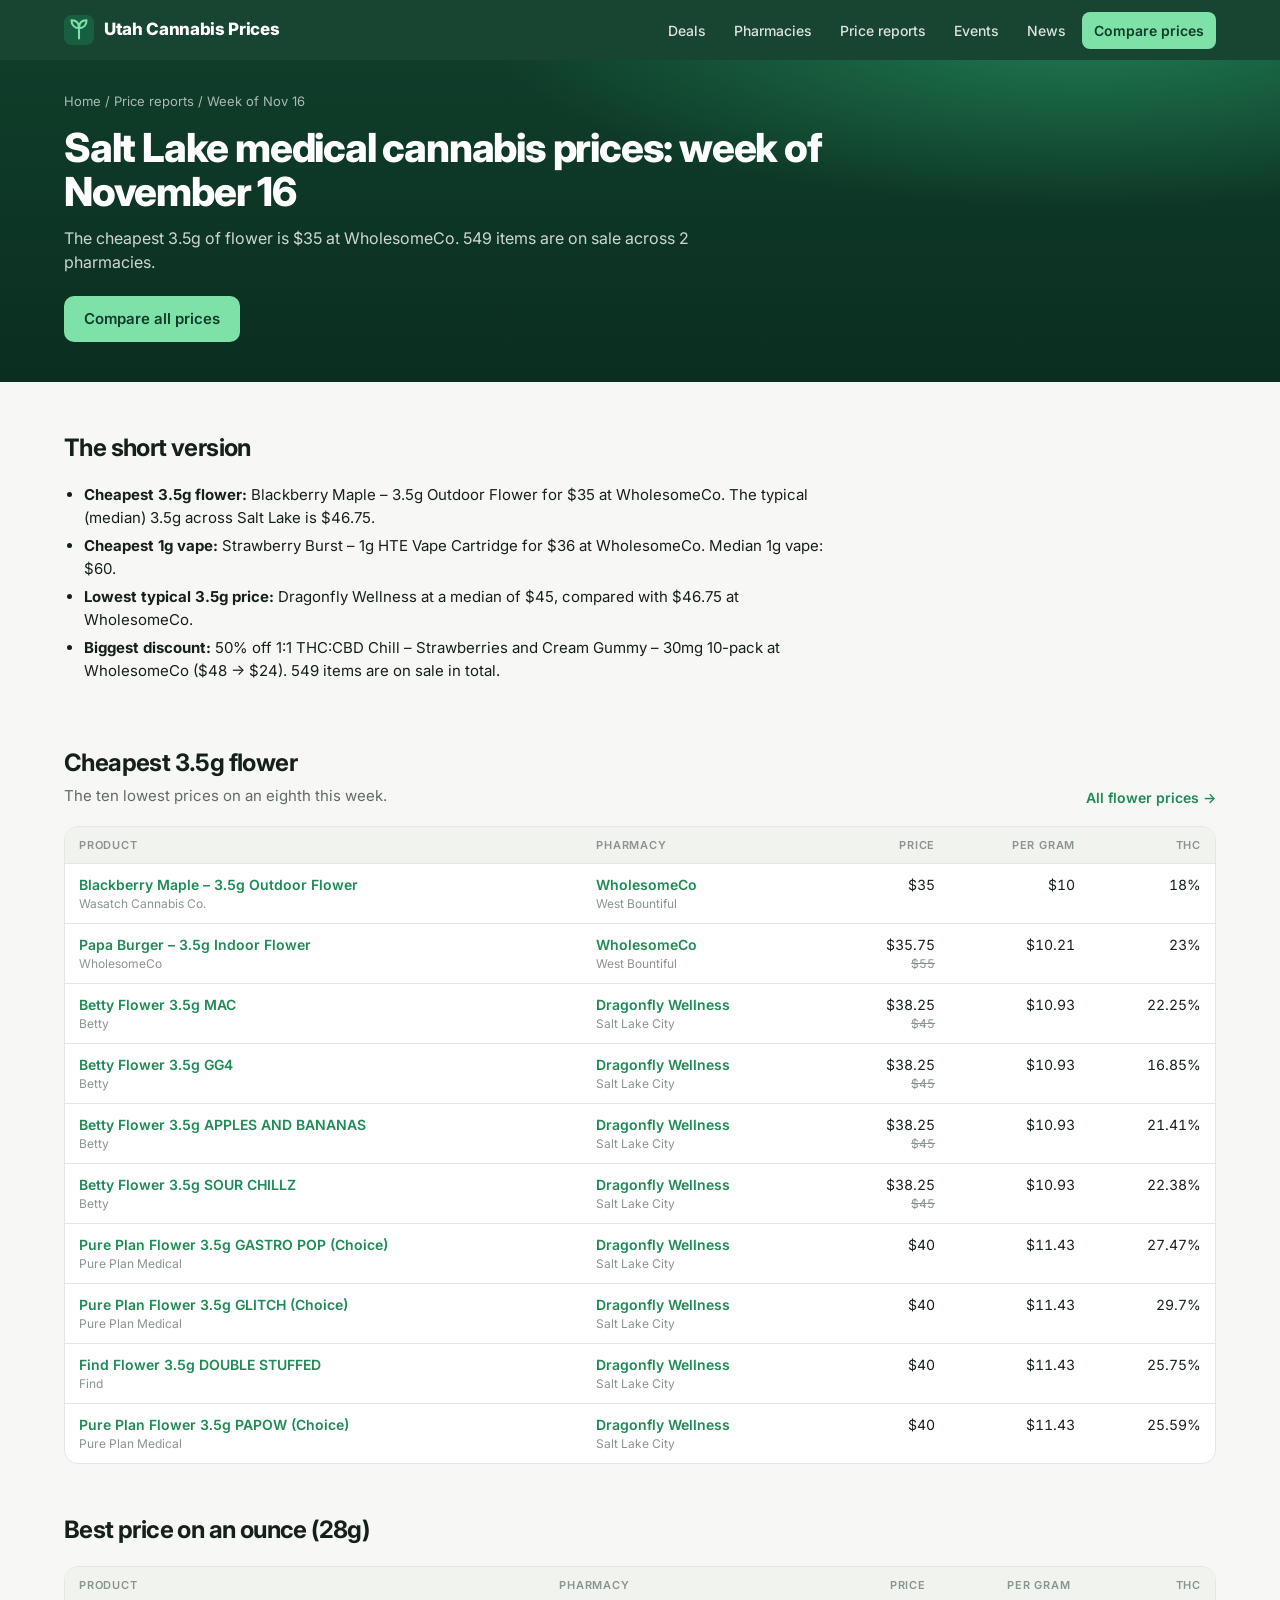
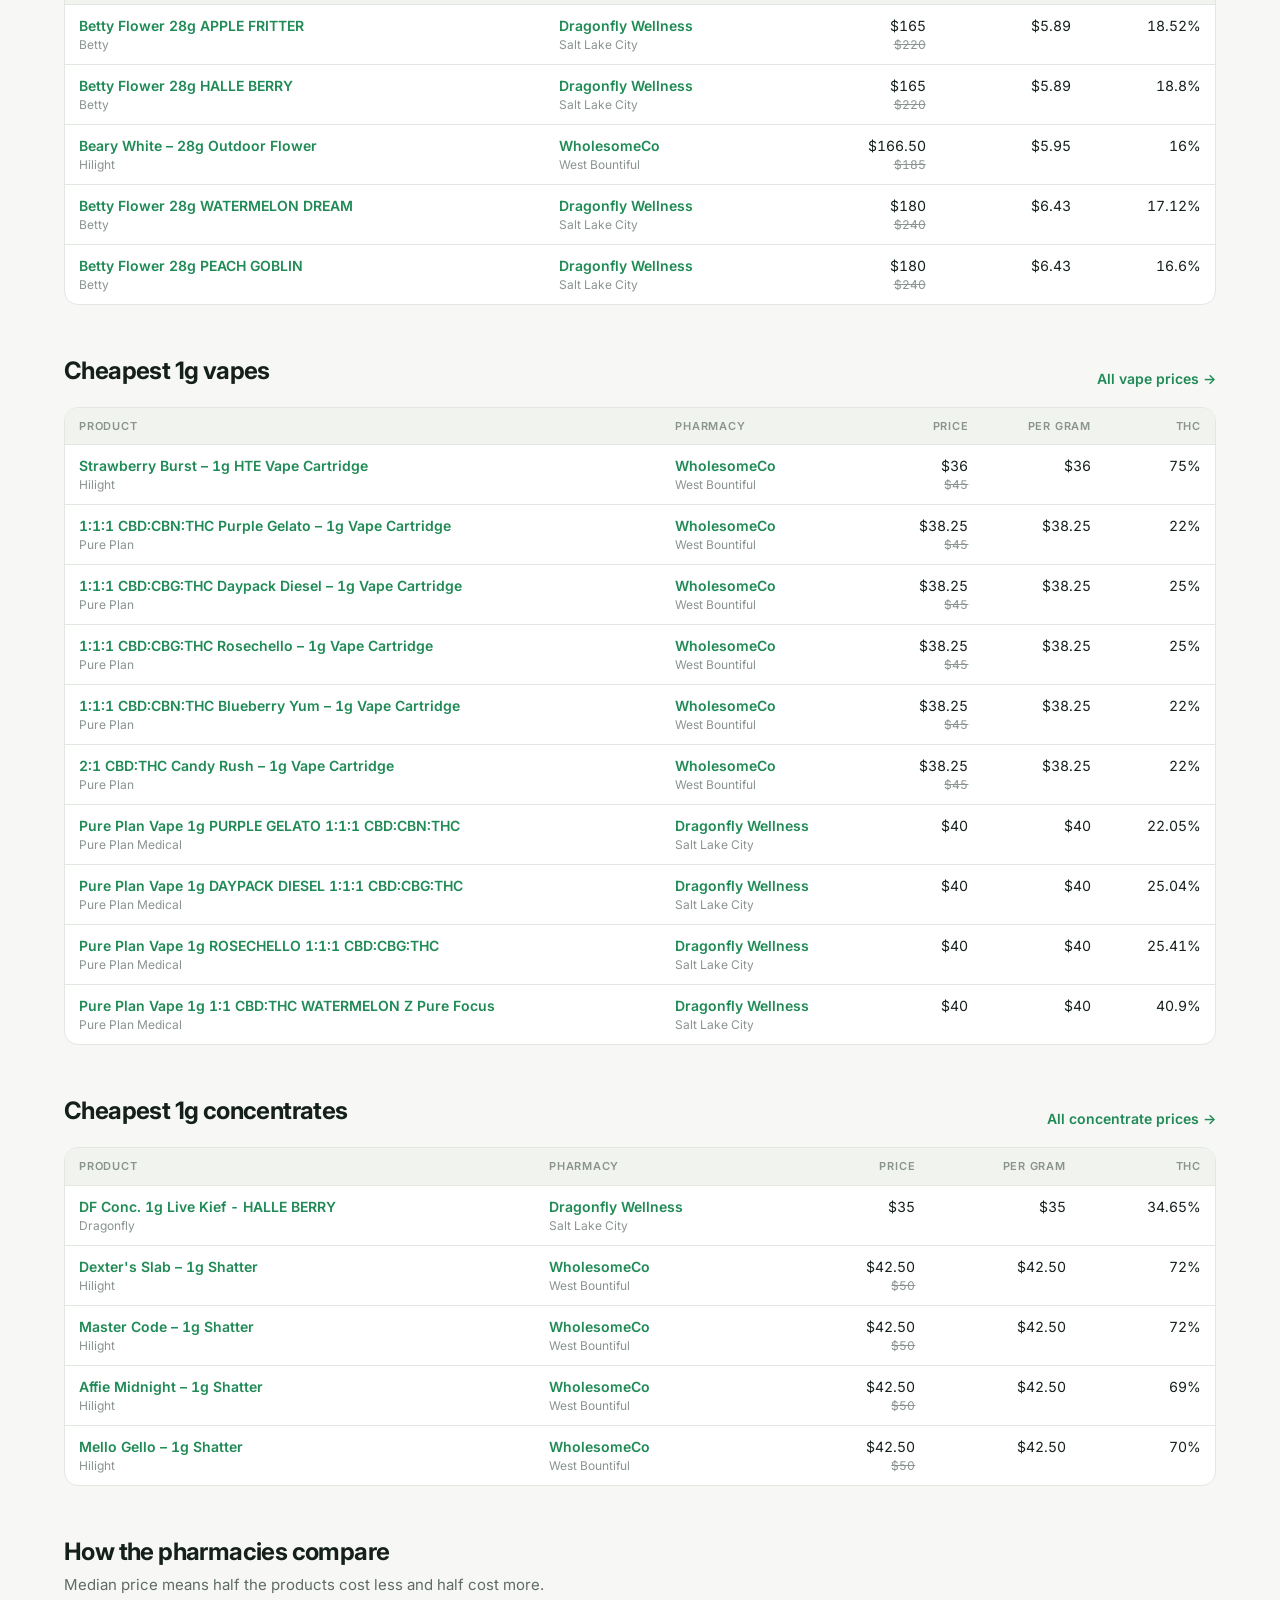
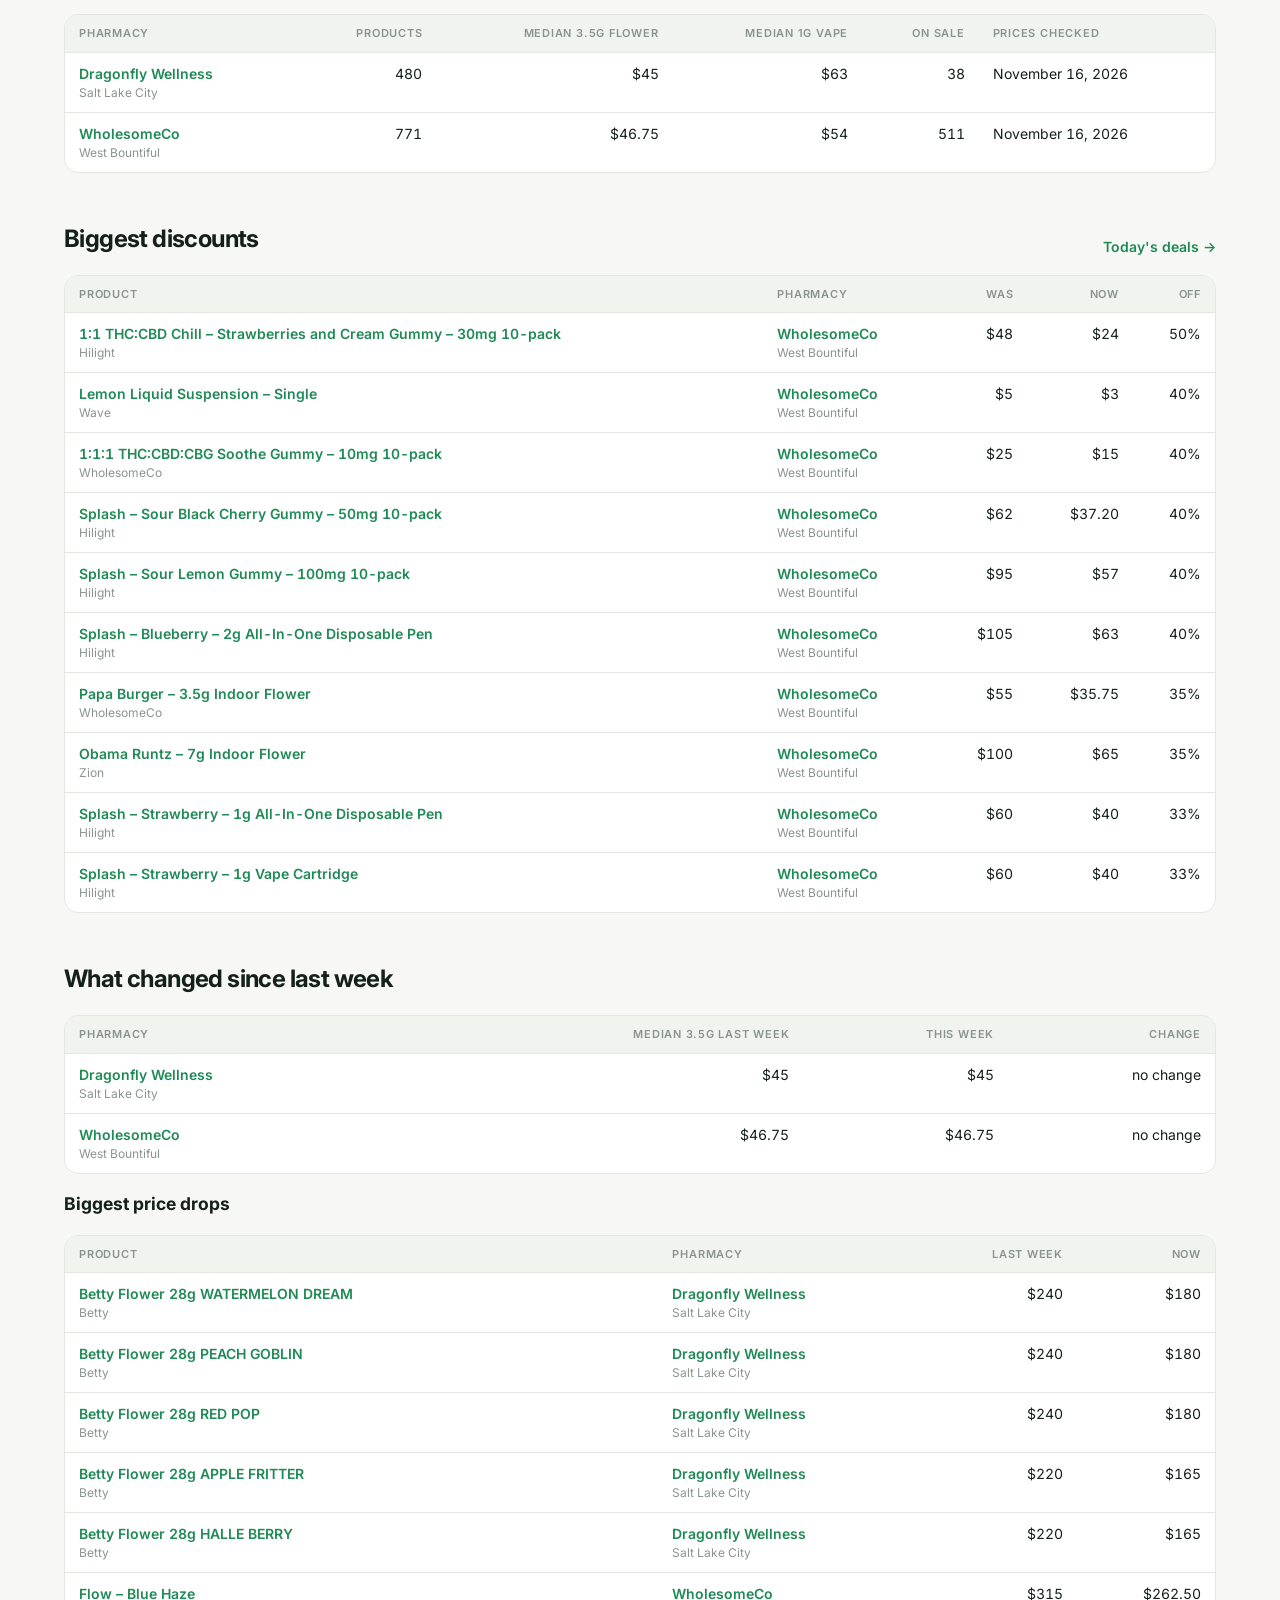
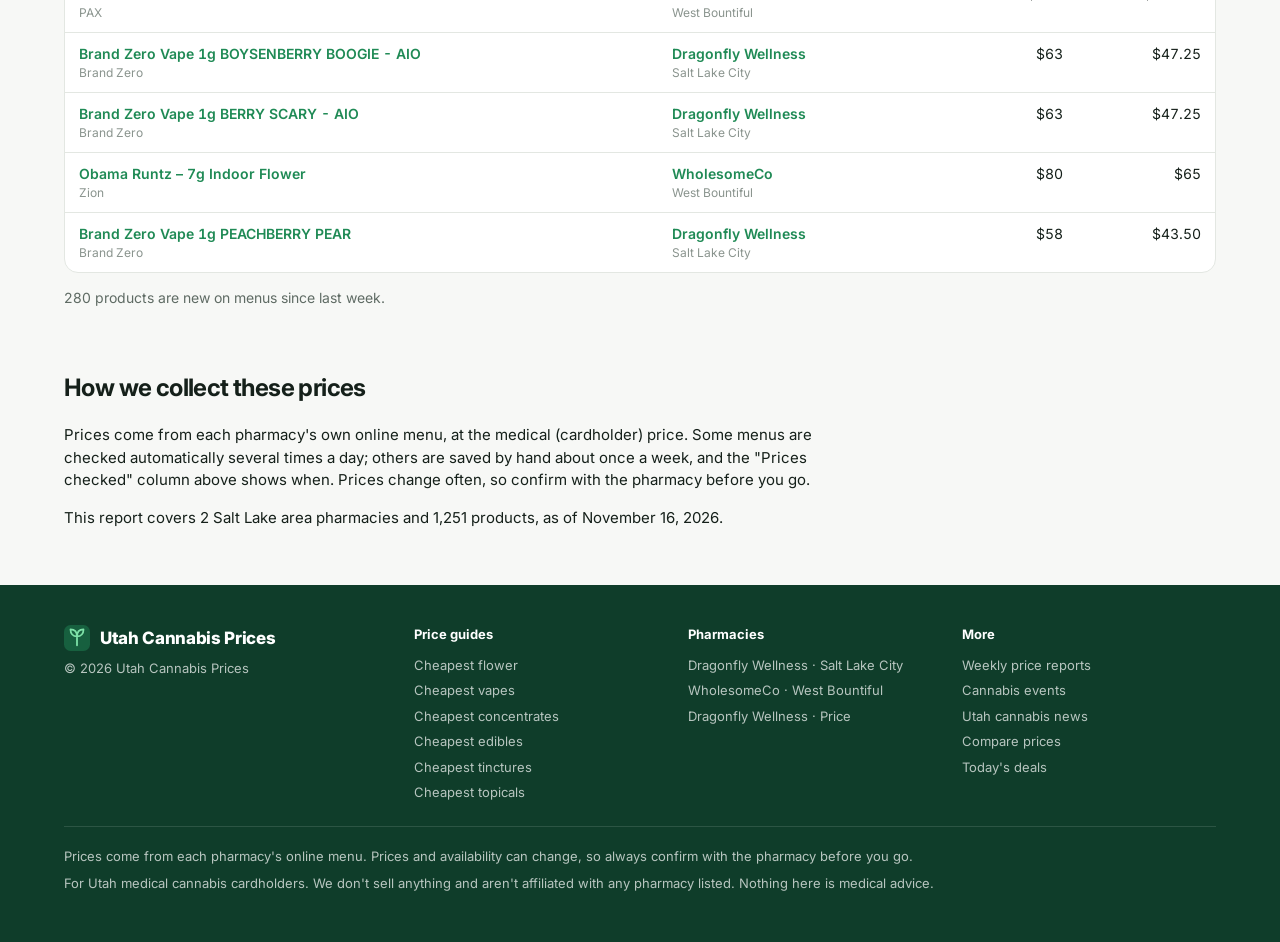
<file: site/reports/2026-11-16.html>
<!doctype html>
<html lang="en">
<head>
<meta charset="utf-8">
<meta name="viewport" content="width=device-width, initial-scale=1">
<title>Salt Lake medical cannabis prices: week of November 16 · Utah Cannabis Prices</title>
<meta name="description" content="The cheapest 3.5g of flower is $35 at WholesomeCo. 549 items are on sale across 2 pharmacies.">
<link rel="canonical" href="https://cann3dc0rn.github.io/slc-pharmacy-prices/reports/2026-11-16.html">
<meta property="og:title" content="Salt Lake medical cannabis prices: week of November 16 · Utah Cannabis Prices">
<meta property="og:description" content="The cheapest 3.5g of flower is $35 at WholesomeCo. 549 items are on sale across 2 pharmacies.">
<meta property="og:type" content="website">
<meta property="og:url" content="https://cann3dc0rn.github.io/slc-pharmacy-prices/reports/2026-11-16.html">
<meta property="og:site_name" content="Utah Cannabis Prices">
<meta name="theme-color" content="#0f3d2a">
<link rel="icon" href="data:image/svg+xml,%3Csvg xmlns='http://www.w3.org/2000/svg' viewBox='0 0 32 32'%3E%3Crect width='32' height='32' rx='8' fill='%230f3d2a'/%3E%3Cpath d='M16 25V14M16 14c-5 0-8-3.5-8-8.5 5 0 8 3 8 8.5zm0 0c5 0 8-3.5 8-8.5-5 0-8 3-8 8.5z' stroke='%237ee2a8' stroke-width='2.2' fill='none' stroke-linecap='round' stroke-linejoin='round'/%3E%3C/svg%3E">
<link rel="preconnect" href="https://fonts.googleapis.com">
<link rel="preconnect" href="https://fonts.gstatic.com" crossorigin>
<link href="https://fonts.googleapis.com/css2?family=Inter:wght@400;500;600;700;800&display=swap" rel="stylesheet">
<link rel="stylesheet" href="../style.css">
<script type="application/ld+json">{"@context": "https://schema.org", "@type": "Article", "headline": "Salt Lake medical cannabis prices: week of November 16", "description": "The cheapest 3.5g of flower is $35 at WholesomeCo. 549 items are on sale across 2 pharmacies.", "datePublished": "2026-11-16", "author": {"@type": "Organization", "name": "Utah Cannabis Prices"}, "publisher": {"@type": "Organization", "name": "Utah Cannabis Prices"}}</script>
</head>
<body>
<header class="nav">
  <div class="wrap">
    <a class="logo" href="../" aria-label="Utah Cannabis Prices home"><svg width="30" height="30" viewBox="0 0 32 32" aria-hidden="true"><rect width="32" height="32" rx="8" fill="#17603f"/><path d="M16 25V14M16 14c-5 0-8-3.5-8-8.5 5 0 8 3 8 8.5zm0 0c5 0 8-3.5 8-8.5-5 0-8 3-8 8.5z" stroke="#7ee2a8" stroke-width="2.2" fill="none" stroke-linecap="round" stroke-linejoin="round"/></svg> Utah Cannabis Prices</a>
    <nav aria-label="Main">
      <a href="../#deals">Deals</a>
      <a href="../#pharmacies">Pharmacies</a>
      <a href="../reports/">Price reports</a>
      <a href="../events/">Events</a>
      <a href="../news/">News</a>
      <a class="primary" href="../#compare">Compare prices</a>
    </nav>
  </div>
</header>
<main>
<div class="phero"><div class="wrap">
  <div class="crumbs"><a href="../">Home</a> / <a href="./">Price reports</a> / Week of Nov 16</div>
  <h1>Salt Lake medical cannabis prices: week of November 16</h1>
  <p>The cheapest 3.5g of flower is $35 at WholesomeCo. 549 items are on sale across 2 pharmacies.</p>
  <div class="btn-row"><a class="btn light" href="../#compare">Compare all prices</a></div>
</div></div><div class="wrap"><section><div class="head"><div><h2>The short version</h2></div></div>
<div class="prose"><ul><li><b>Cheapest 3.5g flower:</b> Blackberry Maple – 3.5g Outdoor Flower for $35 at WholesomeCo. The typical (median) 3.5g across Salt Lake is $46.75.</li><li><b>Cheapest 1g vape:</b> Strawberry Burst – 1g HTE Vape Cartridge for $36 at WholesomeCo. Median 1g vape: $60.</li><li><b>Lowest typical 3.5g price:</b> Dragonfly Wellness at a median of $45, compared with $46.75 at WholesomeCo.</li><li><b>Biggest discount:</b> 50% off 1:1 THC:CBD Chill – Strawberries and Cream Gummy – 30mg 10-pack at WholesomeCo ($48 → $24). 549 items are on sale in total.</li></ul></div></section><section><div class="head"><div><h2>Cheapest 3.5g flower</h2><p>The ten lowest prices on an eighth this week.</p></div><a class="link" href="../prices/flower.html">All flower prices →</a></div>
<div class="tbl"><table class="t"><thead><tr><th>Product</th><th>Pharmacy</th><th class="num">Price</th><th class="num">Per gram</th><th class="num">THC</th></tr></thead><tbody><tr><td><a href="https://www.wholesome.co/shop/flower/wasatch-cannabis-co-blackberry-maple-3-5g-outdoor-flower" target="_blank" rel="noopener">Blackberry Maple – 3.5g Outdoor Flower</a><span class="sub">Wasatch Cannabis Co.</span></td><td><a href="../pharmacy/wholesomeco.html">WholesomeCo</a><span class="sub">West Bountiful</span></td><td class="num">$35</td><td class="num">$10</td><td class="num">18%</td></tr><tr><td><a href="https://www.wholesome.co/shop/flower/wholesomeco-papa-burger-3-5g-indoor-flower" target="_blank" rel="noopener">Papa Burger – 3.5g Indoor Flower</a><span class="sub">WholesomeCo</span></td><td><a href="../pharmacy/wholesomeco.html">WholesomeCo</a><span class="sub">West Bountiful</span></td><td class="num">$35.75<span class="sub"><s>$55</s></span></td><td class="num">$10.21</td><td class="num">23%</td></tr><tr><td><a href="https://dragonflywellness.com/products/betty-flower-3-5g-mac" target="_blank" rel="noopener">Betty Flower 3.5g MAC</a><span class="sub">Betty</span></td><td><a href="../pharmacy/dragonfly-slc.html">Dragonfly Wellness</a><span class="sub">Salt Lake City</span></td><td class="num">$38.25<span class="sub"><s>$45</s></span></td><td class="num">$10.93</td><td class="num">22.25%</td></tr><tr><td><a href="https://dragonflywellness.com/products/betty-flower-3-5g-gg4" target="_blank" rel="noopener">Betty Flower 3.5g GG4</a><span class="sub">Betty</span></td><td><a href="../pharmacy/dragonfly-slc.html">Dragonfly Wellness</a><span class="sub">Salt Lake City</span></td><td class="num">$38.25<span class="sub"><s>$45</s></span></td><td class="num">$10.93</td><td class="num">16.85%</td></tr><tr><td><a href="https://dragonflywellness.com/products/betty-flower-3-5g-apples-and-bananas" target="_blank" rel="noopener">Betty Flower 3.5g APPLES AND BANANAS</a><span class="sub">Betty</span></td><td><a href="../pharmacy/dragonfly-slc.html">Dragonfly Wellness</a><span class="sub">Salt Lake City</span></td><td class="num">$38.25<span class="sub"><s>$45</s></span></td><td class="num">$10.93</td><td class="num">21.41%</td></tr><tr><td><a href="https://dragonflywellness.com/products/betty-flower-3-5g-sour-chillz" target="_blank" rel="noopener">Betty Flower 3.5g SOUR CHILLZ</a><span class="sub">Betty</span></td><td><a href="../pharmacy/dragonfly-slc.html">Dragonfly Wellness</a><span class="sub">Salt Lake City</span></td><td class="num">$38.25<span class="sub"><s>$45</s></span></td><td class="num">$10.93</td><td class="num">22.38%</td></tr><tr><td><a href="https://dragonflywellness.com/products/pure-plan-flower-3-5g-gastro-pop-choice" target="_blank" rel="noopener">Pure Plan Flower 3.5g GASTRO POP (Choice)</a><span class="sub">Pure Plan Medical</span></td><td><a href="../pharmacy/dragonfly-slc.html">Dragonfly Wellness</a><span class="sub">Salt Lake City</span></td><td class="num">$40</td><td class="num">$11.43</td><td class="num">27.47%</td></tr><tr><td><a href="https://dragonflywellness.com/products/pure-plan-flower-3-5g-glitch-choice" target="_blank" rel="noopener">Pure Plan Flower 3.5g GLITCH (Choice)</a><span class="sub">Pure Plan Medical</span></td><td><a href="../pharmacy/dragonfly-slc.html">Dragonfly Wellness</a><span class="sub">Salt Lake City</span></td><td class="num">$40</td><td class="num">$11.43</td><td class="num">29.7%</td></tr><tr><td><a href="https://dragonflywellness.com/products/find-flower-3-5g-double-stuffed" target="_blank" rel="noopener">Find Flower 3.5g DOUBLE STUFFED</a><span class="sub">Find</span></td><td><a href="../pharmacy/dragonfly-slc.html">Dragonfly Wellness</a><span class="sub">Salt Lake City</span></td><td class="num">$40</td><td class="num">$11.43</td><td class="num">25.75%</td></tr><tr><td><a href="https://dragonflywellness.com/products/pure-plan-flower-3-5g-papow-choice" target="_blank" rel="noopener">Pure Plan Flower 3.5g PAPOW (Choice)</a><span class="sub">Pure Plan Medical</span></td><td><a href="../pharmacy/dragonfly-slc.html">Dragonfly Wellness</a><span class="sub">Salt Lake City</span></td><td class="num">$40</td><td class="num">$11.43</td><td class="num">25.59%</td></tr></tbody></table></div></section><section><div class="head"><div><h2>Best price on an ounce (28g)</h2></div></div>
<div class="tbl"><table class="t"><thead><tr><th>Product</th><th>Pharmacy</th><th class="num">Price</th><th class="num">Per gram</th><th class="num">THC</th></tr></thead><tbody><tr><td><a href="https://dragonflywellness.com/products/betty-flower-28g-apple-fritter" target="_blank" rel="noopener">Betty Flower 28g APPLE FRITTER</a><span class="sub">Betty</span></td><td><a href="../pharmacy/dragonfly-slc.html">Dragonfly Wellness</a><span class="sub">Salt Lake City</span></td><td class="num">$165<span class="sub"><s>$220</s></span></td><td class="num">$5.89</td><td class="num">18.52%</td></tr><tr><td><a href="https://dragonflywellness.com/products/betty-flower-28g-halle-berry" target="_blank" rel="noopener">Betty Flower 28g HALLE BERRY</a><span class="sub">Betty</span></td><td><a href="../pharmacy/dragonfly-slc.html">Dragonfly Wellness</a><span class="sub">Salt Lake City</span></td><td class="num">$165<span class="sub"><s>$220</s></span></td><td class="num">$5.89</td><td class="num">18.8%</td></tr><tr><td><a href="https://www.wholesome.co/shop/flower/hilight-beary-white-28g-outdoor-flower" target="_blank" rel="noopener">Beary White – 28g Outdoor Flower</a><span class="sub">Hilight</span></td><td><a href="../pharmacy/wholesomeco.html">WholesomeCo</a><span class="sub">West Bountiful</span></td><td class="num">$166.50<span class="sub"><s>$185</s></span></td><td class="num">$5.95</td><td class="num">16%</td></tr><tr><td><a href="https://dragonflywellness.com/products/betty-flower-28g-watermelon-dream" target="_blank" rel="noopener">Betty Flower 28g WATERMELON DREAM</a><span class="sub">Betty</span></td><td><a href="../pharmacy/dragonfly-slc.html">Dragonfly Wellness</a><span class="sub">Salt Lake City</span></td><td class="num">$180<span class="sub"><s>$240</s></span></td><td class="num">$6.43</td><td class="num">17.12%</td></tr><tr><td><a href="https://dragonflywellness.com/products/betty-flower-28g-peach-goblin" target="_blank" rel="noopener">Betty Flower 28g PEACH GOBLIN</a><span class="sub">Betty</span></td><td><a href="../pharmacy/dragonfly-slc.html">Dragonfly Wellness</a><span class="sub">Salt Lake City</span></td><td class="num">$180<span class="sub"><s>$240</s></span></td><td class="num">$6.43</td><td class="num">16.6%</td></tr></tbody></table></div></section><section><div class="head"><div><h2>Cheapest 1g vapes</h2></div><a class="link" href="../prices/vapes.html">All vape prices →</a></div>
<div class="tbl"><table class="t"><thead><tr><th>Product</th><th>Pharmacy</th><th class="num">Price</th><th class="num">Per gram</th><th class="num">THC</th></tr></thead><tbody><tr><td><a href="https://www.wholesome.co/shop/vape-cartridges/hilight-strawberry-burst-1g-hte-vape-cartridge" target="_blank" rel="noopener">Strawberry Burst – 1g HTE Vape Cartridge</a><span class="sub">Hilight</span></td><td><a href="../pharmacy/wholesomeco.html">WholesomeCo</a><span class="sub">West Bountiful</span></td><td class="num">$36<span class="sub"><s>$45</s></span></td><td class="num">$36</td><td class="num">75%</td></tr><tr><td><a href="https://www.wholesome.co/shop/vape-cartridges/pure-plan-1-1-1-cbd-cbn-thc-purple-gelato-1g-vape-cartridge" target="_blank" rel="noopener">1:1:1 CBD:CBN:THC Purple Gelato – 1g Vape Cartridge</a><span class="sub">Pure Plan</span></td><td><a href="../pharmacy/wholesomeco.html">WholesomeCo</a><span class="sub">West Bountiful</span></td><td class="num">$38.25<span class="sub"><s>$45</s></span></td><td class="num">$38.25</td><td class="num">22%</td></tr><tr><td><a href="https://www.wholesome.co/shop/vape-cartridges/pure-plan-1-1-1-cbd-cbg-thc-daypack-diesel-1g-vape-cartridge" target="_blank" rel="noopener">1:1:1 CBD:CBG:THC Daypack Diesel – 1g Vape Cartridge</a><span class="sub">Pure Plan</span></td><td><a href="../pharmacy/wholesomeco.html">WholesomeCo</a><span class="sub">West Bountiful</span></td><td class="num">$38.25<span class="sub"><s>$45</s></span></td><td class="num">$38.25</td><td class="num">25%</td></tr><tr><td><a href="https://www.wholesome.co/shop/vape-cartridges/pure-plan-1-1-1-cbd-cbg-thc-rosechello-1g-vape-cartridge" target="_blank" rel="noopener">1:1:1 CBD:CBG:THC Rosechello – 1g Vape Cartridge</a><span class="sub">Pure Plan</span></td><td><a href="../pharmacy/wholesomeco.html">WholesomeCo</a><span class="sub">West Bountiful</span></td><td class="num">$38.25<span class="sub"><s>$45</s></span></td><td class="num">$38.25</td><td class="num">25%</td></tr><tr><td><a href="https://www.wholesome.co/shop/vape-cartridges/pure-plan-1-1-1-cbd-cbn-thc-blueberry-yum-1g-vape-cartridge" target="_blank" rel="noopener">1:1:1 CBD:CBN:THC Blueberry Yum – 1g Vape Cartridge</a><span class="sub">Pure Plan</span></td><td><a href="../pharmacy/wholesomeco.html">WholesomeCo</a><span class="sub">West Bountiful</span></td><td class="num">$38.25<span class="sub"><s>$45</s></span></td><td class="num">$38.25</td><td class="num">22%</td></tr><tr><td><a href="https://www.wholesome.co/shop/vape-cartridges/pure-plan-2-1-cbd-thc-candy-rush-1g-vape-cartridge" target="_blank" rel="noopener">2:1 CBD:THC Candy Rush – 1g Vape Cartridge</a><span class="sub">Pure Plan</span></td><td><a href="../pharmacy/wholesomeco.html">WholesomeCo</a><span class="sub">West Bountiful</span></td><td class="num">$38.25<span class="sub"><s>$45</s></span></td><td class="num">$38.25</td><td class="num">22%</td></tr><tr><td><a href="https://dragonflywellness.com/products/pure-plan-vape-1g-purple-gelato-1-1-1-cbd-cbn-thc" target="_blank" rel="noopener">Pure Plan Vape 1g PURPLE GELATO 1:1:1 CBD:CBN:THC</a><span class="sub">Pure Plan Medical</span></td><td><a href="../pharmacy/dragonfly-slc.html">Dragonfly Wellness</a><span class="sub">Salt Lake City</span></td><td class="num">$40</td><td class="num">$40</td><td class="num">22.05%</td></tr><tr><td><a href="https://dragonflywellness.com/products/pure-plan-vape-1g-daypack-diesel-1-1-1-cbd-cbg-thc" target="_blank" rel="noopener">Pure Plan Vape 1g DAYPACK DIESEL 1:1:1 CBD:CBG:THC</a><span class="sub">Pure Plan Medical</span></td><td><a href="../pharmacy/dragonfly-slc.html">Dragonfly Wellness</a><span class="sub">Salt Lake City</span></td><td class="num">$40</td><td class="num">$40</td><td class="num">25.04%</td></tr><tr><td><a href="https://dragonflywellness.com/products/pure-plan-vape-1g-rosechello-1-1-1-cbd-cbg-thc" target="_blank" rel="noopener">Pure Plan Vape 1g ROSECHELLO 1:1:1 CBD:CBG:THC</a><span class="sub">Pure Plan Medical</span></td><td><a href="../pharmacy/dragonfly-slc.html">Dragonfly Wellness</a><span class="sub">Salt Lake City</span></td><td class="num">$40</td><td class="num">$40</td><td class="num">25.41%</td></tr><tr><td><a href="https://dragonflywellness.com/products/pure-plan-vape-1g-1-1-cbd-thc-watermelon-z-pure-focus" target="_blank" rel="noopener">Pure Plan Vape 1g 1:1 CBD:THC WATERMELON Z Pure Focus</a><span class="sub">Pure Plan Medical</span></td><td><a href="../pharmacy/dragonfly-slc.html">Dragonfly Wellness</a><span class="sub">Salt Lake City</span></td><td class="num">$40</td><td class="num">$40</td><td class="num">40.9%</td></tr></tbody></table></div></section><section><div class="head"><div><h2>Cheapest 1g concentrates</h2></div><a class="link" href="../prices/concentrates.html">All concentrate prices →</a></div>
<div class="tbl"><table class="t"><thead><tr><th>Product</th><th>Pharmacy</th><th class="num">Price</th><th class="num">Per gram</th><th class="num">THC</th></tr></thead><tbody><tr><td><a href="https://dragonflywellness.com/products/df-conc-1g-live-kief-halle-berry" target="_blank" rel="noopener">DF Conc. 1g Live Kief - HALLE BERRY</a><span class="sub">Dragonfly</span></td><td><a href="../pharmacy/dragonfly-slc.html">Dragonfly Wellness</a><span class="sub">Salt Lake City</span></td><td class="num">$35</td><td class="num">$35</td><td class="num">34.65%</td></tr><tr><td><a href="https://www.wholesome.co/shop/concentrates/hilight-dexters-slab-1g-shatter" target="_blank" rel="noopener">Dexter&#x27;s Slab – 1g Shatter</a><span class="sub">Hilight</span></td><td><a href="../pharmacy/wholesomeco.html">WholesomeCo</a><span class="sub">West Bountiful</span></td><td class="num">$42.50<span class="sub"><s>$50</s></span></td><td class="num">$42.50</td><td class="num">72%</td></tr><tr><td><a href="https://www.wholesome.co/shop/concentrates/hilight-master-code-1g-shatter" target="_blank" rel="noopener">Master Code – 1g Shatter</a><span class="sub">Hilight</span></td><td><a href="../pharmacy/wholesomeco.html">WholesomeCo</a><span class="sub">West Bountiful</span></td><td class="num">$42.50<span class="sub"><s>$50</s></span></td><td class="num">$42.50</td><td class="num">72%</td></tr><tr><td><a href="https://www.wholesome.co/shop/concentrates/hilight-affie-midnight-1g-shatter" target="_blank" rel="noopener">Affie Midnight – 1g Shatter</a><span class="sub">Hilight</span></td><td><a href="../pharmacy/wholesomeco.html">WholesomeCo</a><span class="sub">West Bountiful</span></td><td class="num">$42.50<span class="sub"><s>$50</s></span></td><td class="num">$42.50</td><td class="num">69%</td></tr><tr><td><a href="https://www.wholesome.co/shop/concentrates/hilight-mello-gello-1g-shatter" target="_blank" rel="noopener">Mello Gello – 1g Shatter</a><span class="sub">Hilight</span></td><td><a href="../pharmacy/wholesomeco.html">WholesomeCo</a><span class="sub">West Bountiful</span></td><td class="num">$42.50<span class="sub"><s>$50</s></span></td><td class="num">$42.50</td><td class="num">70%</td></tr></tbody></table></div></section><section><div class="head"><div><h2>How the pharmacies compare</h2><p>Median price means half the products cost less and half cost more.</p></div></div>
<div class="tbl"><table class="t"><thead><tr><th>Pharmacy</th><th class="num">Products</th><th class="num">Median 3.5g flower</th><th class="num">Median 1g vape</th><th class="num">On sale</th><th>Prices checked</th></tr></thead><tbody><tr><td><a href="../pharmacy/dragonfly-slc.html">Dragonfly Wellness</a><span class="sub">Salt Lake City</span></td><td class="num">480</td><td class="num">$45</td><td class="num">$63</td><td class="num">38</td><td>November 16, 2026</td></tr><tr><td><a href="../pharmacy/wholesomeco.html">WholesomeCo</a><span class="sub">West Bountiful</span></td><td class="num">771</td><td class="num">$46.75</td><td class="num">$54</td><td class="num">511</td><td>November 16, 2026</td></tr></tbody></table></div></section><section><div class="head"><div><h2>Biggest discounts</h2></div><a class="link" href="../#deals">Today's deals →</a></div>
<div class="tbl"><table class="t"><thead><tr><th>Product</th><th>Pharmacy</th><th class="num">Was</th><th class="num">Now</th><th class="num">Off</th></tr></thead><tbody><tr><td><a href="https://www.wholesome.co/shop/edibles/hilight-1-1-thc-cbd-chill-strawberries-and-cream-gummy-30mg-10-pack" target="_blank" rel="noopener">1:1 THC:CBD Chill – Strawberries and Cream Gummy – 30mg 10-pack</a><span class="sub">Hilight</span></td><td><a href="../pharmacy/wholesomeco.html">WholesomeCo</a><span class="sub">West Bountiful</span></td><td class="num">$48</td><td class="num">$24</td><td class="num">50%</td></tr><tr><td><a href="https://www.wholesome.co/shop/beverages/wave-lemon-liquid-suspension-single" target="_blank" rel="noopener">Lemon Liquid Suspension – Single</a><span class="sub">Wave</span></td><td><a href="../pharmacy/wholesomeco.html">WholesomeCo</a><span class="sub">West Bountiful</span></td><td class="num">$5</td><td class="num">$3</td><td class="num">40%</td></tr><tr><td><a href="https://www.wholesome.co/shop/edibles/wholesomeco-1-1-1-thc-cbd-cbg-soothe-gummy-10mg-10-pack" target="_blank" rel="noopener">1:1:1 THC:CBD:CBG Soothe Gummy – 10mg 10-pack</a><span class="sub">WholesomeCo</span></td><td><a href="../pharmacy/wholesomeco.html">WholesomeCo</a><span class="sub">West Bountiful</span></td><td class="num">$25</td><td class="num">$15</td><td class="num">40%</td></tr><tr><td><a href="https://www.wholesome.co/shop/edibles/hilight-splash-sour-black-cherry-gummy-50mg-10-pack" target="_blank" rel="noopener">Splash – Sour Black Cherry Gummy – 50mg 10-pack</a><span class="sub">Hilight</span></td><td><a href="../pharmacy/wholesomeco.html">WholesomeCo</a><span class="sub">West Bountiful</span></td><td class="num">$62</td><td class="num">$37.20</td><td class="num">40%</td></tr><tr><td><a href="https://www.wholesome.co/shop/edibles/hilight-splash-sour-lemon-gummy-100mg-10-pack" target="_blank" rel="noopener">Splash – Sour Lemon Gummy – 100mg 10-pack</a><span class="sub">Hilight</span></td><td><a href="../pharmacy/wholesomeco.html">WholesomeCo</a><span class="sub">West Bountiful</span></td><td class="num">$95</td><td class="num">$57</td><td class="num">40%</td></tr><tr><td><a href="https://www.wholesome.co/shop/vape-cartridges/hilight-splash-blueberry-2g-all-in-one-disposable-pen" target="_blank" rel="noopener">Splash – Blueberry – 2g All-In-One Disposable Pen</a><span class="sub">Hilight</span></td><td><a href="../pharmacy/wholesomeco.html">WholesomeCo</a><span class="sub">West Bountiful</span></td><td class="num">$105</td><td class="num">$63</td><td class="num">40%</td></tr><tr><td><a href="https://www.wholesome.co/shop/flower/wholesomeco-papa-burger-3-5g-indoor-flower" target="_blank" rel="noopener">Papa Burger – 3.5g Indoor Flower</a><span class="sub">WholesomeCo</span></td><td><a href="../pharmacy/wholesomeco.html">WholesomeCo</a><span class="sub">West Bountiful</span></td><td class="num">$55</td><td class="num">$35.75</td><td class="num">35%</td></tr><tr><td><a href="https://www.wholesome.co/shop/flower/zion-obama-runtz-7g-indoor-flower" target="_blank" rel="noopener">Obama Runtz – 7g Indoor Flower</a><span class="sub">Zion</span></td><td><a href="../pharmacy/wholesomeco.html">WholesomeCo</a><span class="sub">West Bountiful</span></td><td class="num">$100</td><td class="num">$65</td><td class="num">35%</td></tr><tr><td><a href="https://www.wholesome.co/shop/vape-cartridges/hilight-splash-strawberry-1g-all-in-one-disposable-pen" target="_blank" rel="noopener">Splash – Strawberry – 1g All-In-One Disposable Pen</a><span class="sub">Hilight</span></td><td><a href="../pharmacy/wholesomeco.html">WholesomeCo</a><span class="sub">West Bountiful</span></td><td class="num">$60</td><td class="num">$40</td><td class="num">33%</td></tr><tr><td><a href="https://www.wholesome.co/shop/vape-cartridges/hilight-splash-strawberry-1g-vape-cartridge" target="_blank" rel="noopener">Splash – Strawberry – 1g Vape Cartridge</a><span class="sub">Hilight</span></td><td><a href="../pharmacy/wholesomeco.html">WholesomeCo</a><span class="sub">West Bountiful</span></td><td class="num">$60</td><td class="num">$40</td><td class="num">33%</td></tr></tbody></table></div></section><section><div class="head"><div><h2>What changed since last week</h2></div></div>
<div class="tbl"><table class="t"><thead><tr><th>Pharmacy</th><th class="num">Median 3.5g last week</th><th class="num">This week</th><th class="num">Change</th></tr></thead><tbody><tr><td><a href="../pharmacy/dragonfly-slc.html">Dragonfly Wellness</a><span class="sub">Salt Lake City</span></td><td class="num">$45</td><td class="num">$45</td><td class="num">no change</td></tr><tr><td><a href="../pharmacy/wholesomeco.html">WholesomeCo</a><span class="sub">West Bountiful</span></td><td class="num">$46.75</td><td class="num">$46.75</td><td class="num">no change</td></tr></tbody></table></div><h3>Biggest price drops</h3><div class="tbl"><table class="t"><thead><tr><th>Product</th><th>Pharmacy</th><th class="num">Last week</th><th class="num">Now</th></tr></thead><tbody><tr><td><a href="https://dragonflywellness.com/products/betty-flower-28g-watermelon-dream" target="_blank" rel="noopener">Betty Flower 28g WATERMELON DREAM</a><span class="sub">Betty</span></td><td><a href="../pharmacy/dragonfly-slc.html">Dragonfly Wellness</a><span class="sub">Salt Lake City</span></td><td class="num">$240</td><td class="num">$180</td></tr><tr><td><a href="https://dragonflywellness.com/products/betty-flower-28g-peach-goblin" target="_blank" rel="noopener">Betty Flower 28g PEACH GOBLIN</a><span class="sub">Betty</span></td><td><a href="../pharmacy/dragonfly-slc.html">Dragonfly Wellness</a><span class="sub">Salt Lake City</span></td><td class="num">$240</td><td class="num">$180</td></tr><tr><td><a href="https://dragonflywellness.com/products/betty-flower-28g-red-pop" target="_blank" rel="noopener">Betty Flower 28g RED POP</a><span class="sub">Betty</span></td><td><a href="../pharmacy/dragonfly-slc.html">Dragonfly Wellness</a><span class="sub">Salt Lake City</span></td><td class="num">$240</td><td class="num">$180</td></tr><tr><td><a href="https://dragonflywellness.com/products/betty-flower-28g-apple-fritter" target="_blank" rel="noopener">Betty Flower 28g APPLE FRITTER</a><span class="sub">Betty</span></td><td><a href="../pharmacy/dragonfly-slc.html">Dragonfly Wellness</a><span class="sub">Salt Lake City</span></td><td class="num">$220</td><td class="num">$165</td></tr><tr><td><a href="https://dragonflywellness.com/products/betty-flower-28g-halle-berry" target="_blank" rel="noopener">Betty Flower 28g HALLE BERRY</a><span class="sub">Betty</span></td><td><a href="../pharmacy/dragonfly-slc.html">Dragonfly Wellness</a><span class="sub">Salt Lake City</span></td><td class="num">$220</td><td class="num">$165</td></tr><tr><td><a href="https://www.wholesome.co/shop/accessories/pax-flow-blue-haze" target="_blank" rel="noopener">Flow – Blue Haze</a><span class="sub">PAX</span></td><td><a href="../pharmacy/wholesomeco.html">WholesomeCo</a><span class="sub">West Bountiful</span></td><td class="num">$315</td><td class="num">$262.50</td></tr><tr><td><a href="https://dragonflywellness.com/products/brand-zero-vape-1g-boysenberry-boogie-aio" target="_blank" rel="noopener">Brand Zero Vape 1g BOYSENBERRY BOOGIE - AIO</a><span class="sub">Brand Zero</span></td><td><a href="../pharmacy/dragonfly-slc.html">Dragonfly Wellness</a><span class="sub">Salt Lake City</span></td><td class="num">$63</td><td class="num">$47.25</td></tr><tr><td><a href="https://dragonflywellness.com/products/brand-zero-vape-1g-berry-scary-aio" target="_blank" rel="noopener">Brand Zero Vape 1g BERRY SCARY - AIO</a><span class="sub">Brand Zero</span></td><td><a href="../pharmacy/dragonfly-slc.html">Dragonfly Wellness</a><span class="sub">Salt Lake City</span></td><td class="num">$63</td><td class="num">$47.25</td></tr><tr><td><a href="https://www.wholesome.co/shop/flower/zion-obama-runtz-7g-indoor-flower" target="_blank" rel="noopener">Obama Runtz – 7g Indoor Flower</a><span class="sub">Zion</span></td><td><a href="../pharmacy/wholesomeco.html">WholesomeCo</a><span class="sub">West Bountiful</span></td><td class="num">$80</td><td class="num">$65</td></tr><tr><td><a href="https://dragonflywellness.com/products/brand-zero-vape-1g-peachberry-pear" target="_blank" rel="noopener">Brand Zero Vape 1g PEACHBERRY PEAR</a><span class="sub">Brand Zero</span></td><td><a href="../pharmacy/dragonfly-slc.html">Dragonfly Wellness</a><span class="sub">Salt Lake City</span></td><td class="num">$58</td><td class="num">$43.50</td></tr></tbody></table></div><p class="note">280 products are new on menus since last week.</p></section><section><div class="head"><div><h2>How we collect these prices</h2></div></div>
<div class="prose">
<p>Prices come from each pharmacy's own online menu, at the medical (cardholder) price. Some menus are checked automatically
several times a day; others are saved by hand about once a week, and the "Prices checked" column above shows when.
Prices change often, so confirm with the pharmacy before you go.</p>
<p>This report covers 2 Salt Lake area pharmacies and 1,251 products, as of November 16, 2026.</p>
</div></section></div>
</main>
<footer>
  <div class="wrap">
    <div>
      <div class="logo"><svg width="26" height="26" viewBox="0 0 32 32" aria-hidden="true"><rect width="32" height="32" rx="8" fill="#17603f"/><path d="M16 25V14M16 14c-5 0-8-3.5-8-8.5 5 0 8 3 8 8.5zm0 0c5 0 8-3.5 8-8.5-5 0-8 3-8 8.5z" stroke="#7ee2a8" stroke-width="2.2" fill="none" stroke-linecap="round" stroke-linejoin="round"/></svg> Utah Cannabis Prices</div>
      <p>© 2026 Utah Cannabis Prices</p>
    </div>
    <div class="flinks"><h4>Price guides</h4><a href="../prices/flower.html">Cheapest flower</a><a href="../prices/vapes.html">Cheapest vapes</a><a href="../prices/concentrates.html">Cheapest concentrates</a><a href="../prices/edibles.html">Cheapest edibles</a><a href="../prices/tinctures.html">Cheapest tinctures</a><a href="../prices/topicals.html">Cheapest topicals</a></div>
    <div class="flinks"><h4>Pharmacies</h4><a href="../pharmacy/dragonfly-slc.html">Dragonfly Wellness · Salt Lake City</a><a href="../pharmacy/wholesomeco.html">WholesomeCo · West Bountiful</a><a href="../pharmacy/dragonfly-price.html">Dragonfly Wellness · Price</a></div>
    <div class="flinks"><h4>More</h4><a href="../reports/">Weekly price reports</a><a href="../events/">Cannabis events</a><a href="../news/">Utah cannabis news</a><a href="../#compare">Compare prices</a><a href="../#deals">Today's deals</a></div>
    <div class="about">
      <p>Prices come from each pharmacy's online menu. Prices and availability can change, so always confirm with the pharmacy before you go.</p>
      <p>For Utah medical cannabis cardholders. We don't sell anything and aren't affiliated with any pharmacy listed. Nothing here is medical advice.</p>
    </div>
  </div>
</footer>
</body>
</html>
</file>
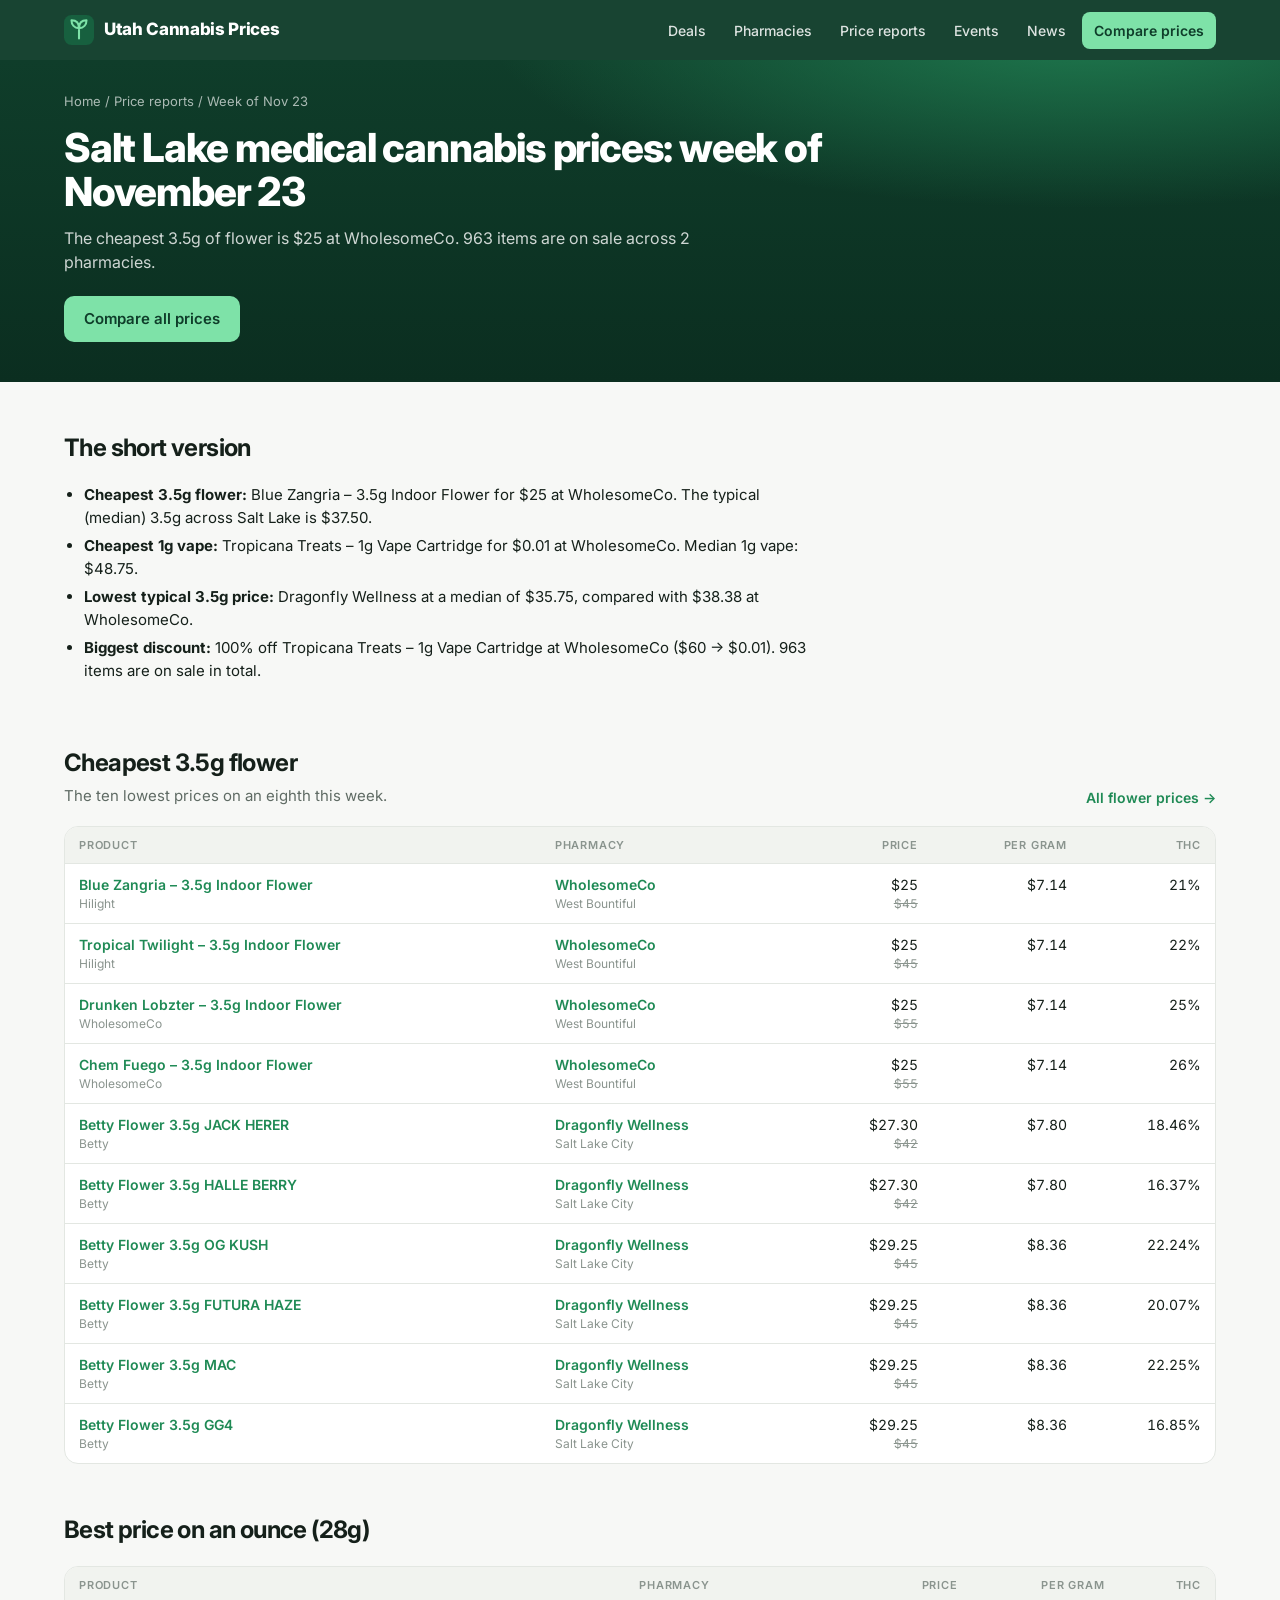
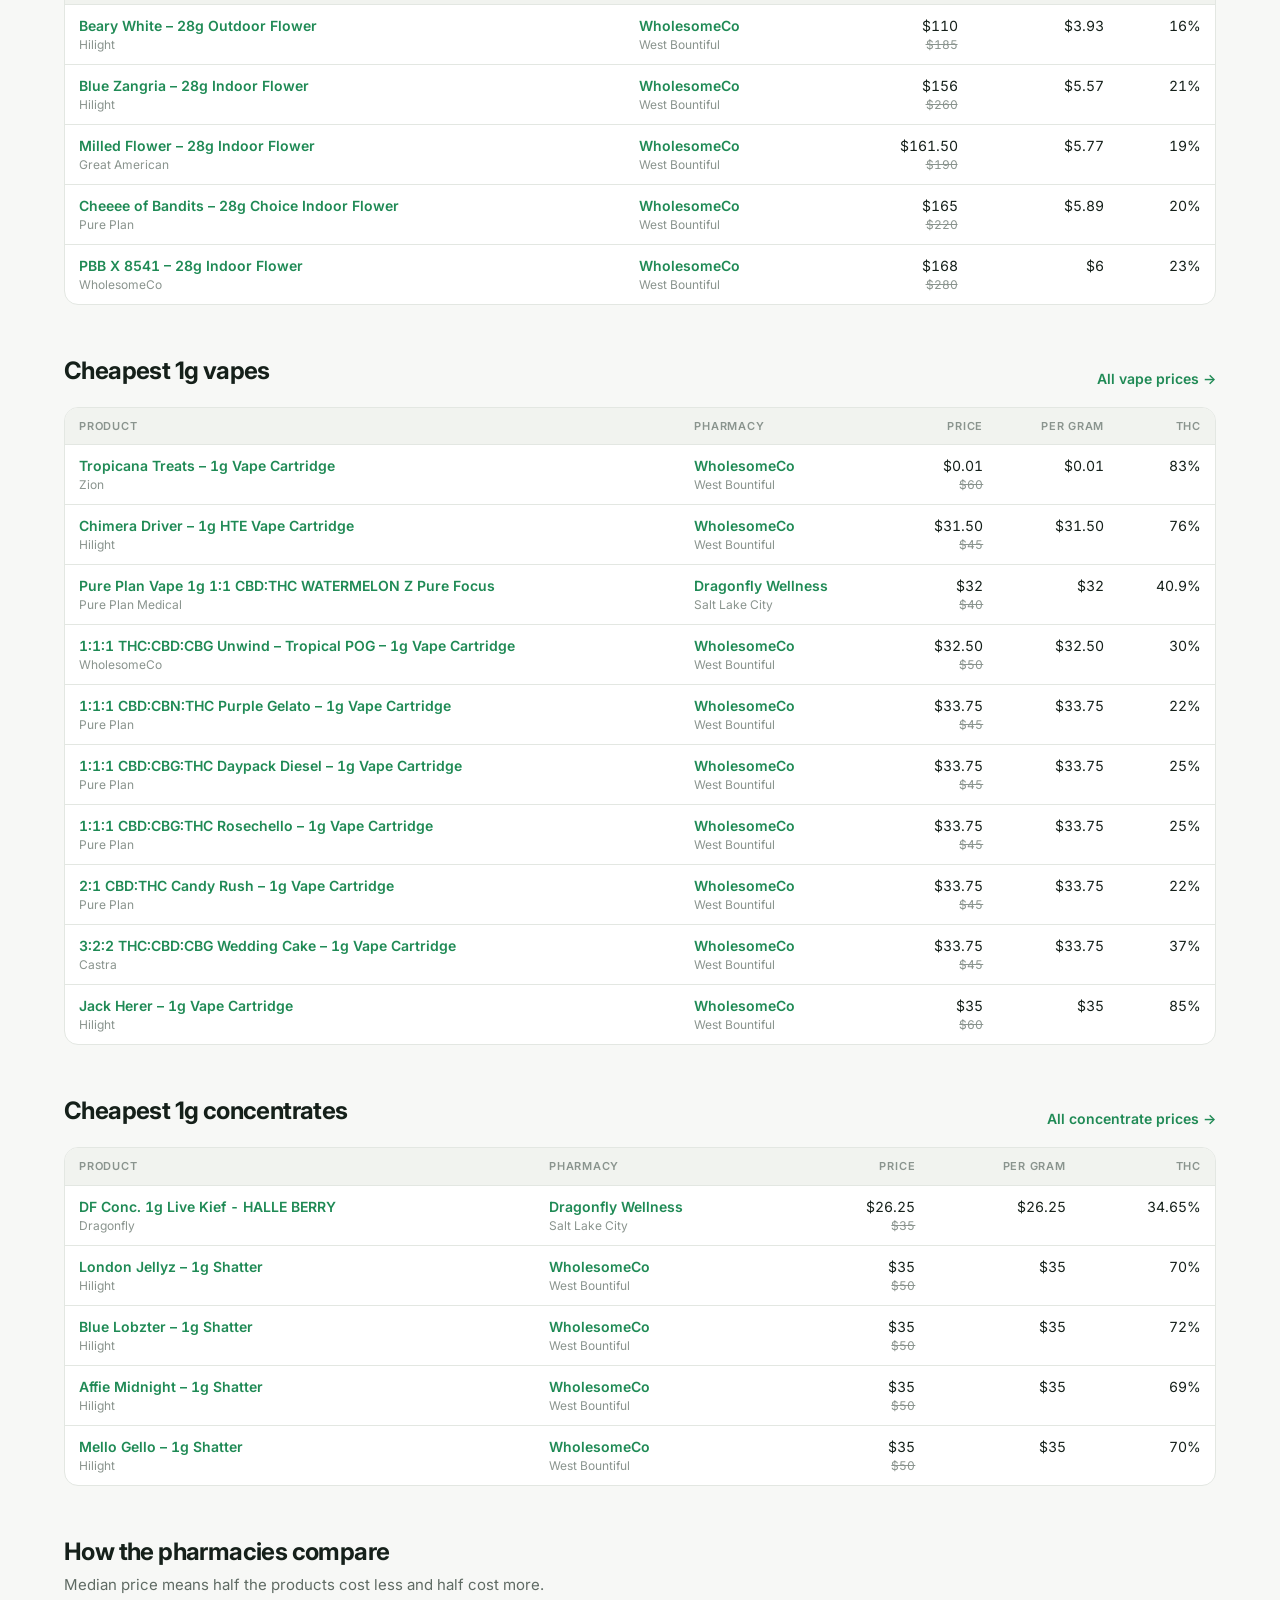
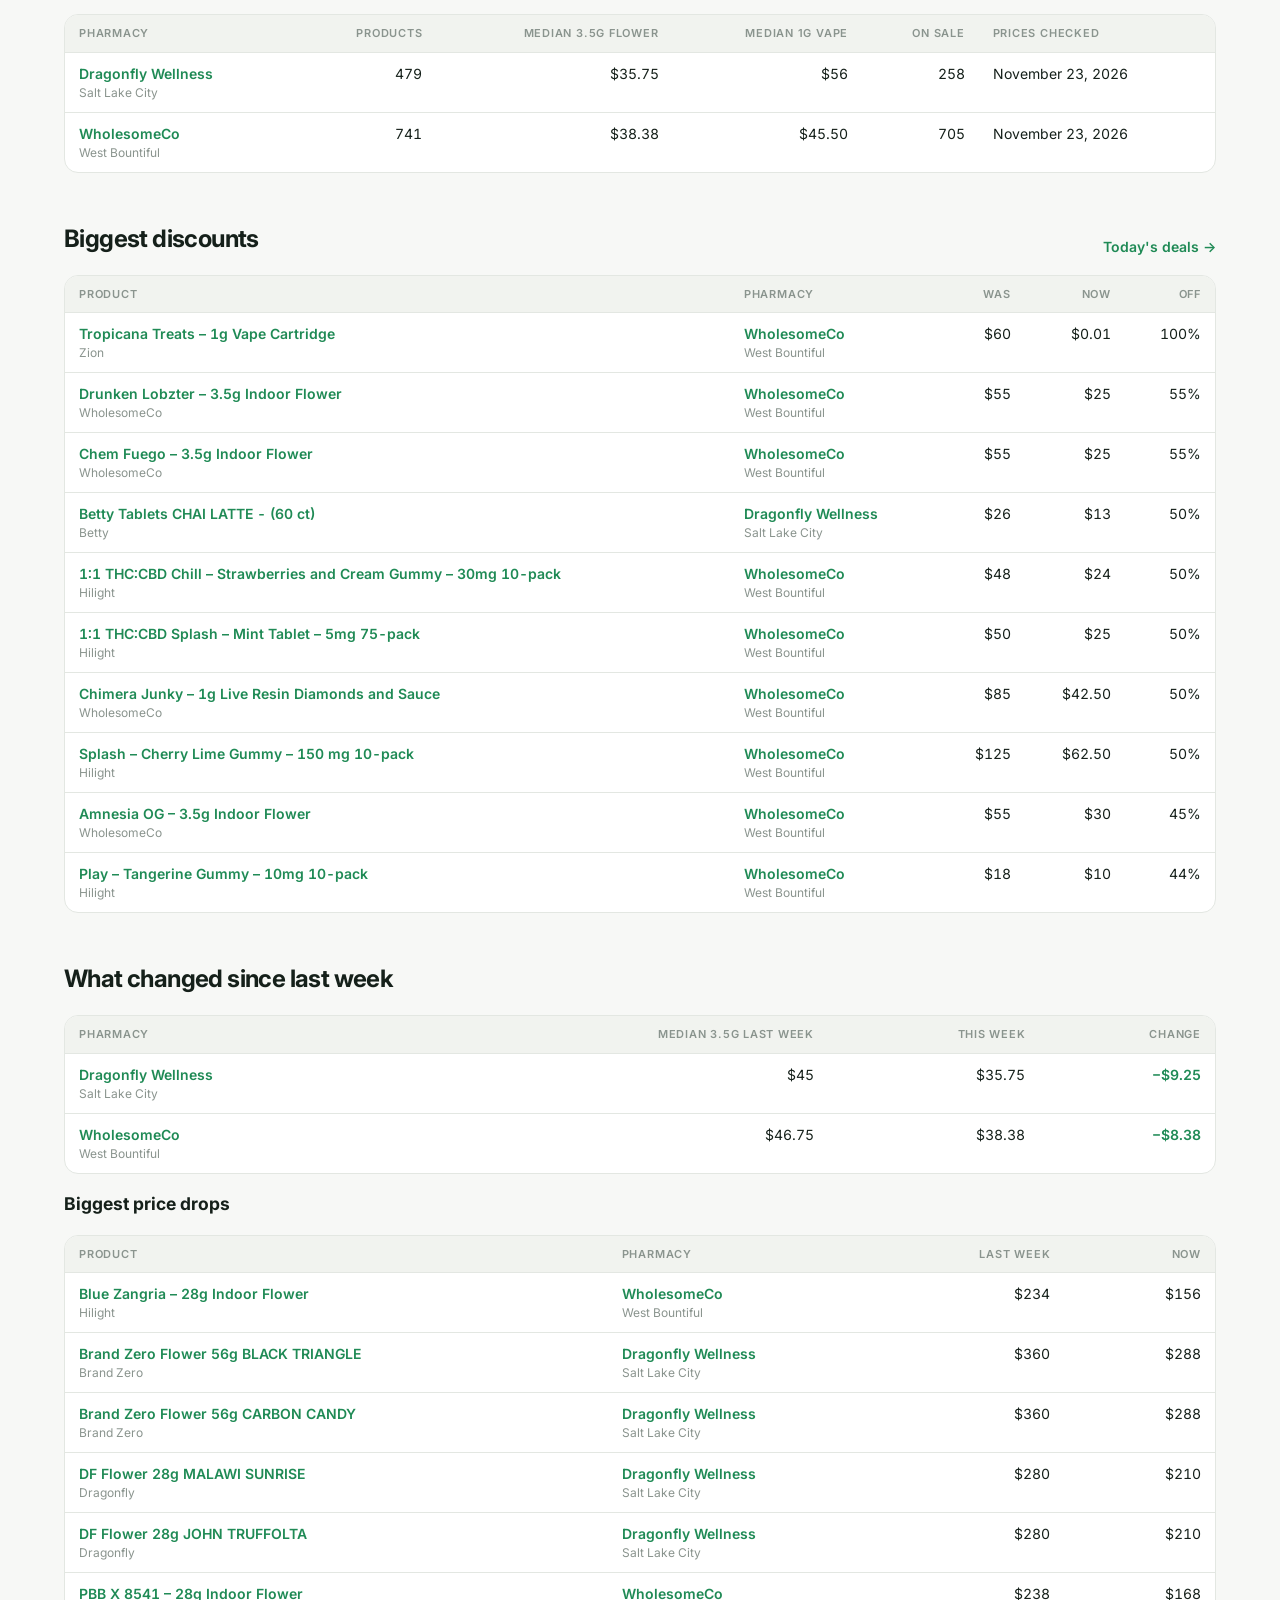
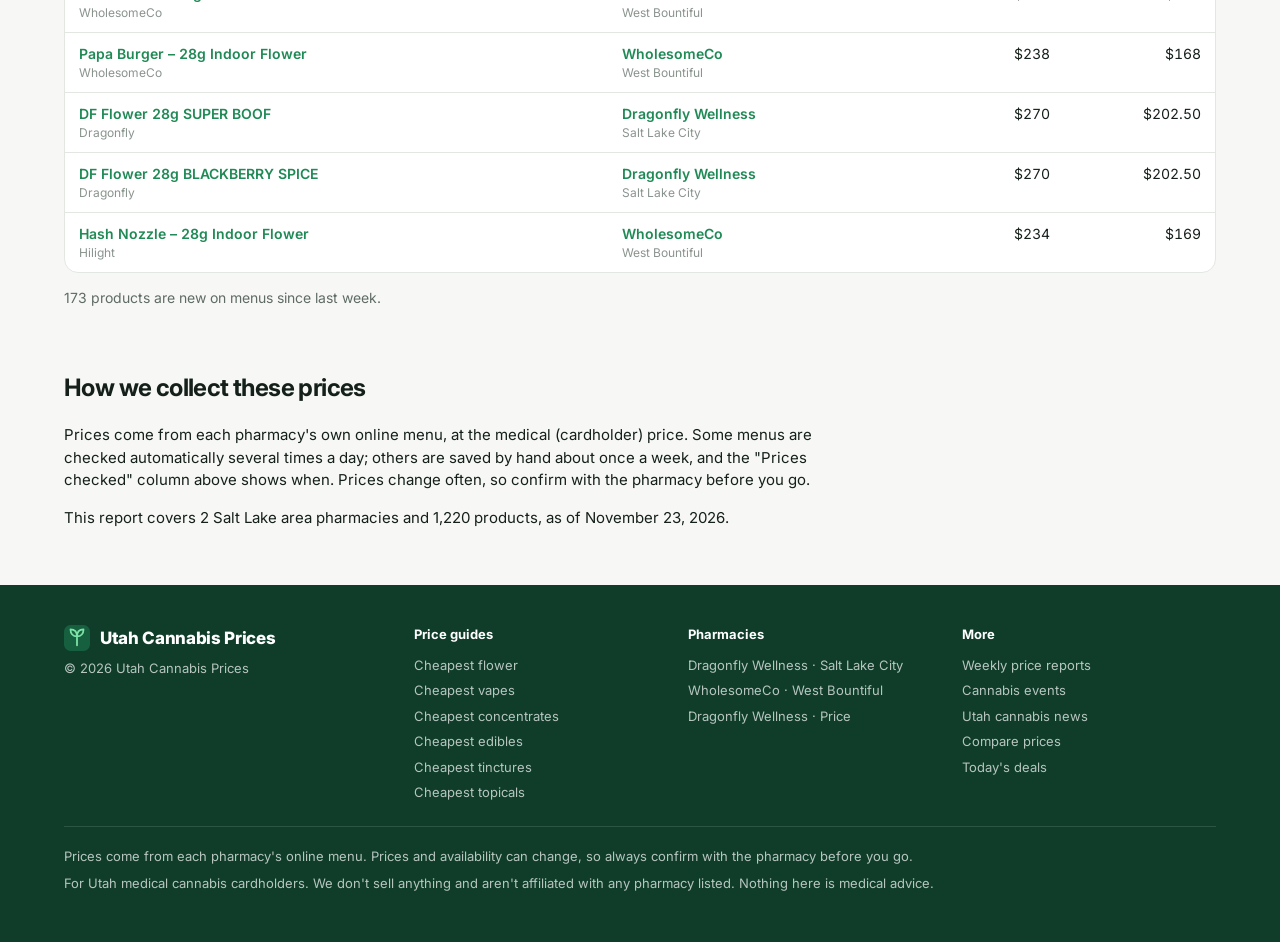
<file: site/reports/2026-11-23.html>
<!doctype html>
<html lang="en">
<head>
<meta charset="utf-8">
<meta name="viewport" content="width=device-width, initial-scale=1">
<title>Salt Lake medical cannabis prices: week of November 23 · Utah Cannabis Prices</title>
<meta name="description" content="The cheapest 3.5g of flower is $25 at WholesomeCo. 963 items are on sale across 2 pharmacies.">
<link rel="canonical" href="https://cann3dc0rn.github.io/slc-pharmacy-prices/reports/2026-11-23.html">
<meta property="og:title" content="Salt Lake medical cannabis prices: week of November 23 · Utah Cannabis Prices">
<meta property="og:description" content="The cheapest 3.5g of flower is $25 at WholesomeCo. 963 items are on sale across 2 pharmacies.">
<meta property="og:type" content="website">
<meta property="og:url" content="https://cann3dc0rn.github.io/slc-pharmacy-prices/reports/2026-11-23.html">
<meta property="og:site_name" content="Utah Cannabis Prices">
<meta name="theme-color" content="#0f3d2a">
<link rel="icon" href="data:image/svg+xml,%3Csvg xmlns='http://www.w3.org/2000/svg' viewBox='0 0 32 32'%3E%3Crect width='32' height='32' rx='8' fill='%230f3d2a'/%3E%3Cpath d='M16 25V14M16 14c-5 0-8-3.5-8-8.5 5 0 8 3 8 8.5zm0 0c5 0 8-3.5 8-8.5-5 0-8 3-8 8.5z' stroke='%237ee2a8' stroke-width='2.2' fill='none' stroke-linecap='round' stroke-linejoin='round'/%3E%3C/svg%3E">
<link rel="preconnect" href="https://fonts.googleapis.com">
<link rel="preconnect" href="https://fonts.gstatic.com" crossorigin>
<link href="https://fonts.googleapis.com/css2?family=Inter:wght@400;500;600;700;800&display=swap" rel="stylesheet">
<link rel="stylesheet" href="../style.css">
<script type="application/ld+json">{"@context": "https://schema.org", "@type": "Article", "headline": "Salt Lake medical cannabis prices: week of November 23", "description": "The cheapest 3.5g of flower is $25 at WholesomeCo. 963 items are on sale across 2 pharmacies.", "datePublished": "2026-11-23", "author": {"@type": "Organization", "name": "Utah Cannabis Prices"}, "publisher": {"@type": "Organization", "name": "Utah Cannabis Prices"}}</script>
</head>
<body>
<header class="nav">
  <div class="wrap">
    <a class="logo" href="../" aria-label="Utah Cannabis Prices home"><svg width="30" height="30" viewBox="0 0 32 32" aria-hidden="true"><rect width="32" height="32" rx="8" fill="#17603f"/><path d="M16 25V14M16 14c-5 0-8-3.5-8-8.5 5 0 8 3 8 8.5zm0 0c5 0 8-3.5 8-8.5-5 0-8 3-8 8.5z" stroke="#7ee2a8" stroke-width="2.2" fill="none" stroke-linecap="round" stroke-linejoin="round"/></svg> Utah Cannabis Prices</a>
    <nav aria-label="Main">
      <a href="../#deals">Deals</a>
      <a href="../#pharmacies">Pharmacies</a>
      <a href="../reports/">Price reports</a>
      <a href="../events/">Events</a>
      <a href="../news/">News</a>
      <a class="primary" href="../#compare">Compare prices</a>
    </nav>
  </div>
</header>
<main>
<div class="phero"><div class="wrap">
  <div class="crumbs"><a href="../">Home</a> / <a href="./">Price reports</a> / Week of Nov 23</div>
  <h1>Salt Lake medical cannabis prices: week of November 23</h1>
  <p>The cheapest 3.5g of flower is $25 at WholesomeCo. 963 items are on sale across 2 pharmacies.</p>
  <div class="btn-row"><a class="btn light" href="../#compare">Compare all prices</a></div>
</div></div><div class="wrap"><section><div class="head"><div><h2>The short version</h2></div></div>
<div class="prose"><ul><li><b>Cheapest 3.5g flower:</b> Blue Zangria – 3.5g Indoor Flower for $25 at WholesomeCo. The typical (median) 3.5g across Salt Lake is $37.50.</li><li><b>Cheapest 1g vape:</b> Tropicana Treats – 1g Vape Cartridge for $0.01 at WholesomeCo. Median 1g vape: $48.75.</li><li><b>Lowest typical 3.5g price:</b> Dragonfly Wellness at a median of $35.75, compared with $38.38 at WholesomeCo.</li><li><b>Biggest discount:</b> 100% off Tropicana Treats – 1g Vape Cartridge at WholesomeCo ($60 → $0.01). 963 items are on sale in total.</li></ul></div></section><section><div class="head"><div><h2>Cheapest 3.5g flower</h2><p>The ten lowest prices on an eighth this week.</p></div><a class="link" href="../prices/flower.html">All flower prices →</a></div>
<div class="tbl"><table class="t"><thead><tr><th>Product</th><th>Pharmacy</th><th class="num">Price</th><th class="num">Per gram</th><th class="num">THC</th></tr></thead><tbody><tr><td><a href="https://www.wholesome.co/shop/flower/hilight-blue-zangria-3-5g-indoor-flower" target="_blank" rel="noopener">Blue Zangria – 3.5g Indoor Flower</a><span class="sub">Hilight</span></td><td><a href="../pharmacy/wholesomeco.html">WholesomeCo</a><span class="sub">West Bountiful</span></td><td class="num">$25<span class="sub"><s>$45</s></span></td><td class="num">$7.14</td><td class="num">21%</td></tr><tr><td><a href="https://www.wholesome.co/shop/flower/hilight-tropical-twilight-3-5g-indoor-flower" target="_blank" rel="noopener">Tropical Twilight – 3.5g Indoor Flower</a><span class="sub">Hilight</span></td><td><a href="../pharmacy/wholesomeco.html">WholesomeCo</a><span class="sub">West Bountiful</span></td><td class="num">$25<span class="sub"><s>$45</s></span></td><td class="num">$7.14</td><td class="num">22%</td></tr><tr><td><a href="https://www.wholesome.co/shop/flower/wholesomeco-drunken-lobzter-3-5g-indoor-flower" target="_blank" rel="noopener">Drunken Lobzter – 3.5g Indoor Flower</a><span class="sub">WholesomeCo</span></td><td><a href="../pharmacy/wholesomeco.html">WholesomeCo</a><span class="sub">West Bountiful</span></td><td class="num">$25<span class="sub"><s>$55</s></span></td><td class="num">$7.14</td><td class="num">25%</td></tr><tr><td><a href="https://www.wholesome.co/shop/flower/wholesomeco-chem-fuego-3-5g-indoor-flower" target="_blank" rel="noopener">Chem Fuego – 3.5g Indoor Flower</a><span class="sub">WholesomeCo</span></td><td><a href="../pharmacy/wholesomeco.html">WholesomeCo</a><span class="sub">West Bountiful</span></td><td class="num">$25<span class="sub"><s>$55</s></span></td><td class="num">$7.14</td><td class="num">26%</td></tr><tr><td><a href="https://dragonflywellness.com/products/betty-flower-3-5g-jack-herer" target="_blank" rel="noopener">Betty Flower 3.5g JACK HERER</a><span class="sub">Betty</span></td><td><a href="../pharmacy/dragonfly-slc.html">Dragonfly Wellness</a><span class="sub">Salt Lake City</span></td><td class="num">$27.30<span class="sub"><s>$42</s></span></td><td class="num">$7.80</td><td class="num">18.46%</td></tr><tr><td><a href="https://dragonflywellness.com/products/betty-flower-3-5g-halle-berry" target="_blank" rel="noopener">Betty Flower 3.5g HALLE BERRY</a><span class="sub">Betty</span></td><td><a href="../pharmacy/dragonfly-slc.html">Dragonfly Wellness</a><span class="sub">Salt Lake City</span></td><td class="num">$27.30<span class="sub"><s>$42</s></span></td><td class="num">$7.80</td><td class="num">16.37%</td></tr><tr><td><a href="https://dragonflywellness.com/products/betty-flower-3-5g-og-kush" target="_blank" rel="noopener">Betty Flower 3.5g OG KUSH</a><span class="sub">Betty</span></td><td><a href="../pharmacy/dragonfly-slc.html">Dragonfly Wellness</a><span class="sub">Salt Lake City</span></td><td class="num">$29.25<span class="sub"><s>$45</s></span></td><td class="num">$8.36</td><td class="num">22.24%</td></tr><tr><td><a href="https://dragonflywellness.com/products/betty-flower-3-5g-futura-haze" target="_blank" rel="noopener">Betty Flower 3.5g FUTURA HAZE</a><span class="sub">Betty</span></td><td><a href="../pharmacy/dragonfly-slc.html">Dragonfly Wellness</a><span class="sub">Salt Lake City</span></td><td class="num">$29.25<span class="sub"><s>$45</s></span></td><td class="num">$8.36</td><td class="num">20.07%</td></tr><tr><td><a href="https://dragonflywellness.com/products/betty-flower-3-5g-mac" target="_blank" rel="noopener">Betty Flower 3.5g MAC</a><span class="sub">Betty</span></td><td><a href="../pharmacy/dragonfly-slc.html">Dragonfly Wellness</a><span class="sub">Salt Lake City</span></td><td class="num">$29.25<span class="sub"><s>$45</s></span></td><td class="num">$8.36</td><td class="num">22.25%</td></tr><tr><td><a href="https://dragonflywellness.com/products/betty-flower-3-5g-gg4" target="_blank" rel="noopener">Betty Flower 3.5g GG4</a><span class="sub">Betty</span></td><td><a href="../pharmacy/dragonfly-slc.html">Dragonfly Wellness</a><span class="sub">Salt Lake City</span></td><td class="num">$29.25<span class="sub"><s>$45</s></span></td><td class="num">$8.36</td><td class="num">16.85%</td></tr></tbody></table></div></section><section><div class="head"><div><h2>Best price on an ounce (28g)</h2></div></div>
<div class="tbl"><table class="t"><thead><tr><th>Product</th><th>Pharmacy</th><th class="num">Price</th><th class="num">Per gram</th><th class="num">THC</th></tr></thead><tbody><tr><td><a href="https://www.wholesome.co/shop/flower/hilight-beary-white-28g-outdoor-flower" target="_blank" rel="noopener">Beary White – 28g Outdoor Flower</a><span class="sub">Hilight</span></td><td><a href="../pharmacy/wholesomeco.html">WholesomeCo</a><span class="sub">West Bountiful</span></td><td class="num">$110<span class="sub"><s>$185</s></span></td><td class="num">$3.93</td><td class="num">16%</td></tr><tr><td><a href="https://www.wholesome.co/shop/flower/hilight-blue-zangria-28g-indoor-flower" target="_blank" rel="noopener">Blue Zangria – 28g Indoor Flower</a><span class="sub">Hilight</span></td><td><a href="../pharmacy/wholesomeco.html">WholesomeCo</a><span class="sub">West Bountiful</span></td><td class="num">$156<span class="sub"><s>$260</s></span></td><td class="num">$5.57</td><td class="num">21%</td></tr><tr><td><a href="https://www.wholesome.co/shop/flower/great-american-milled-flower-28g-indoor-flower" target="_blank" rel="noopener">Milled Flower – 28g Indoor Flower</a><span class="sub">Great American</span></td><td><a href="../pharmacy/wholesomeco.html">WholesomeCo</a><span class="sub">West Bountiful</span></td><td class="num">$161.50<span class="sub"><s>$190</s></span></td><td class="num">$5.77</td><td class="num">19%</td></tr><tr><td><a href="https://www.wholesome.co/shop/flower/pure-plan-cheeee-of-bandits-28g-choice-indoor-flower" target="_blank" rel="noopener">Cheeee of Bandits – 28g Choice Indoor Flower</a><span class="sub">Pure Plan</span></td><td><a href="../pharmacy/wholesomeco.html">WholesomeCo</a><span class="sub">West Bountiful</span></td><td class="num">$165<span class="sub"><s>$220</s></span></td><td class="num">$5.89</td><td class="num">20%</td></tr><tr><td><a href="https://www.wholesome.co/shop/flower/wholesomeco-pbb-x-8541-28g-indoor-flower" target="_blank" rel="noopener">PBB X 8541 – 28g Indoor Flower</a><span class="sub">WholesomeCo</span></td><td><a href="../pharmacy/wholesomeco.html">WholesomeCo</a><span class="sub">West Bountiful</span></td><td class="num">$168<span class="sub"><s>$280</s></span></td><td class="num">$6</td><td class="num">23%</td></tr></tbody></table></div></section><section><div class="head"><div><h2>Cheapest 1g vapes</h2></div><a class="link" href="../prices/vapes.html">All vape prices →</a></div>
<div class="tbl"><table class="t"><thead><tr><th>Product</th><th>Pharmacy</th><th class="num">Price</th><th class="num">Per gram</th><th class="num">THC</th></tr></thead><tbody><tr><td><a href="https://www.wholesome.co/shop/vape-cartridges/zion-tropicana-treats-1g-vape-cartridge" target="_blank" rel="noopener">Tropicana Treats – 1g Vape Cartridge</a><span class="sub">Zion</span></td><td><a href="../pharmacy/wholesomeco.html">WholesomeCo</a><span class="sub">West Bountiful</span></td><td class="num">$0.01<span class="sub"><s>$60</s></span></td><td class="num">$0.01</td><td class="num">83%</td></tr><tr><td><a href="https://www.wholesome.co/shop/vape-cartridges/hilight-chimera-driver-1g-hte-vape-cartridge" target="_blank" rel="noopener">Chimera Driver – 1g HTE Vape Cartridge</a><span class="sub">Hilight</span></td><td><a href="../pharmacy/wholesomeco.html">WholesomeCo</a><span class="sub">West Bountiful</span></td><td class="num">$31.50<span class="sub"><s>$45</s></span></td><td class="num">$31.50</td><td class="num">76%</td></tr><tr><td><a href="https://dragonflywellness.com/products/pure-plan-vape-1g-1-1-cbd-thc-watermelon-z-pure-focus" target="_blank" rel="noopener">Pure Plan Vape 1g 1:1 CBD:THC WATERMELON Z Pure Focus</a><span class="sub">Pure Plan Medical</span></td><td><a href="../pharmacy/dragonfly-slc.html">Dragonfly Wellness</a><span class="sub">Salt Lake City</span></td><td class="num">$32<span class="sub"><s>$40</s></span></td><td class="num">$32</td><td class="num">40.9%</td></tr><tr><td><a href="https://www.wholesome.co/shop/vape-cartridges/wholesomeco-1-1-1-thc-cbd-cbg-unwind-tropical-pog-1g-vape-cartridge" target="_blank" rel="noopener">1:1:1 THC:CBD:CBG Unwind – Tropical POG – 1g Vape Cartridge</a><span class="sub">WholesomeCo</span></td><td><a href="../pharmacy/wholesomeco.html">WholesomeCo</a><span class="sub">West Bountiful</span></td><td class="num">$32.50<span class="sub"><s>$50</s></span></td><td class="num">$32.50</td><td class="num">30%</td></tr><tr><td><a href="https://www.wholesome.co/shop/vape-cartridges/pure-plan-1-1-1-cbd-cbn-thc-purple-gelato-1g-vape-cartridge" target="_blank" rel="noopener">1:1:1 CBD:CBN:THC Purple Gelato – 1g Vape Cartridge</a><span class="sub">Pure Plan</span></td><td><a href="../pharmacy/wholesomeco.html">WholesomeCo</a><span class="sub">West Bountiful</span></td><td class="num">$33.75<span class="sub"><s>$45</s></span></td><td class="num">$33.75</td><td class="num">22%</td></tr><tr><td><a href="https://www.wholesome.co/shop/vape-cartridges/pure-plan-1-1-1-cbd-cbg-thc-daypack-diesel-1g-vape-cartridge" target="_blank" rel="noopener">1:1:1 CBD:CBG:THC Daypack Diesel – 1g Vape Cartridge</a><span class="sub">Pure Plan</span></td><td><a href="../pharmacy/wholesomeco.html">WholesomeCo</a><span class="sub">West Bountiful</span></td><td class="num">$33.75<span class="sub"><s>$45</s></span></td><td class="num">$33.75</td><td class="num">25%</td></tr><tr><td><a href="https://www.wholesome.co/shop/vape-cartridges/pure-plan-1-1-1-cbd-cbg-thc-rosechello-1g-vape-cartridge" target="_blank" rel="noopener">1:1:1 CBD:CBG:THC Rosechello – 1g Vape Cartridge</a><span class="sub">Pure Plan</span></td><td><a href="../pharmacy/wholesomeco.html">WholesomeCo</a><span class="sub">West Bountiful</span></td><td class="num">$33.75<span class="sub"><s>$45</s></span></td><td class="num">$33.75</td><td class="num">25%</td></tr><tr><td><a href="https://www.wholesome.co/shop/vape-cartridges/pure-plan-2-1-cbd-thc-candy-rush-1g-vape-cartridge" target="_blank" rel="noopener">2:1 CBD:THC Candy Rush – 1g Vape Cartridge</a><span class="sub">Pure Plan</span></td><td><a href="../pharmacy/wholesomeco.html">WholesomeCo</a><span class="sub">West Bountiful</span></td><td class="num">$33.75<span class="sub"><s>$45</s></span></td><td class="num">$33.75</td><td class="num">22%</td></tr><tr><td><a href="https://www.wholesome.co/shop/vape-cartridges/castra-3-2-2-thc-cbd-cbg-wedding-cake-1g-vape-cartridge" target="_blank" rel="noopener">3:2:2 THC:CBD:CBG Wedding Cake – 1g Vape Cartridge</a><span class="sub">Castra</span></td><td><a href="../pharmacy/wholesomeco.html">WholesomeCo</a><span class="sub">West Bountiful</span></td><td class="num">$33.75<span class="sub"><s>$45</s></span></td><td class="num">$33.75</td><td class="num">37%</td></tr><tr><td><a href="https://www.wholesome.co/shop/vape-cartridges/hilight-jack-herer-1g-vape-cartridge" target="_blank" rel="noopener">Jack Herer – 1g Vape Cartridge</a><span class="sub">Hilight</span></td><td><a href="../pharmacy/wholesomeco.html">WholesomeCo</a><span class="sub">West Bountiful</span></td><td class="num">$35<span class="sub"><s>$60</s></span></td><td class="num">$35</td><td class="num">85%</td></tr></tbody></table></div></section><section><div class="head"><div><h2>Cheapest 1g concentrates</h2></div><a class="link" href="../prices/concentrates.html">All concentrate prices →</a></div>
<div class="tbl"><table class="t"><thead><tr><th>Product</th><th>Pharmacy</th><th class="num">Price</th><th class="num">Per gram</th><th class="num">THC</th></tr></thead><tbody><tr><td><a href="https://dragonflywellness.com/products/df-conc-1g-live-kief-halle-berry" target="_blank" rel="noopener">DF Conc. 1g Live Kief - HALLE BERRY</a><span class="sub">Dragonfly</span></td><td><a href="../pharmacy/dragonfly-slc.html">Dragonfly Wellness</a><span class="sub">Salt Lake City</span></td><td class="num">$26.25<span class="sub"><s>$35</s></span></td><td class="num">$26.25</td><td class="num">34.65%</td></tr><tr><td><a href="https://www.wholesome.co/shop/concentrates/hilight-london-jellyz-1g-shatter" target="_blank" rel="noopener">London Jellyz – 1g Shatter</a><span class="sub">Hilight</span></td><td><a href="../pharmacy/wholesomeco.html">WholesomeCo</a><span class="sub">West Bountiful</span></td><td class="num">$35<span class="sub"><s>$50</s></span></td><td class="num">$35</td><td class="num">70%</td></tr><tr><td><a href="https://www.wholesome.co/shop/concentrates/hilight-blue-lobzter-1g-shatter" target="_blank" rel="noopener">Blue Lobzter – 1g Shatter</a><span class="sub">Hilight</span></td><td><a href="../pharmacy/wholesomeco.html">WholesomeCo</a><span class="sub">West Bountiful</span></td><td class="num">$35<span class="sub"><s>$50</s></span></td><td class="num">$35</td><td class="num">72%</td></tr><tr><td><a href="https://www.wholesome.co/shop/concentrates/hilight-affie-midnight-1g-shatter" target="_blank" rel="noopener">Affie Midnight – 1g Shatter</a><span class="sub">Hilight</span></td><td><a href="../pharmacy/wholesomeco.html">WholesomeCo</a><span class="sub">West Bountiful</span></td><td class="num">$35<span class="sub"><s>$50</s></span></td><td class="num">$35</td><td class="num">69%</td></tr><tr><td><a href="https://www.wholesome.co/shop/concentrates/hilight-mello-gello-1g-shatter" target="_blank" rel="noopener">Mello Gello – 1g Shatter</a><span class="sub">Hilight</span></td><td><a href="../pharmacy/wholesomeco.html">WholesomeCo</a><span class="sub">West Bountiful</span></td><td class="num">$35<span class="sub"><s>$50</s></span></td><td class="num">$35</td><td class="num">70%</td></tr></tbody></table></div></section><section><div class="head"><div><h2>How the pharmacies compare</h2><p>Median price means half the products cost less and half cost more.</p></div></div>
<div class="tbl"><table class="t"><thead><tr><th>Pharmacy</th><th class="num">Products</th><th class="num">Median 3.5g flower</th><th class="num">Median 1g vape</th><th class="num">On sale</th><th>Prices checked</th></tr></thead><tbody><tr><td><a href="../pharmacy/dragonfly-slc.html">Dragonfly Wellness</a><span class="sub">Salt Lake City</span></td><td class="num">479</td><td class="num">$35.75</td><td class="num">$56</td><td class="num">258</td><td>November 23, 2026</td></tr><tr><td><a href="../pharmacy/wholesomeco.html">WholesomeCo</a><span class="sub">West Bountiful</span></td><td class="num">741</td><td class="num">$38.38</td><td class="num">$45.50</td><td class="num">705</td><td>November 23, 2026</td></tr></tbody></table></div></section><section><div class="head"><div><h2>Biggest discounts</h2></div><a class="link" href="../#deals">Today's deals →</a></div>
<div class="tbl"><table class="t"><thead><tr><th>Product</th><th>Pharmacy</th><th class="num">Was</th><th class="num">Now</th><th class="num">Off</th></tr></thead><tbody><tr><td><a href="https://www.wholesome.co/shop/vape-cartridges/zion-tropicana-treats-1g-vape-cartridge" target="_blank" rel="noopener">Tropicana Treats – 1g Vape Cartridge</a><span class="sub">Zion</span></td><td><a href="../pharmacy/wholesomeco.html">WholesomeCo</a><span class="sub">West Bountiful</span></td><td class="num">$60</td><td class="num">$0.01</td><td class="num">100%</td></tr><tr><td><a href="https://www.wholesome.co/shop/flower/wholesomeco-drunken-lobzter-3-5g-indoor-flower" target="_blank" rel="noopener">Drunken Lobzter – 3.5g Indoor Flower</a><span class="sub">WholesomeCo</span></td><td><a href="../pharmacy/wholesomeco.html">WholesomeCo</a><span class="sub">West Bountiful</span></td><td class="num">$55</td><td class="num">$25</td><td class="num">55%</td></tr><tr><td><a href="https://www.wholesome.co/shop/flower/wholesomeco-chem-fuego-3-5g-indoor-flower" target="_blank" rel="noopener">Chem Fuego – 3.5g Indoor Flower</a><span class="sub">WholesomeCo</span></td><td><a href="../pharmacy/wholesomeco.html">WholesomeCo</a><span class="sub">West Bountiful</span></td><td class="num">$55</td><td class="num">$25</td><td class="num">55%</td></tr><tr><td><a href="https://dragonflywellness.com/products/betty-tablets-chai-latte-60-ct" target="_blank" rel="noopener">Betty Tablets CHAI LATTE - (60 ct)</a><span class="sub">Betty</span></td><td><a href="../pharmacy/dragonfly-slc.html">Dragonfly Wellness</a><span class="sub">Salt Lake City</span></td><td class="num">$26</td><td class="num">$13</td><td class="num">50%</td></tr><tr><td><a href="https://www.wholesome.co/shop/edibles/hilight-1-1-thc-cbd-chill-strawberries-and-cream-gummy-30mg-10-pack" target="_blank" rel="noopener">1:1 THC:CBD Chill – Strawberries and Cream Gummy – 30mg 10-pack</a><span class="sub">Hilight</span></td><td><a href="../pharmacy/wholesomeco.html">WholesomeCo</a><span class="sub">West Bountiful</span></td><td class="num">$48</td><td class="num">$24</td><td class="num">50%</td></tr><tr><td><a href="https://www.wholesome.co/shop/edibles/hilight-1-1-thc-cbd-splash-mint-tablet-5mg-75-pack" target="_blank" rel="noopener">1:1 THC:CBD Splash – Mint Tablet – 5mg 75-pack</a><span class="sub">Hilight</span></td><td><a href="../pharmacy/wholesomeco.html">WholesomeCo</a><span class="sub">West Bountiful</span></td><td class="num">$50</td><td class="num">$25</td><td class="num">50%</td></tr><tr><td><a href="https://www.wholesome.co/shop/concentrates/wholesomeco-chimera-junky-1g-live-resin-diamonds-and-sauce" target="_blank" rel="noopener">Chimera Junky – 1g Live Resin Diamonds and Sauce</a><span class="sub">WholesomeCo</span></td><td><a href="../pharmacy/wholesomeco.html">WholesomeCo</a><span class="sub">West Bountiful</span></td><td class="num">$85</td><td class="num">$42.50</td><td class="num">50%</td></tr><tr><td><a href="https://www.wholesome.co/shop/edibles/hilight-splash-cherry-lime-gummy-150-mg-10-pack" target="_blank" rel="noopener">Splash – Cherry Lime Gummy – 150 mg 10-pack</a><span class="sub">Hilight</span></td><td><a href="../pharmacy/wholesomeco.html">WholesomeCo</a><span class="sub">West Bountiful</span></td><td class="num">$125</td><td class="num">$62.50</td><td class="num">50%</td></tr><tr><td><a href="https://www.wholesome.co/shop/flower/wholesomeco-amnesia-og-3-5g-indoor-flower" target="_blank" rel="noopener">Amnesia OG – 3.5g Indoor Flower</a><span class="sub">WholesomeCo</span></td><td><a href="../pharmacy/wholesomeco.html">WholesomeCo</a><span class="sub">West Bountiful</span></td><td class="num">$55</td><td class="num">$30</td><td class="num">45%</td></tr><tr><td><a href="https://www.wholesome.co/shop/edibles/hilight-play-tangerine-gummy-10mg-10-pack" target="_blank" rel="noopener">Play – Tangerine Gummy – 10mg 10-pack</a><span class="sub">Hilight</span></td><td><a href="../pharmacy/wholesomeco.html">WholesomeCo</a><span class="sub">West Bountiful</span></td><td class="num">$18</td><td class="num">$10</td><td class="num">44%</td></tr></tbody></table></div></section><section><div class="head"><div><h2>What changed since last week</h2></div></div>
<div class="tbl"><table class="t"><thead><tr><th>Pharmacy</th><th class="num">Median 3.5g last week</th><th class="num">This week</th><th class="num">Change</th></tr></thead><tbody><tr><td><a href="../pharmacy/dragonfly-slc.html">Dragonfly Wellness</a><span class="sub">Salt Lake City</span></td><td class="num">$45</td><td class="num">$35.75</td><td class="num"><span class="down">−$9.25</span></td></tr><tr><td><a href="../pharmacy/wholesomeco.html">WholesomeCo</a><span class="sub">West Bountiful</span></td><td class="num">$46.75</td><td class="num">$38.38</td><td class="num"><span class="down">−$8.38</span></td></tr></tbody></table></div><h3>Biggest price drops</h3><div class="tbl"><table class="t"><thead><tr><th>Product</th><th>Pharmacy</th><th class="num">Last week</th><th class="num">Now</th></tr></thead><tbody><tr><td><a href="https://www.wholesome.co/shop/flower/hilight-blue-zangria-28g-indoor-flower" target="_blank" rel="noopener">Blue Zangria – 28g Indoor Flower</a><span class="sub">Hilight</span></td><td><a href="../pharmacy/wholesomeco.html">WholesomeCo</a><span class="sub">West Bountiful</span></td><td class="num">$234</td><td class="num">$156</td></tr><tr><td><a href="https://dragonflywellness.com/products/brand-zero-flower-56g-black-triangle" target="_blank" rel="noopener">Brand Zero Flower 56g BLACK TRIANGLE</a><span class="sub">Brand Zero</span></td><td><a href="../pharmacy/dragonfly-slc.html">Dragonfly Wellness</a><span class="sub">Salt Lake City</span></td><td class="num">$360</td><td class="num">$288</td></tr><tr><td><a href="https://dragonflywellness.com/products/brand-zero-flower-56g-carbon-candy" target="_blank" rel="noopener">Brand Zero Flower 56g CARBON CANDY</a><span class="sub">Brand Zero</span></td><td><a href="../pharmacy/dragonfly-slc.html">Dragonfly Wellness</a><span class="sub">Salt Lake City</span></td><td class="num">$360</td><td class="num">$288</td></tr><tr><td><a href="https://dragonflywellness.com/products/df-flower-28g-malawi-sunrise" target="_blank" rel="noopener">DF Flower 28g MALAWI SUNRISE</a><span class="sub">Dragonfly</span></td><td><a href="../pharmacy/dragonfly-slc.html">Dragonfly Wellness</a><span class="sub">Salt Lake City</span></td><td class="num">$280</td><td class="num">$210</td></tr><tr><td><a href="https://dragonflywellness.com/products/df-flower-28g-john-truffolta" target="_blank" rel="noopener">DF Flower 28g JOHN TRUFFOLTA</a><span class="sub">Dragonfly</span></td><td><a href="../pharmacy/dragonfly-slc.html">Dragonfly Wellness</a><span class="sub">Salt Lake City</span></td><td class="num">$280</td><td class="num">$210</td></tr><tr><td><a href="https://www.wholesome.co/shop/flower/wholesomeco-pbb-x-8541-28g-indoor-flower" target="_blank" rel="noopener">PBB X 8541 – 28g Indoor Flower</a><span class="sub">WholesomeCo</span></td><td><a href="../pharmacy/wholesomeco.html">WholesomeCo</a><span class="sub">West Bountiful</span></td><td class="num">$238</td><td class="num">$168</td></tr><tr><td><a href="https://www.wholesome.co/shop/flower/wholesomeco-papa-burger-28g-indoor-flower" target="_blank" rel="noopener">Papa Burger – 28g Indoor Flower</a><span class="sub">WholesomeCo</span></td><td><a href="../pharmacy/wholesomeco.html">WholesomeCo</a><span class="sub">West Bountiful</span></td><td class="num">$238</td><td class="num">$168</td></tr><tr><td><a href="https://dragonflywellness.com/products/df-flower-28g-super-boof" target="_blank" rel="noopener">DF Flower 28g SUPER BOOF</a><span class="sub">Dragonfly</span></td><td><a href="../pharmacy/dragonfly-slc.html">Dragonfly Wellness</a><span class="sub">Salt Lake City</span></td><td class="num">$270</td><td class="num">$202.50</td></tr><tr><td><a href="https://dragonflywellness.com/products/df-flower-28g-blackberry-spice" target="_blank" rel="noopener">DF Flower 28g BLACKBERRY SPICE</a><span class="sub">Dragonfly</span></td><td><a href="../pharmacy/dragonfly-slc.html">Dragonfly Wellness</a><span class="sub">Salt Lake City</span></td><td class="num">$270</td><td class="num">$202.50</td></tr><tr><td><a href="https://www.wholesome.co/shop/flower/hilight-hash-nozzle-28g-indoor-flower" target="_blank" rel="noopener">Hash Nozzle – 28g Indoor Flower</a><span class="sub">Hilight</span></td><td><a href="../pharmacy/wholesomeco.html">WholesomeCo</a><span class="sub">West Bountiful</span></td><td class="num">$234</td><td class="num">$169</td></tr></tbody></table></div><p class="note">173 products are new on menus since last week.</p></section><section><div class="head"><div><h2>How we collect these prices</h2></div></div>
<div class="prose">
<p>Prices come from each pharmacy's own online menu, at the medical (cardholder) price. Some menus are checked automatically
several times a day; others are saved by hand about once a week, and the "Prices checked" column above shows when.
Prices change often, so confirm with the pharmacy before you go.</p>
<p>This report covers 2 Salt Lake area pharmacies and 1,220 products, as of November 23, 2026.</p>
</div></section></div>
</main>
<footer>
  <div class="wrap">
    <div>
      <div class="logo"><svg width="26" height="26" viewBox="0 0 32 32" aria-hidden="true"><rect width="32" height="32" rx="8" fill="#17603f"/><path d="M16 25V14M16 14c-5 0-8-3.5-8-8.5 5 0 8 3 8 8.5zm0 0c5 0 8-3.5 8-8.5-5 0-8 3-8 8.5z" stroke="#7ee2a8" stroke-width="2.2" fill="none" stroke-linecap="round" stroke-linejoin="round"/></svg> Utah Cannabis Prices</div>
      <p>© 2026 Utah Cannabis Prices</p>
    </div>
    <div class="flinks"><h4>Price guides</h4><a href="../prices/flower.html">Cheapest flower</a><a href="../prices/vapes.html">Cheapest vapes</a><a href="../prices/concentrates.html">Cheapest concentrates</a><a href="../prices/edibles.html">Cheapest edibles</a><a href="../prices/tinctures.html">Cheapest tinctures</a><a href="../prices/topicals.html">Cheapest topicals</a></div>
    <div class="flinks"><h4>Pharmacies</h4><a href="../pharmacy/dragonfly-slc.html">Dragonfly Wellness · Salt Lake City</a><a href="../pharmacy/wholesomeco.html">WholesomeCo · West Bountiful</a><a href="../pharmacy/dragonfly-price.html">Dragonfly Wellness · Price</a></div>
    <div class="flinks"><h4>More</h4><a href="../reports/">Weekly price reports</a><a href="../events/">Cannabis events</a><a href="../news/">Utah cannabis news</a><a href="../#compare">Compare prices</a><a href="../#deals">Today's deals</a></div>
    <div class="about">
      <p>Prices come from each pharmacy's online menu. Prices and availability can change, so always confirm with the pharmacy before you go.</p>
      <p>For Utah medical cannabis cardholders. We don't sell anything and aren't affiliated with any pharmacy listed. Nothing here is medical advice.</p>
    </div>
  </div>
</footer>
</body>
</html>
</file>
<file: site/style.css>
:root {
  --bg: #f7f8f6; --surface: #ffffff; --surface-2: #f1f3ef; --text: #15201a; --muted: #5f6b64; --faint: #8a948e;
  --line: #e3e7e2; --brand: #0f3d2a; --brand-2: #17603f; --accent: #1f8a55; --accent-soft: #e5f4ec;
  --sale: #c2410c; --sale-soft: #fff1e6; --img-bg: #ffffff;
  --shadow: 0 1px 2px rgba(16, 32, 24, .06), 0 4px 16px rgba(16, 32, 24, .06);
  --shadow-hover: 0 2px 4px rgba(16, 32, 24, .08), 0 12px 28px rgba(16, 32, 24, .12);
  --radius: 14px; --radius-sm: 10px;
}
@media (prefers-color-scheme: dark) {
  :root {
    --bg: #0e1411; --surface: #161e1a; --surface-2: #1c2621; --text: #e9eeeb; --muted: #a2ada7; --faint: #78847d;
    --line: #26322c; --accent: #4cc489; --accent-soft: #183326; --sale: #fb923c; --sale-soft: #3a2416; --img-bg: #f4f5f3;
    --shadow: 0 1px 2px rgba(0,0,0,.3); --shadow-hover: 0 8px 24px rgba(0,0,0,.4);
  }
}
* { box-sizing: border-box; }
html { scroll-behavior: smooth; scroll-padding-top: 72px; }
body { margin: 0; background: var(--bg); color: var(--text); -webkit-font-smoothing: antialiased;
  font: 15px/1.5 Inter, system-ui, -apple-system, "Segoe UI", Roboto, sans-serif; }
a { color: inherit; }
button, input, select { font: inherit; color: inherit; }
:focus-visible { outline: 2px solid var(--accent); outline-offset: 2px; }
.wrap { max-width: 1200px; margin: 0 auto; padding: 0 16px; }
@media (min-width: 720px) { .wrap { padding: 0 24px; } }
.sr { position: absolute; width: 1px; height: 1px; overflow: hidden; clip: rect(0 0 0 0); }

/* Nav */
.nav { position: sticky; top: 0; z-index: 20; background: color-mix(in srgb, var(--brand) 96%, transparent);
  backdrop-filter: saturate(140%) blur(8px); color: #fff; }
.nav .wrap { display: flex; align-items: center; gap: 24px; height: 60px; }
.logo { display: flex; align-items: center; gap: 10px; font-weight: 800; letter-spacing: -.02em; text-decoration: none; font-size: 17px; }
.logo svg { flex: none; }
.nav nav { margin-left: auto; display: flex; gap: 4px; }
.nav nav a { text-decoration: none; font-size: 14px; font-weight: 500; opacity: .85; padding: 8px 12px; border-radius: 8px; }
.nav nav a:hover { opacity: 1; background: rgba(255,255,255,.08); }
.logo, .nav nav a { white-space: nowrap; }
@media (max-width: 640px) {
  .nav nav a:not(.primary) { display: none; }
  .nav .wrap { gap: 12px; }
  .nav .logo { font-size: 15px; }
  .nav nav a.primary { padding: 7px 12px; font-size: 13px; }
}
.nav nav a.primary { background: #7ee2a8; color: var(--brand); opacity: 1; font-weight: 600; }

/* Hero */
.hero { background: radial-gradient(1200px 400px at 85% -10%, #1f7a4f 0%, transparent 60%), linear-gradient(180deg, var(--brand) 0%, #0b2e20 100%);
  color: #fff; padding: 56px 0 64px; }
.hero h1 { font-size: clamp(30px, 5vw, 48px); line-height: 1.08; letter-spacing: -.035em; margin: 0 0 14px; max-width: 760px; font-weight: 800; }
.hero h1 em { font-style: normal; color: #7ee2a8; }
.hero p { margin: 0 0 28px; font-size: 17px; color: rgba(255,255,255,.78); max-width: 620px; }
.search { display: flex; background: #fff; border-radius: 14px; padding: 6px; max-width: 640px; box-shadow: 0 10px 30px rgba(0,0,0,.25); }
.search svg { flex: none; margin: 0 4px 0 12px; align-self: center; color: #6b766f; }
.search input { flex: 1; min-width: 0; border: 0; outline: 0; padding: 12px 8px; font-size: 16px; color: #15201a; background: transparent; }
.search button { border: 0; background: var(--accent); color: #fff; font-weight: 600; padding: 0 22px; border-radius: 10px; cursor: pointer; }
.search button:hover { background: #197a4a; }
.stats { display: flex; flex-wrap: wrap; gap: 10px 28px; margin-top: 28px; font-size: 14px; color: rgba(255,255,255,.75); }
.stats b { color: #fff; font-size: 20px; display: block; letter-spacing: -.02em; }
.live { display: inline-flex; align-items: center; gap: 8px; }
.dot { width: 8px; height: 8px; border-radius: 50%; background: #7ee2a8; box-shadow: 0 0 0 4px rgba(126,226,168,.2); flex: none; }

/* Sections */
section { padding: 48px 0 0; }
.head { display: flex; align-items: end; justify-content: space-between; gap: 16px; margin-bottom: 18px; }
.head h2 { margin: 0; font-size: 24px; letter-spacing: -.025em; }
.head p { margin: 4px 0 0; color: var(--muted); }
.link { color: var(--accent); font-weight: 600; text-decoration: none; font-size: 14px; white-space: nowrap; }
.link:hover { text-decoration: underline; }

/* Category tiles */
.cats { display: grid; grid-template-columns: repeat(auto-fill, minmax(150px, 1fr)); gap: 12px; }
.cat { background: var(--surface); border: 1px solid var(--line); border-radius: var(--radius); padding: 16px; cursor: pointer;
  text-align: left; display: flex; flex-direction: column; gap: 2px; transition: border-color .15s, box-shadow .15s, transform .15s; }
.cat:hover { border-color: var(--accent); box-shadow: var(--shadow-hover); transform: translateY(-2px); }
.cat .ic { width: 40px; height: 40px; border-radius: 10px; background: var(--accent-soft); color: var(--accent);
  display: grid; place-items: center; margin-bottom: 10px; }
.cat b { font-size: 15px; }
.cat span { font-size: 13px; color: var(--muted); }

/* Product cards */
.grid { display: grid; grid-template-columns: repeat(auto-fill, minmax(210px, 1fr)); gap: 16px; }
.card { background: var(--surface); border: 1px solid var(--line); border-radius: var(--radius); overflow: hidden; text-decoration: none;
  display: flex; flex-direction: column; box-shadow: var(--shadow); transition: box-shadow .15s, transform .15s, border-color .15s; }
.card:hover { box-shadow: var(--shadow-hover); transform: translateY(-2px); border-color: color-mix(in srgb, var(--accent) 40%, var(--line)); }
.thumb { position: relative; aspect-ratio: 4 / 3; background: var(--img-bg); display: grid; place-items: center; border-bottom: 1px solid var(--line); }
.thumb img { width: 100%; height: 100%; object-fit: contain; padding: 10px; }
.thumb .ph { color: #b9c2bc; }
.tag { position: absolute; top: 10px; left: 10px; background: var(--sale); color: #fff; font-size: 12px; font-weight: 700;
  padding: 3px 8px; border-radius: 6px; letter-spacing: .01em; }
.body { padding: 14px; display: flex; flex-direction: column; gap: 6px; flex: 1; }
.brand { font-size: 11px; font-weight: 600; color: var(--faint); text-transform: uppercase; letter-spacing: .07em; }
.name { font-weight: 600; font-size: 15px; line-height: 1.3; display: -webkit-box; -webkit-line-clamp: 2; -webkit-box-orient: vertical; overflow: hidden; }
.chips { display: flex; flex-wrap: wrap; gap: 4px; }
.chip-s { font-size: 12px; color: var(--muted); background: var(--surface-2); border-radius: 6px; padding: 2px 7px; }
.price { display: flex; align-items: baseline; gap: 8px; margin-top: auto; padding-top: 8px; flex-wrap: wrap; }
.price strong { font-size: 22px; letter-spacing: -.02em; font-variant-numeric: tabular-nums; }
.price s { color: var(--faint); font-size: 14px; }
.ppg { margin-left: auto; font-size: 12px; color: var(--muted); font-variant-numeric: tabular-nums; }
.store-line { display: flex; align-items: center; gap: 6px; font-size: 13px; color: var(--muted); padding-top: 10px; border-top: 1px solid var(--line); margin-top: 8px; }
.store-line .dot { width: 6px; height: 6px; box-shadow: none; background: var(--accent); }
.store-line span { overflow: hidden; text-overflow: ellipsis; white-space: nowrap; }
@media (max-width: 560px) {
  .grid { grid-template-columns: 1fr 1fr; gap: 10px; }
  .grid .body { padding: 10px; gap: 4px; }
  .grid .name { font-size: 14px; }
  .grid .price strong { font-size: 18px; }
  .grid .ppg { margin-left: 0; width: 100%; }
  .grid .chip-s:nth-child(n+2) { display: none; }
  .grid .store-line { font-size: 12px; }
  .grid .thumb img { padding: 6px; }
  .cats { grid-template-columns: 1fr 1fr; gap: 10px; }
  .cat .ic { margin-bottom: 6px; }
}

/* Deals carousel */
.rail { display: grid; grid-auto-flow: column; grid-auto-columns: minmax(220px, 1fr); gap: 16px; overflow-x: auto; scroll-snap-type: x mandatory;
  padding: 4px 2px 16px; scrollbar-width: thin; scrollbar-color: var(--line) transparent; }
.rail .card { scroll-snap-align: start; }
@media (min-width: 1000px) { .rail { grid-auto-columns: calc((100% - 64px) / 5); } }

/* Compare layout */
.layout { display: grid; gap: 24px; }
@media (min-width: 900px) { .layout { grid-template-columns: 240px 1fr; align-items: start; } }
.filters { background: var(--surface); border: 1px solid var(--line); border-radius: var(--radius); padding: 4px 16px 16px; }
@media (min-width: 900px) { .filters { position: sticky; top: 76px; max-height: calc(100vh - 92px); overflow-y: auto; scrollbar-width: thin; } }
.filters summary { list-style: none; cursor: pointer; font-weight: 600; padding: 12px 0; display: flex; justify-content: space-between; align-items: center; }
.filters summary::-webkit-details-marker { display: none; }
.filters[open] summary .chev { transform: rotate(180deg); }
.fgroup { padding: 12px 0; border-top: 1px solid var(--line); }
.fgroup h3 { font-size: 12px; text-transform: uppercase; letter-spacing: .07em; color: var(--faint); margin: 0 0 8px; }
.opt { display: flex; align-items: center; gap: 8px; padding: 5px 0; font-size: 14px; cursor: pointer; }
.opt input { accent-color: var(--accent); width: 16px; height: 16px; margin: 0; }
.opt .n { margin-left: auto; color: var(--faint); font-size: 12px; font-variant-numeric: tabular-nums; }
.pills { display: flex; flex-wrap: wrap; gap: 6px; }
.pill { border: 1px solid var(--line); background: var(--surface); border-radius: 99px; padding: 4px 12px; font-size: 13px; cursor: pointer; }
.pill[aria-pressed=true] { background: var(--brand-2); border-color: var(--brand-2); color: #fff; }
.toggle { display: flex; align-items: center; justify-content: space-between; font-size: 14px; cursor: pointer; }
.toggle input { accent-color: var(--accent); width: 16px; height: 16px; }
.clear { margin-top: 12px; width: 100%; border: 1px solid var(--line); background: var(--surface-2); border-radius: 8px; padding: 8px; cursor: pointer; font-size: 13px; font-weight: 500; }
.toolbar { display: flex; flex-wrap: wrap; gap: 10px; align-items: center; margin-bottom: 16px; }
.toolbar .q { flex: 1 1 240px; display: flex; align-items: center; background: var(--surface); border: 1px solid var(--line); border-radius: 10px; padding: 0 12px; }
.toolbar .q svg { color: var(--faint); flex: none; }
.toolbar .q input { border: 0; outline: 0; background: transparent; padding: 10px 8px; width: 100%; }
.toolbar select { background: var(--surface); border: 1px solid var(--line); border-radius: 10px; padding: 10px 12px; }
.count { font-size: 14px; color: var(--muted); margin-bottom: 12px; }
.more { display: block; margin: 28px auto 0; border: 1px solid var(--line); background: var(--surface); border-radius: 10px; padding: 10px 24px; font-weight: 600; cursor: pointer; }
.more:hover { border-color: var(--accent); color: var(--accent); }
.empty { grid-column: 1 / -1; text-align: center; padding: 56px 16px; color: var(--muted); background: var(--surface); border: 1px dashed var(--line); border-radius: var(--radius); }
.skeleton { background: linear-gradient(90deg, var(--surface-2), var(--surface), var(--surface-2)); background-size: 200% 100%;
  animation: sh 1.2s infinite; border-radius: var(--radius); height: 320px; }
@keyframes sh { to { background-position: -200% 0; } }

/* Pharmacies */
.stores { display: grid; grid-template-columns: repeat(auto-fill, minmax(260px, 1fr)); gap: 16px; }
.store { background: var(--surface); border: 1px solid var(--line); border-radius: var(--radius); padding: 20px; display: flex; flex-direction: column; gap: 6px; }
.store h3 { margin: 0; font-size: 17px; letter-spacing: -.01em; }
.store .addr { color: var(--muted); font-size: 14px; }
.status { display: inline-flex; align-items: center; gap: 8px; font-size: 13px; font-weight: 500; margin-top: 6px; }
.status .dot { box-shadow: none; width: 8px; height: 8px; background: var(--accent); }
.status.soon .dot { background: var(--faint); }
.status.stale .dot { background: var(--sale); }
.status.soon { color: var(--muted); }
.store .links { display: flex; gap: 16px; margin-top: auto; padding-top: 12px; }
.promo { background: var(--sale-soft); color: var(--sale); border-radius: 8px; padding: 8px 10px; font-size: 13px; }

/* CTA + footer */
.cta { margin-top: 56px; background: var(--surface); border: 1px solid var(--line); border-radius: 20px; padding: 32px;
  display: flex; flex-wrap: wrap; gap: 20px; align-items: center; justify-content: space-between; }
.cta h2 { margin: 0 0 6px; font-size: 22px; letter-spacing: -.02em; }
.cta p { margin: 0; color: var(--muted); max-width: 560px; }
.btn { display: inline-block; background: var(--brand); color: #fff; text-decoration: none; font-weight: 600; padding: 12px 20px; border-radius: 10px; }
.btn:hover { background: var(--brand-2); }
footer { margin-top: 56px; background: var(--brand); color: rgba(255,255,255,.7); padding: 40px 0; font-size: 13px; }
footer .wrap { display: grid; gap: 20px; }
@media (min-width: 720px) { footer .wrap { grid-template-columns: 1fr 2fr; } }
footer .logo { color: #fff; margin-bottom: 8px; }
footer p { margin: 0 0 8px; }

/* Footer links */
@media (min-width: 720px) { footer .wrap { grid-template-columns: 1.3fr 1fr 1fr 1fr; } }
footer .about { grid-column: 1 / -1; border-top: 1px solid rgba(255,255,255,.12); padding-top: 20px; }
.flinks h4 { color: #fff; font-size: 13px; margin: 0 0 8px; }
.flinks a { display: block; color: rgba(255,255,255,.7); text-decoration: none; padding: 3px 0; }
.flinks a:hover { color: #fff; }

/* Home: reports and guides */
.latest { display: block; text-decoration: none; background: var(--surface); border: 1px solid var(--line); border-radius: var(--radius);
  padding: 22px 24px; box-shadow: var(--shadow); transition: box-shadow .15s, border-color .15s; margin-bottom: 16px; }
.latest:hover { box-shadow: var(--shadow-hover); border-color: color-mix(in srgb, var(--accent) 40%, var(--line)); }
.eyebrow { font-size: 12px; font-weight: 700; text-transform: uppercase; letter-spacing: .08em; color: var(--accent); }
.latest h3 { margin: 6px 0 6px; font-size: 20px; letter-spacing: -.02em; }
.latest p { margin: 0; color: var(--muted); }
.guides { display: flex; flex-wrap: wrap; gap: 8px; }
.guides a { border: 1px solid var(--line); background: var(--surface); border-radius: 99px; padding: 8px 14px; text-decoration: none; font-size: 14px; font-weight: 500; }
.guides a:hover { border-color: var(--accent); color: var(--accent); }
.store h3 a { text-decoration: none; }
.store h3 a:hover { color: var(--accent); }

/* Inner pages */
.phero { background: radial-gradient(1000px 300px at 85% -10%, #1f7a4f 0%, transparent 60%), linear-gradient(180deg, var(--brand) 0%, #0b2e20 100%);
  color: #fff; padding: 32px 0 40px; }
.phero h1 { font-size: clamp(26px, 4vw, 40px); line-height: 1.1; letter-spacing: -.03em; margin: 0 0 12px; max-width: 820px; font-weight: 800; }
.phero p { margin: 0; font-size: 16px; color: rgba(255,255,255,.8); max-width: 700px; }
.crumbs { font-size: 13px; color: rgba(255,255,255,.65); margin-bottom: 14px; }
.crumbs a { text-decoration: none; }
.crumbs a:hover { color: #fff; }
.btn-row { display: flex; flex-wrap: wrap; gap: 10px; margin-top: 22px; }
.btn.light { background: #7ee2a8; color: var(--brand); }
.btn.light:hover { background: #a6efc4; }
.btn.ghost { background: rgba(255,255,255,.1); }
.btn.ghost:hover { background: rgba(255,255,255,.18); }
.prose { max-width: 760px; }
.prose p, .prose li { color: var(--text); }
.prose ul { padding-left: 20px; }
.prose li { margin: 6px 0; }
.note { color: var(--muted); font-size: 14px; }
.tbl { overflow-x: auto; background: var(--surface); border: 1px solid var(--line); border-radius: var(--radius); }
.t { width: 100%; border-collapse: collapse; font-size: 14px; }
.t th { text-align: left; font-size: 11px; font-weight: 600; text-transform: uppercase; letter-spacing: .07em; color: var(--faint);
  padding: 10px 14px; border-bottom: 1px solid var(--line); background: var(--surface-2); white-space: nowrap; }
.t td { padding: 10px 14px; border-bottom: 1px solid var(--line); font-variant-numeric: tabular-nums; vertical-align: top; }
.t tr:last-child td { border-bottom: 0; }
.t .num { text-align: right; white-space: nowrap; }
.t a { color: var(--accent); text-decoration: none; font-weight: 600; }
.t a:hover { text-decoration: underline; }
.t .sub { display: block; color: var(--faint); font-size: 12px; }
.down { color: var(--accent); font-weight: 600; }
.up { color: var(--sale); font-weight: 600; }
.faq { display: grid; gap: 10px; max-width: 820px; }
.faq details { background: var(--surface); border: 1px solid var(--line); border-radius: var(--radius-sm); padding: 14px 18px; }
.faq summary { font-weight: 600; cursor: pointer; }
.faq p { margin: 10px 0 0; color: var(--muted); }
.rlist { display: grid; gap: 12px; }

/* News */
.newslist { list-style: none; margin: 0; padding: 0; background: var(--surface); border: 1px solid var(--line); border-radius: var(--radius); }
.newslist li { padding: 14px 18px; border-bottom: 1px solid var(--line); display: flex; flex-direction: column; gap: 2px; }
.newslist li:last-child { border-bottom: 0; }
.newslist a { font-weight: 600; text-decoration: none; line-height: 1.35; }
.newslist a:hover { color: var(--accent); }
.newslist span { font-size: 13px; color: var(--muted); }

/* Saved items */
.card { position: relative; }
.card .name { text-decoration: none; }
.card .name::after { content: ""; position: absolute; inset: 0; z-index: 1; }
.save { position: absolute; top: 8px; right: 8px; z-index: 2; width: 34px; height: 34px; border-radius: 50%; border: 1px solid var(--line);
  background: rgba(255,255,255,.92); color: #6b766f; display: grid; place-items: center; cursor: pointer; padding: 0; }
.save svg { fill: none; }
.save:hover { color: var(--sale); }
.save[aria-pressed=true] { color: #e0457b; border-color: #f3b4c9; }
.save[aria-pressed=true] svg { fill: currentColor; }
.dropped { font-size: 12px; font-weight: 600; color: var(--accent); background: var(--accent-soft); border-radius: 6px; padding: 2px 7px; align-self: flex-start; }
.savedbar { display: flex; align-items: center; justify-content: space-between; gap: 12px; flex-wrap: wrap; background: var(--accent-soft);
  border-radius: var(--radius-sm); padding: 10px 14px; font-size: 14px; margin-bottom: 12px; }
.savedbar .link { background: none; border: 0; cursor: pointer; padding: 0; }
.savedbar[hidden] { display: none; }
.city { color: var(--faint); font-weight: 500; }
.store h3 .city { font-size: 14px; }

/* More filters */
.opt .who { display: flex; flex-direction: column; line-height: 1.3; min-width: 0; }
.opt .who small { font-size: 12px; color: var(--faint); }
.pill .pn { color: var(--faint); font-size: 11px; margin-left: 2px; }
.pill[aria-pressed=true] .pn { color: rgba(255,255,255,.75); }
.range { display: flex; align-items: center; gap: 8px; font-size: 13px; color: var(--muted); }
.range label { flex: 1; display: flex; align-items: center; gap: 6px; min-width: 0; }
.range .pre { white-space: nowrap; }
.range input, .fselect { width: 100%; min-width: 0; background: var(--surface); border: 1px solid var(--line); border-radius: 8px; padding: 7px 10px; font-size: 14px; }
.range input:focus, .fselect:focus { border-color: var(--accent); outline: none; }

/* Events */
.events { list-style: none; margin: 0; padding: 0; display: grid; gap: 12px; }
.event { display: flex; gap: 16px; align-items: flex-start; background: var(--surface); border: 1px solid var(--line); border-radius: var(--radius); padding: 16px 18px; }
.cal { flex: none; width: 54px; text-align: center; border-radius: 10px; background: var(--accent-soft); color: var(--accent); padding: 6px 0; line-height: 1.1; }
.cal span { display: block; font-size: 11px; font-weight: 700; text-transform: uppercase; letter-spacing: .08em; }
.cal b { display: block; font-size: 22px; letter-spacing: -.02em; }
.what { display: flex; flex-direction: column; gap: 2px; min-width: 0; }
.what a { font-weight: 700; font-size: 16px; text-decoration: none; line-height: 1.3; }
.what a:hover { color: var(--accent); }
.what .when { font-size: 14px; font-weight: 500; }
.what .where { font-size: 13px; color: var(--muted); }
.what p { margin: 6px 0 0; font-size: 14px; color: var(--muted); }
.events.past .cal { background: var(--surface-2); color: var(--faint); }
#events[hidden] { display: none; }
</file>
